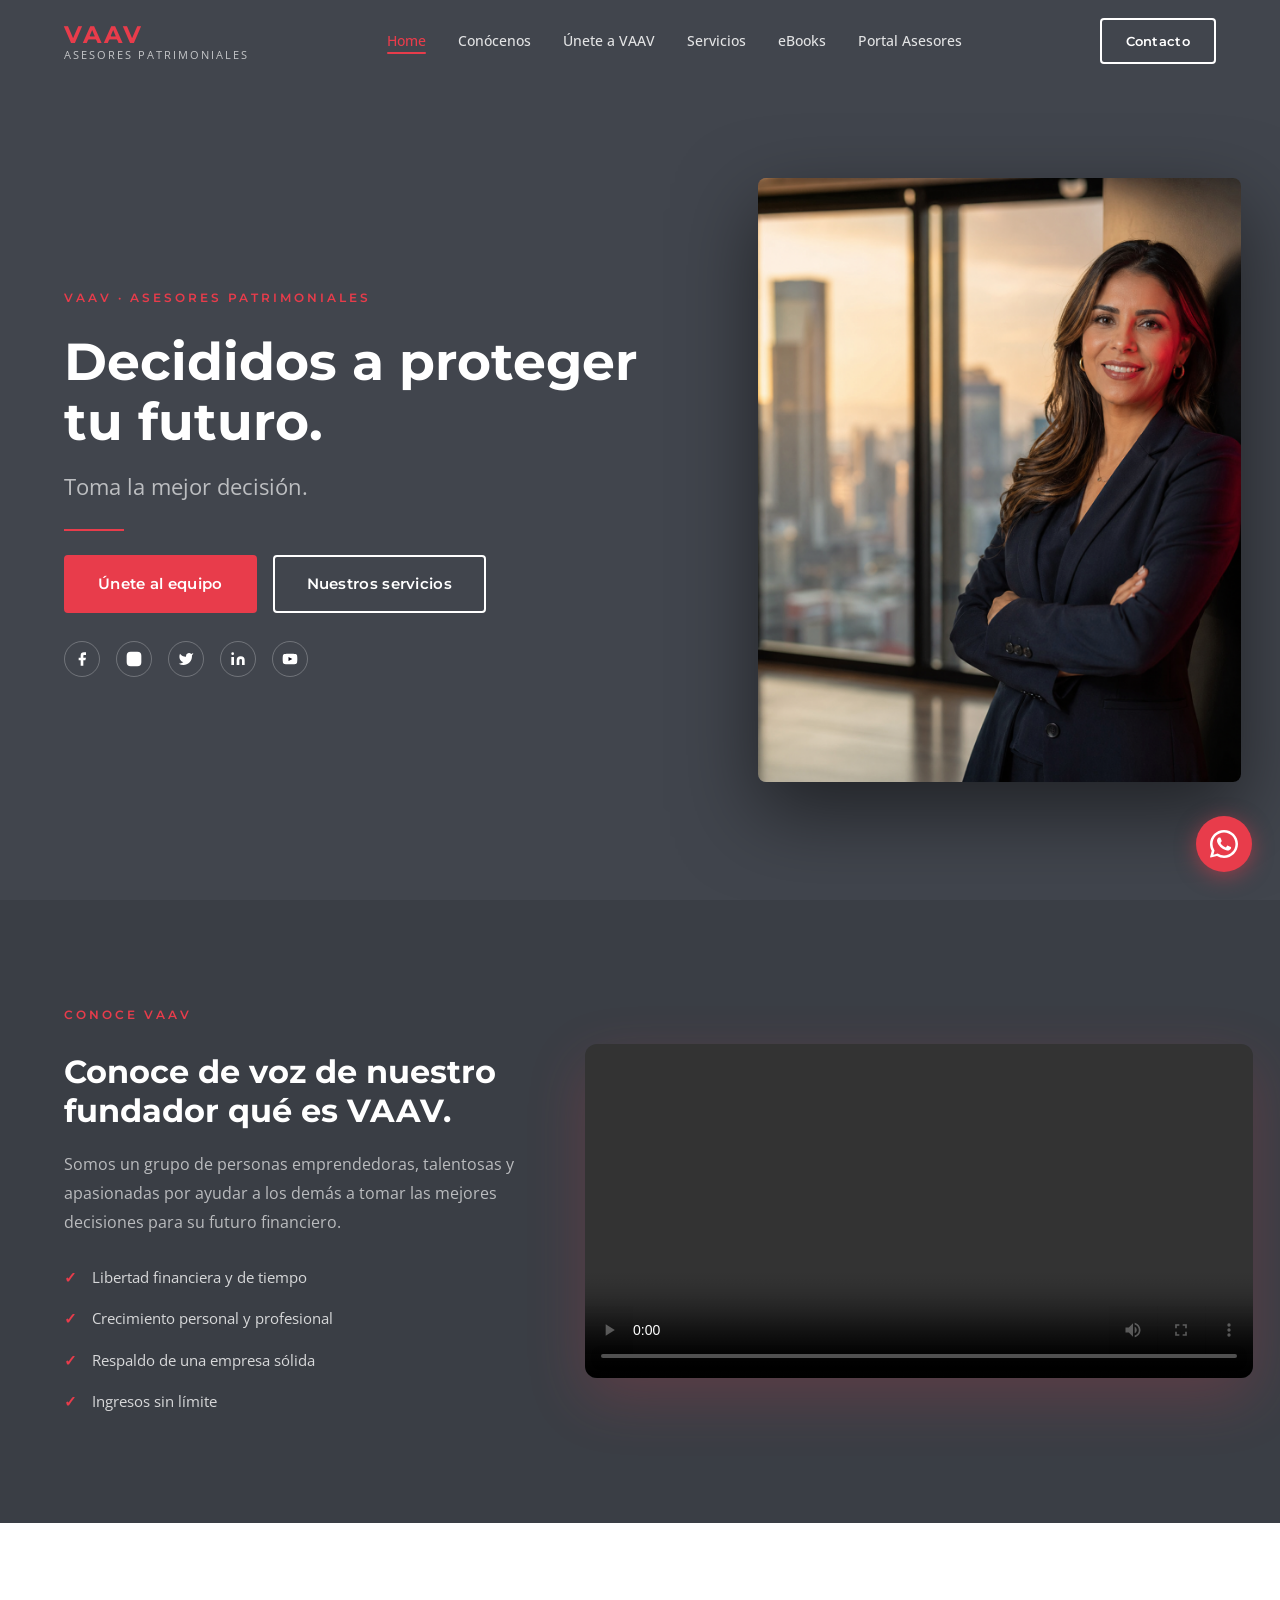
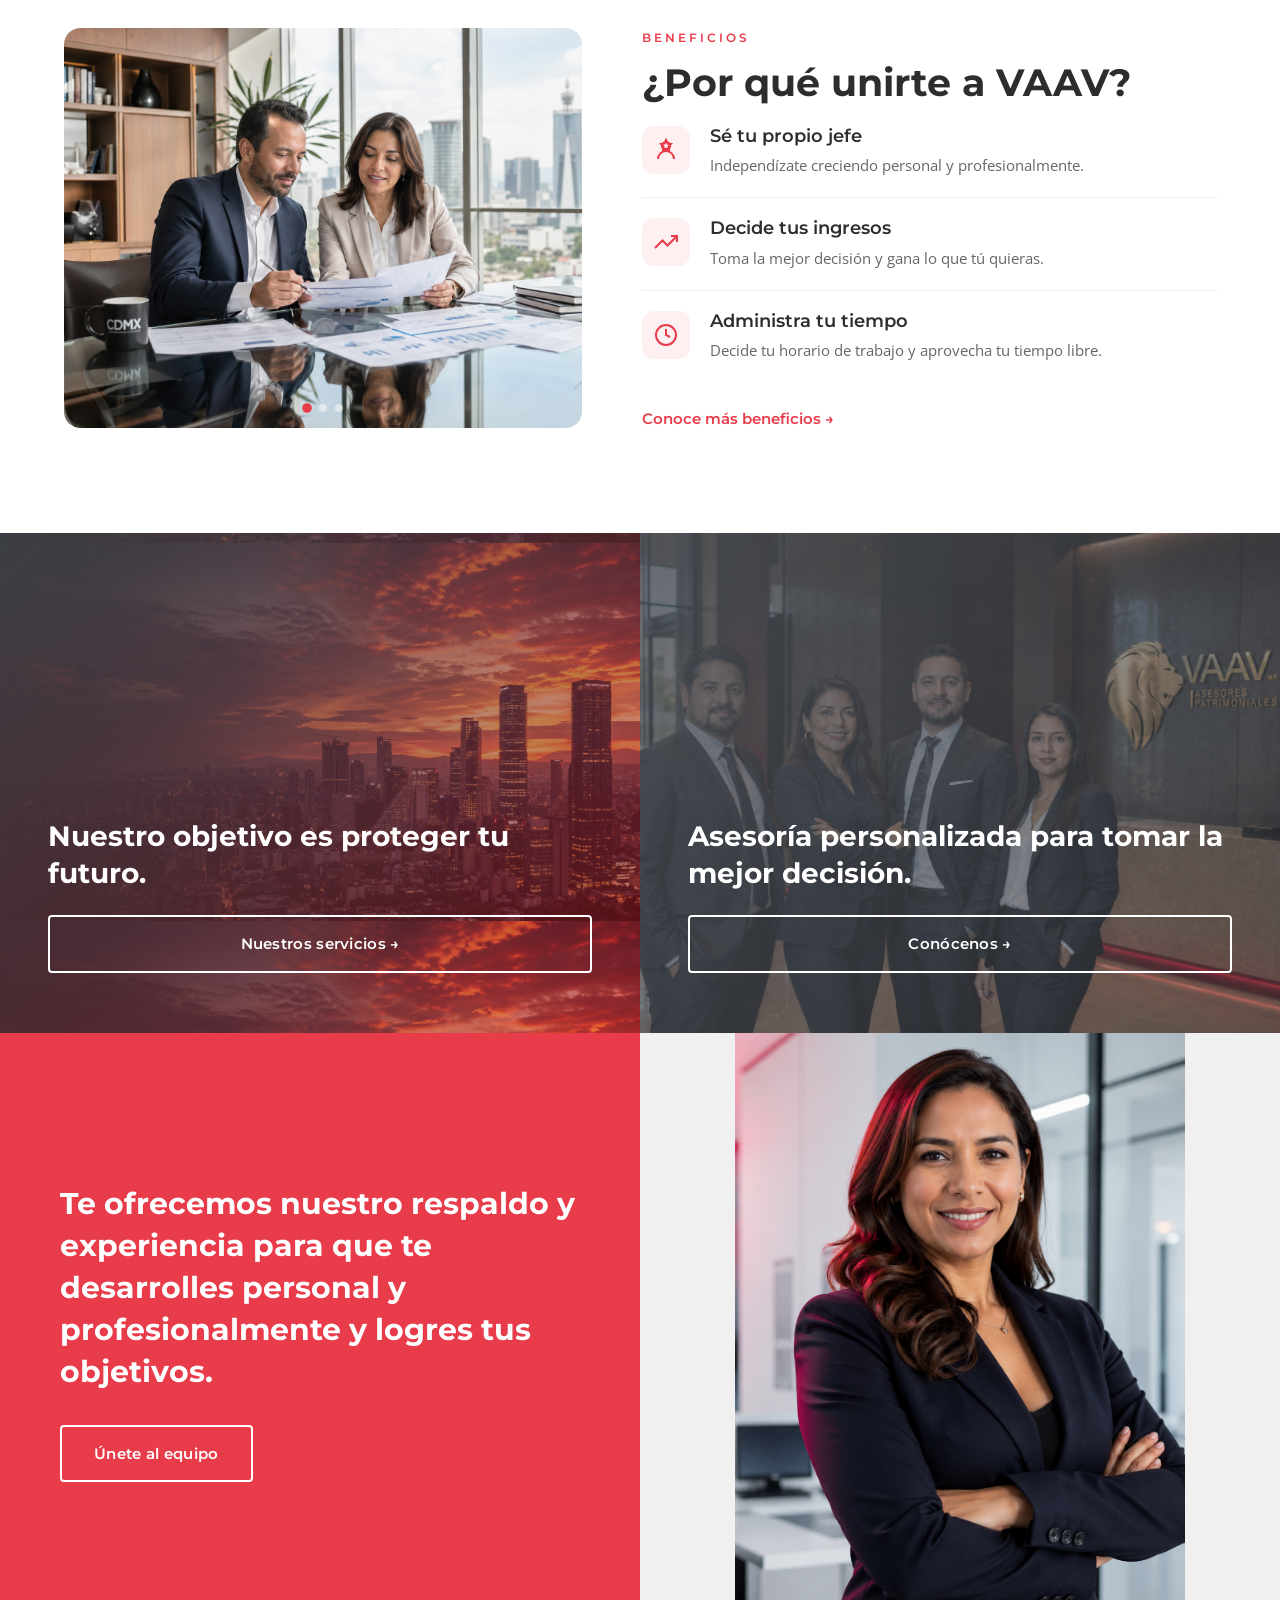
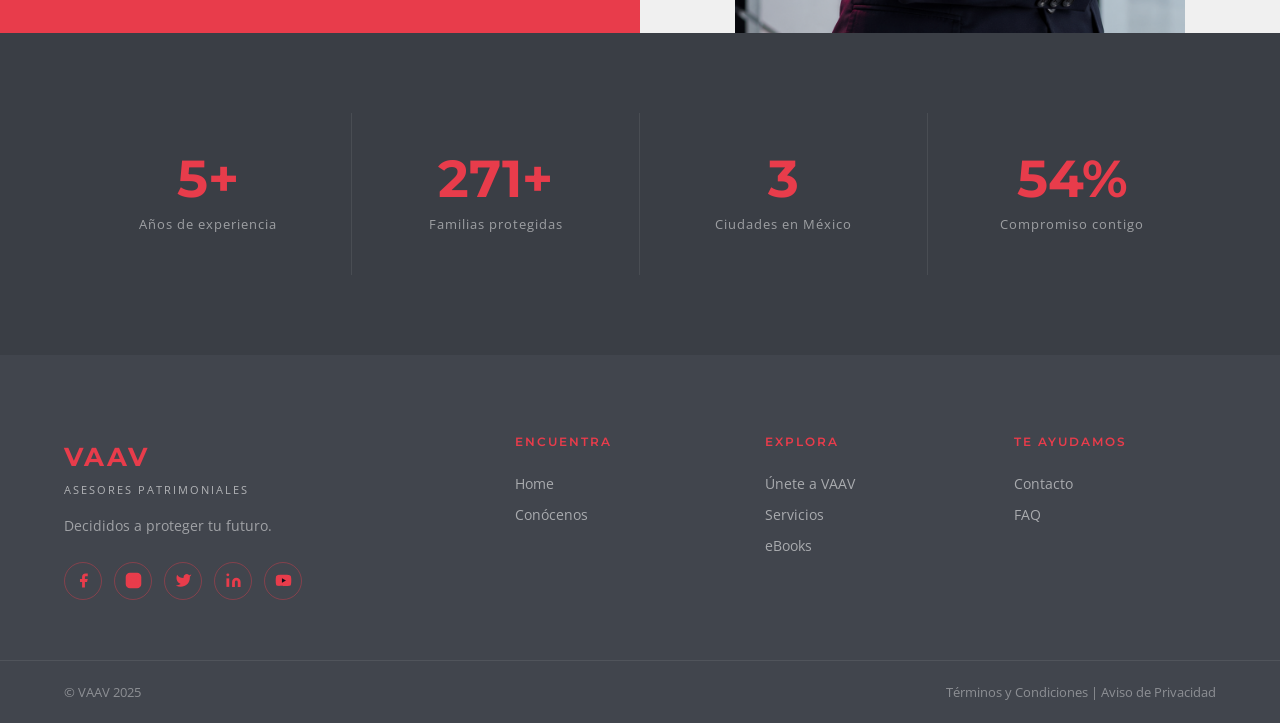
<file: index.html>
<!DOCTYPE html>
<html lang="es">
<head>
  <meta charset="UTF-8">
  <meta name="viewport" content="width=device-width, initial-scale=1.0">
  <title>VAAV Asesores Patrimoniales | Decididos a proteger tu futuro</title>
  <meta name="description" content="VAAV Asesores Patrimoniales te ofrece soluciones de seguros de vida, retiro e inversiones. Únete a nuestro equipo o protege el futuro de tu familia.">
  <meta name="keywords" content="asesores patrimoniales, seguros de vida, retiro, inversiones, VAAV, México">
  <meta property="og:title" content="VAAV Asesores Patrimoniales">
  <meta property="og:description" content="Decididos a proteger tu futuro.">
  <meta property="og:type" content="website">
  <link rel="preconnect" href="https://fonts.googleapis.com">
  <link rel="preconnect" href="https://fonts.gstatic.com" crossorigin>
  <link href="https://fonts.googleapis.com/css2?family=Montserrat:wght@400;500;600;700;800&family=Open+Sans:wght@400;500;600&display=swap" rel="stylesheet">
  <link rel="stylesheet" href="assets/css/global.css">
  <link rel="stylesheet" href="assets/css/nav.css">
  <link rel="stylesheet" href="assets/css/footer.css">
  <link rel="stylesheet" href="assets/css/components.css">
<style>
/* ============================================
   MOBILE FIXES - VAAV
   ============================================ */
@media (max-width: 768px) {
  /* HERO */
  .hero-section { min-height: auto !important; height: auto !important; padding-top: 90px !important; padding-bottom: 40px !important; }
  .hero-content { display: flex !important; flex-direction: column !important; grid-template-columns: unset !important; gap: 24px !important; text-align: center !important; }
  .hero-text { order: 1 !important; }
  .hero-image { order: 2 !important; max-height: 280px !important; overflow: hidden !important; border-radius: 12px !important; }
  .hero-image img { width: 100% !important; height: 280px !important; object-fit: cover !important; object-position: top center !important; }
  .hero-buttons { justify-content: center !important; flex-wrap: wrap !important; gap: 12px !important; }
  .hero-socials { justify-content: center !important; }
  .hero-divider { margin: 16px auto !important; }

  /* VIDEO */
  .video-section { padding: 40px 20px !important; }
  .video-grid { display: flex !important; flex-direction: column !important; grid-template-columns: unset !important; gap: 24px !important; }
  .video-player { order: 1 !important; }
  .video-text { order: 2 !important; }
  .video-wrapper video { width: 100% !important; height: auto !important; aspect-ratio: 16 / 9 !important; border-radius: 12px !important; display: block !important; }
  .video-text h2 { font-size: 22px !important; line-height: 1.3 !important; }
  .check-list li { font-size: 14px !important; }

  /* BENEFICIOS */
  .beneficios-section { padding: 50px 20px !important; }
  .beneficios-grid { display: flex !important; flex-direction: column !important; grid-template-columns: unset !important; gap: 32px !important; }
  .beneficios-slider { display: block !important; order: 2 !important; }
  .beneficios-content { order: 1 !important; }
  .slide img { height: 220px !important; object-fit: cover !important; border-radius: 12px !important; }

  /* CARDS */
  .cards-grid { display: flex !important; flex-direction: column !important; grid-template-columns: unset !important; }
  .card-item { min-height: 500px !important; background-size: 105% !important; background-position: center 8% !important; }
  .card-content { padding: 30px 24px !important; }
  .card-content h2 { font-size: 22px !important; }

  /* BLOQUE EQUIPO */
  .bloque-grid { display: flex !important; flex-direction: column !important; grid-template-columns: unset !important; }
  .bloque-text { order: 2 !important; padding: 48px 24px !important; min-height: auto !important; }
  .bloque-text h2 { font-size: 22px !important; }
  .bloque-image { order: 1 !important; min-height: 420px !important; background-size: contain !important; background-position: top center !important; background-repeat: no-repeat !important; background-color: #f0f0f0 !important; width: 100% !important; }

  /* STATS */
  .stats-section { padding: 50px 20px !important; }
  .stats-grid { grid-template-columns: 1fr 1fr !important; gap: 0 !important; }
  .stat-item { border-right: none !important; border-bottom: 1px solid rgba(255,255,255,0.08) !important; padding: 28px 16px !important; }
  .stat-item:nth-child(odd) { border-right: 1px solid rgba(255,255,255,0.08) !important; }
  .stat-number { font-size: 36px !important; }
  .stat-label { font-size: 12px !important; }

  /* FOOTER */
  #main-footer { padding-top: 48px !important; }
  .footer-grid { display: grid !important; grid-template-columns: 1fr 1fr !important; gap: 24px 16px !important; }
  .footer-brand { grid-column: 1 / -1 !important; }
  .footer-socials { justify-content: flex-start !important; }
  .footer-bottom .container { flex-direction: column !important; gap: 6px !important; text-align: center !important; font-size: 12px !important; }

  /* WHATSAPP */
  .whatsapp-float { bottom: calc(20px + env(safe-area-inset-bottom)) !important; right: 20px !important; width: 48px !important; height: 48px !important; }

  /* OVERFLOW */
  html, body { overflow-x: hidden !important; width: 100% !important; }
  section { overflow: hidden !important; }
}

@media (max-width: 480px) {
  .hero-image { display: none !important; }
  .hero-section { padding-top: 90px !important; padding-bottom: 30px !important; }
  h1 { font-size: clamp(30px, 9vw, 44px) !important; line-height: 1.1 !important; }
}
</style>
</head>
<body>

<!-- NAV -->
<nav id="main-nav">
  <div class="container">
    <a href="index.html" class="nav-logo">
      <span class="logo-vaav">VAAV</span>
      <span class="logo-sub">Asesores Patrimoniales</span>
    </a>
    <ul class="nav-links">
      <li><a href="index.html" class="active">Home</a></li>
      <li><a href="pages/conocenos.html">Conócenos</a></li>
      <li><a href="pages/unete.html">Únete a VAAV</a></li>
      <li><a href="pages/servicios.html">Servicios</a></li>
      <li><a href="pages/ebooks.html">eBooks</a></li>
      <li><a href="pages/asesores.html">Portal Asesores</a></li>
    </ul>
    <a href="pages/contacto.html" class="btn-outline-white nav-cta">Contacto</a>
    <button class="hamburger" aria-label="Abrir menú" aria-expanded="false">
      <span></span><span></span><span></span>
    </button>
  </div>
</nav>

<div class="mobile-menu-overlay"></div>
<div class="mobile-menu">
  <ul>
    <li><a href="index.html">Home</a></li>
    <li><a href="pages/conocenos.html">Conócenos</a></li>
    <li><a href="pages/unete.html">Únete a VAAV</a></li>
    <li><a href="pages/servicios.html">Servicios</a></li>
    <li><a href="pages/ebooks.html">eBooks</a></li>
    <li><a href="pages/asesores.html">Portal Asesores</a></li>
  </ul>
  <a href="pages/contacto.html" class="btn-primary">Contacto</a>
</div>

<!-- HERO -->
<section class="hero-section">
  <canvas id="hero-particles"></canvas>
  <div class="hero-content container">
    <div class="hero-text">
      <span class="section-label animate-on-scroll stagger-1">VAAV · ASESORES PATRIMONIALES</span>
      <h1 class="animate-on-scroll stagger-2">Decididos a proteger <br>tu futuro.</h1>
      <p class="hero-subtitle animate-on-scroll stagger-3">Toma la mejor decisión.</p>
      <div class="hero-divider animate-on-scroll stagger-3"></div>
      <div class="hero-buttons animate-on-scroll stagger-4">
        <a href="pages/unete.html" class="btn-primary">Únete al equipo</a>
        <a href="pages/servicios.html" class="btn-outline-white">Nuestros servicios</a>
      </div>
      <div class="hero-socials animate-on-scroll stagger-5">
        <a href="https://www.facebook.com/VAAVAsesores/" target="_blank" rel="noopener" aria-label="Facebook">
          <svg viewBox="0 0 24 24"><path d="M18 2h-3a5 5 0 00-5 5v3H7v4h3v8h4v-8h3l1-4h-4V7a1 1 0 011-1h3z"/></svg>
        </a>
        <a href="https://www.instagram.com/vaavasesores/" target="_blank" rel="noopener" aria-label="Instagram">
          <svg viewBox="0 0 24 24" fill="none" stroke="#fff" stroke-width="2"><rect x="2" y="2" width="20" height="20" rx="5"/><circle cx="12" cy="12" r="4"/><circle cx="17.5" cy="6.5" r="1" fill="#fff" stroke="none"/></svg>
        </a>
        <a href="https://twitter.com/VAAV_Asesores" target="_blank" rel="noopener" aria-label="Twitter">
          <svg viewBox="0 0 24 24"><path d="M23 3a10.9 10.9 0 01-3.14 1.53 4.48 4.48 0 00-7.86 3v1A10.66 10.66 0 013 4s-4 9 5 13a11.64 11.64 0 01-7 2c9 5 20 0 20-11.5a4.5 4.5 0 00-.08-.83A7.72 7.72 0 0023 3z"/></svg>
        </a>
        <a href="https://www.linkedin.com/company/vaav-asesores/" target="_blank" rel="noopener" aria-label="LinkedIn">
          <svg viewBox="0 0 24 24"><path d="M16 8a6 6 0 016 6v7h-4v-7a2 2 0 00-2-2 2 2 0 00-2 2v7h-4v-7a6 6 0 016-6z"/><rect x="2" y="9" width="4" height="12"/><circle cx="4" cy="4" r="2"/></svg>
        </a>
        <a href="https://www.youtube.com/channel/UCKsOuSeGglWw4KHkIbZyBcA" target="_blank" rel="noopener" aria-label="YouTube">
          <svg viewBox="0 0 24 24"><path d="M22.54 6.42a2.78 2.78 0 00-1.95-1.96C18.88 4 12 4 12 4s-6.88 0-8.59.46A2.78 2.78 0 001.46 6.42 29 29 0 001 12a29 29 0 00.46 5.58 2.78 2.78 0 001.95 1.96C5.12 20 12 20 12 20s6.88 0 8.59-.46a2.78 2.78 0 001.95-1.96A29 29 0 0023 12a29 29 0 00-.46-5.58z"/><polygon points="9.75 15.02 15.5 12 9.75 8.98 9.75 15.02" fill="#0d0d1a"/></svg>
        </a>
      </div>
    </div>
    <div class="hero-image animate-on-scroll stagger-2">
      <img src="assets/Images/hero-banner.png"
           alt="Éxito profesional VAAV Asesores"
           loading="eager"
           style="width:100%; height:100%; object-fit:cover; border-radius:8px;">
    </div>
  </div>
</section>

<!-- VIDEO -->
<section class="video-section">
  <div class="container">
    <div class="video-grid">
      <div class="video-text animate-on-scroll fadeInLeft">
        <span class="section-label">CONOCE VAAV</span>
        <h2>Conoce de voz de nuestro fundador qué es VAAV.</h2>
        <p>Somos un grupo de personas emprendedoras, talentosas y apasionadas por ayudar a los demás a tomar las mejores decisiones para su futuro financiero.</p>
        <ul class="check-list">
          <li>Libertad financiera y de tiempo</li>
          <li>Crecimiento personal y profesional</li>
          <li>Respaldo de una empresa sólida</li>
          <li>Ingresos sin límite</li>
        </ul>
      </div>
      <div class="video-player animate-on-scroll fadeInRight">
        <div class="video-wrapper">
          <video
            controls
            preload="metadata"
            playsinline
            webkit-playsinline
            x5-playsinline
            style="width:100%; border-radius:12px; display:block;">
            <source src="https://assets.cdn.filesafe.space/8Ff7QFVcGLog6t5ykip4/media/69e427ab38381eafa86f0def.mp4" type="video/mp4">
          </video>
        </div>
      </div>
    </div>
  </div>
</section>

<!-- BENEFICIOS -->
<section class="beneficios-section">
  <div class="container">
    <div class="beneficios-grid">
      <div class="beneficios-slider animate-on-scroll fadeInLeft">
        <div class="slider-container">
          <div class="slide active">
            <img src="assets/Images/slider-1.png" alt="Beneficios VAAV 1" loading="lazy">
          </div>
          <div class="slide">
            <img src="assets/Images/slider-2.png" alt="Beneficios VAAV 2" loading="lazy">
          </div>
          <div class="slide">
            <img src="assets/Images/slider-3.png" alt="Beneficios VAAV 3" loading="lazy">
          </div>
          <div class="slider-dots">
            <span class="dot active"></span>
            <span class="dot"></span>
            <span class="dot"></span>
          </div>
        </div>
      </div>
      <div class="beneficios-content animate-on-scroll fadeInRight">
        <span class="section-label">BENEFICIOS</span>
        <h2 style="color:#2d2d2d;">¿Por qué unirte a VAAV?</h2>
        <div class="beneficio-item stagger-1">
          <div class="beneficio-icon">
            <svg viewBox="0 0 24 24"><circle cx="12" cy="8" r="4"/><path d="M12 2l1.5 3.5L17 6l-2.5 2.5L15 12l-3-1.5L9 12l.5-3.5L7 6l3.5-.5L12 2z"/><path d="M20 21a8 8 0 10-16 0"/></svg>
          </div>
          <div>
            <h3>Sé tu propio jefe</h3>
            <p>Independízate creciendo personal y profesionalmente.</p>
          </div>
        </div>
        <div class="beneficio-item stagger-2">
          <div class="beneficio-icon">
            <svg viewBox="0 0 24 24"><polyline points="23 6 13.5 15.5 8.5 10.5 1 18"/><polyline points="17 6 23 6 23 12"/></svg>
          </div>
          <div>
            <h3>Decide tus ingresos</h3>
            <p>Toma la mejor decisión y gana lo que tú quieras.</p>
          </div>
        </div>
        <div class="beneficio-item stagger-3">
          <div class="beneficio-icon">
            <svg viewBox="0 0 24 24"><circle cx="12" cy="12" r="10"/><polyline points="12 6 12 12 16 14"/></svg>
          </div>
          <div>
            <h3>Administra tu tiempo</h3>
            <p>Decide tu horario de trabajo y aprovecha tu tiempo libre.</p>
          </div>
        </div>
        <a href="pages/unete.html" class="link-cta">Conoce más beneficios →</a>
      </div>
    </div>
  </div>
</section>

<!-- DOS CARDS -->
<section class="cards-section">
  <div class="cards-grid">
    <div class="card-item" style="background-image: url('assets/Images/card-servicios.png'); background-size: cover; background-position: center;">
      <div class="card-overlay"></div>
      <div class="card-content animate-on-scroll fadeInLeft">
        <h2>Nuestro objetivo es proteger tu futuro.</h2>
        <a href="pages/servicios.html" class="btn-outline-white">Nuestros servicios →</a>
      </div>
    </div>
    <div class="card-item" style="background-image: url('assets/Images/card-conocenos.png'); background-size: 105%; background-position: center 8%; min-height: 500px;">
      <div class="card-overlay card-overlay-dark"></div>
      <div class="card-content animate-on-scroll fadeInRight">
        <h2>Asesoría personalizada para tomar la mejor decisión.</h2>
        <a href="pages/conocenos.html" class="btn-outline-white">Conócenos →</a>
      </div>
    </div>
  </div>
</section>

<!-- BLOQUE -->
<section class="bloque-section">
  <div class="bloque-grid">
    <div class="bloque-text animate-on-scroll fadeInLeft">
      <div class="bloque-text-inner">
        <h2>Te ofrecemos nuestro respaldo y experiencia para que te desarrolles personal y profesionalmente y logres tus objetivos.</h2>
        <a href="pages/unete.html" class="btn-outline-white">Únete al equipo</a>
      </div>
    </div>
    <div class="bloque-image animate-on-scroll fadeInRight" style="background-image: url('assets/Images/bloque-equipo.png'); background-size: contain; background-repeat: no-repeat; background-position: top center; background-color: #f0f0f0; min-height: 500px;"></div>
  </div>
</section>

<!-- ESTADÍSTICAS -->
<section class="stats-section">
  <div class="container">
    <div class="stats-grid">
      <div class="stat-item">
        <span class="stat-number" data-target="9" data-suffix="+">0+</span>
        <span class="stat-label">Años de experiencia</span>
      </div>
      <div class="stat-item">
        <span class="stat-number" data-target="500" data-suffix="+">0+</span>
        <span class="stat-label">Familias protegidas</span>
      </div>
      <div class="stat-item">
        <span class="stat-number" data-target="5" data-suffix="">0</span>
        <span class="stat-label">Ciudades en México</span>
      </div>
      <div class="stat-item">
        <span class="stat-number" data-target="100" data-suffix="%">0%</span>
        <span class="stat-label">Compromiso contigo</span>
      </div>
    </div>
  </div>
</section>

<!-- FOOTER -->
<footer id="main-footer">
  <canvas id="footer-particles"></canvas>
  <div class="footer-content">
    <div class="container">
      <div class="footer-grid">
        <div class="footer-brand">
          <div class="footer-logo">
            <span class="logo-vaav">VAAV</span>
            <span class="logo-sub">Asesores Patrimoniales</span>
          </div>
          <p class="footer-tagline">Decididos a proteger tu futuro.</p>
          <div class="footer-socials">
            <a href="https://www.facebook.com/VAAVAsesores/" target="_blank" rel="noopener" aria-label="Facebook">
              <svg viewBox="0 0 24 24"><path d="M18 2h-3a5 5 0 00-5 5v3H7v4h3v8h4v-8h3l1-4h-4V7a1 1 0 011-1h3z"/></svg>
            </a>
            <a href="https://www.instagram.com/vaavasesores/" target="_blank" rel="noopener" aria-label="Instagram">
              <svg viewBox="0 0 24 24" fill="none" stroke="#e83c4b" stroke-width="2"><rect x="2" y="2" width="20" height="20" rx="5"/><circle cx="12" cy="12" r="4"/><circle cx="17.5" cy="6.5" r="1" fill="#e83c4b" stroke="none"/></svg>
            </a>
            <a href="https://twitter.com/VAAV_Asesores" target="_blank" rel="noopener" aria-label="Twitter">
              <svg viewBox="0 0 24 24"><path d="M23 3a10.9 10.9 0 01-3.14 1.53 4.48 4.48 0 00-7.86 3v1A10.66 10.66 0 013 4s-4 9 5 13a11.64 11.64 0 01-7 2c9 5 20 0 20-11.5a4.5 4.5 0 00-.08-.83A7.72 7.72 0 0023 3z"/></svg>
            </a>
            <a href="https://www.linkedin.com/company/vaav-asesores/" target="_blank" rel="noopener" aria-label="LinkedIn">
              <svg viewBox="0 0 24 24"><path d="M16 8a6 6 0 016 6v7h-4v-7a2 2 0 00-2-2 2 2 0 00-2 2v7h-4v-7a6 6 0 016-6z"/><rect x="2" y="9" width="4" height="12"/><circle cx="4" cy="4" r="2"/></svg>
            </a>
            <a href="https://www.youtube.com/channel/UCKsOuSeGglWw4KHkIbZyBcA" target="_blank" rel="noopener" aria-label="YouTube">
              <svg viewBox="0 0 24 24"><path d="M22.54 6.42a2.78 2.78 0 00-1.95-1.96C18.88 4 12 4 12 4s-6.88 0-8.59.46A2.78 2.78 0 001.46 6.42 29 29 0 001 12a29 29 0 00.46 5.58 2.78 2.78 0 001.95 1.96C5.12 20 12 20 12 20s6.88 0 8.59-.46a2.78 2.78 0 001.95-1.96A29 29 0 0023 12a29 29 0 00-.46-5.58z"/><polygon points="9.75 15.02 15.5 12 9.75 8.98 9.75 15.02" fill="#0d0d1a"/></svg>
            </a>
          </div>
        </div>
        <div class="footer-col">
          <h4>Encuentra</h4>
          <ul>
            <li><a href="index.html">Home</a></li>
            <li><a href="pages/conocenos.html">Conócenos</a></li>
          </ul>
        </div>
        <div class="footer-col">
          <h4>Explora</h4>
          <ul>
            <li><a href="pages/unete.html">Únete a VAAV</a></li>
            <li><a href="pages/servicios.html">Servicios</a></li>
            <li><a href="pages/ebooks.html">eBooks</a></li>
          </ul>
        </div>
        <div class="footer-col">
          <h4>Te ayudamos</h4>
          <ul>
            <li><a href="pages/contacto.html">Contacto</a></li>
            <li><a href="pages/faq.html">FAQ</a></li>
          </ul>
        </div>
      </div>
    </div>
    <div class="footer-bottom">
      <div class="container">
        <span>© VAAV 2025</span>
        <span>
          <a href="pages/terminos.html">Términos y Condiciones</a> |
          <a href="pages/aviso.html">Aviso de Privacidad</a>
        </span>
      </div>
    </div>
  </div>
</footer>

<script src="assets/js/particles.js"></script>
<script src="assets/js/nav.js"></script>
<script src="assets/js/animations.js"></script>
<script src="assets/js/whatsapp.js"></script>
<script>
  document.addEventListener('DOMContentLoaded', function () {
    var isMobile = window.innerWidth <= 768;
    new VAAVParticles('hero-particles', {
      count: isMobile ? 40 : 120,
      speedMult: isMobile ? 0.6 : 1
    }).init();
    new VAAVParticles('footer-particles', {
      count: isMobile ? 20 : 60,
      speedMult: isMobile ? 0.3 : 0.5
    }).init();
  });
</script>
</body>
</html>
</file>
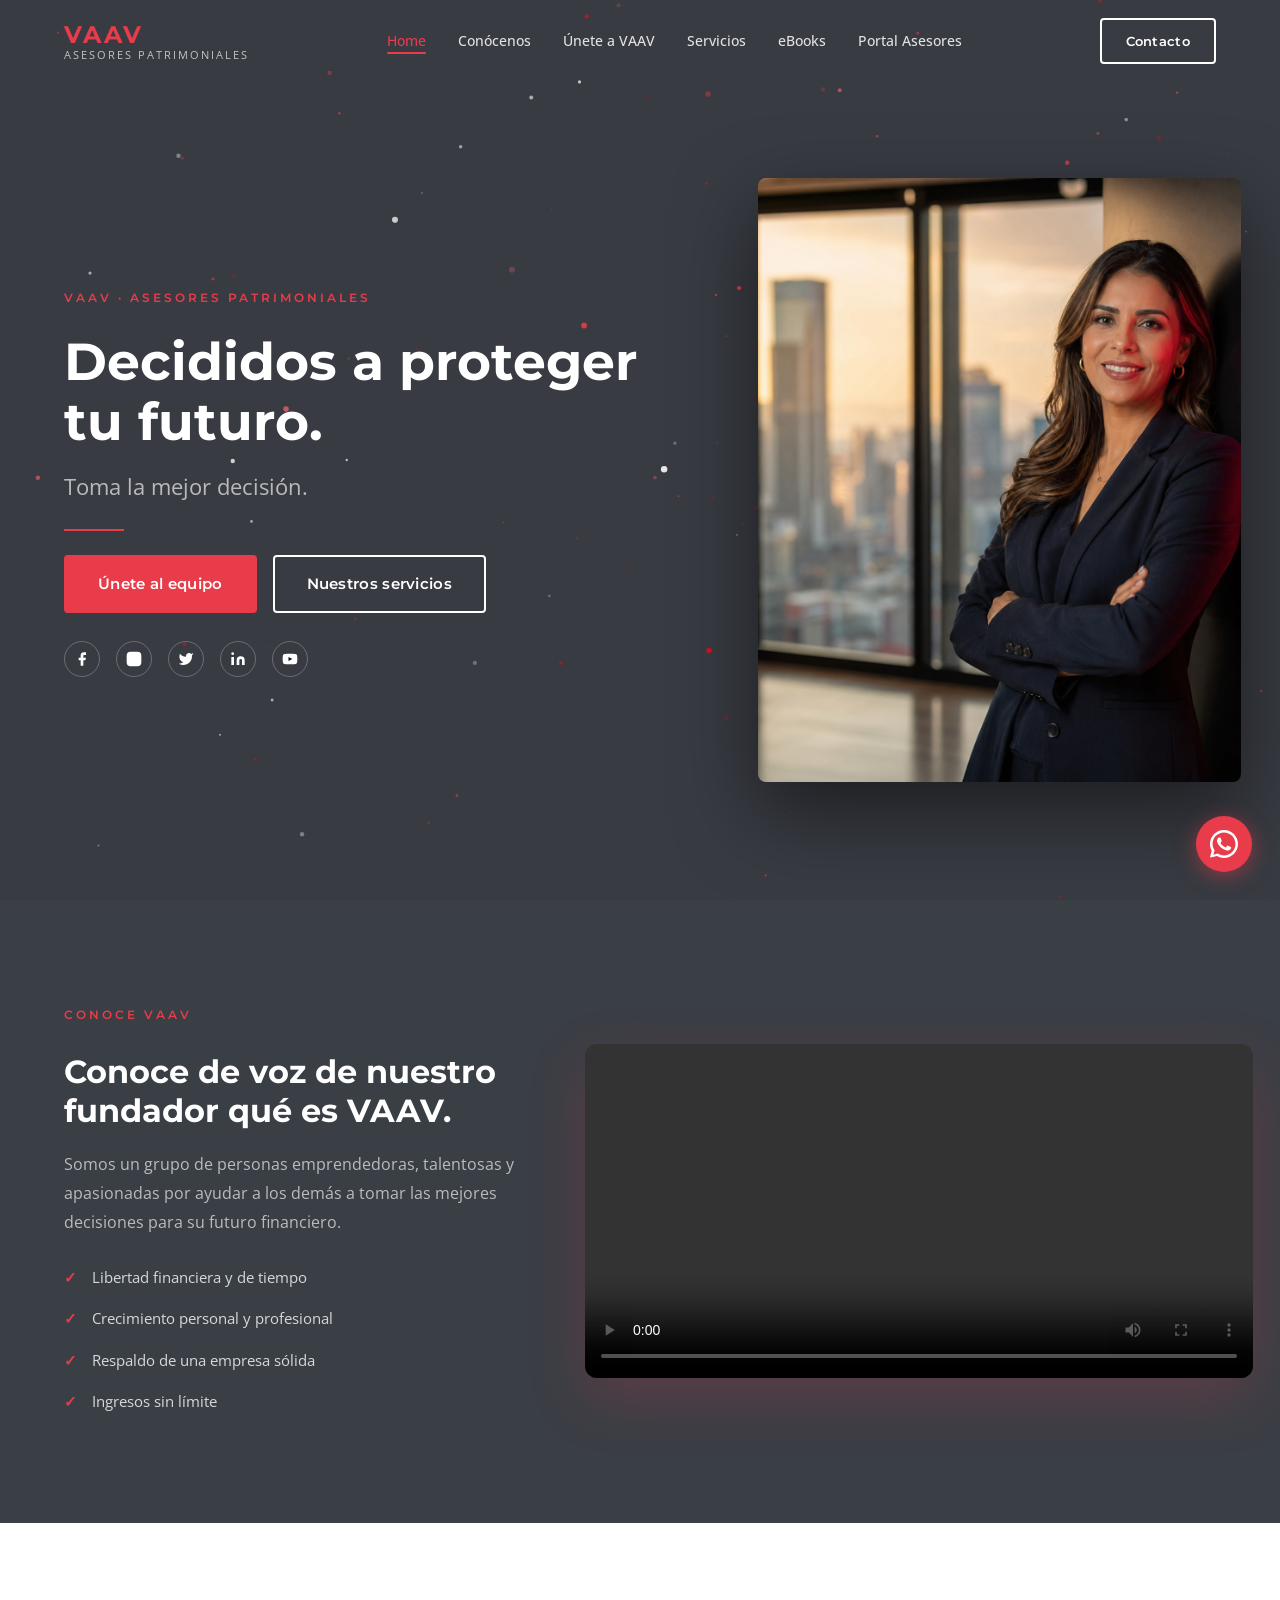
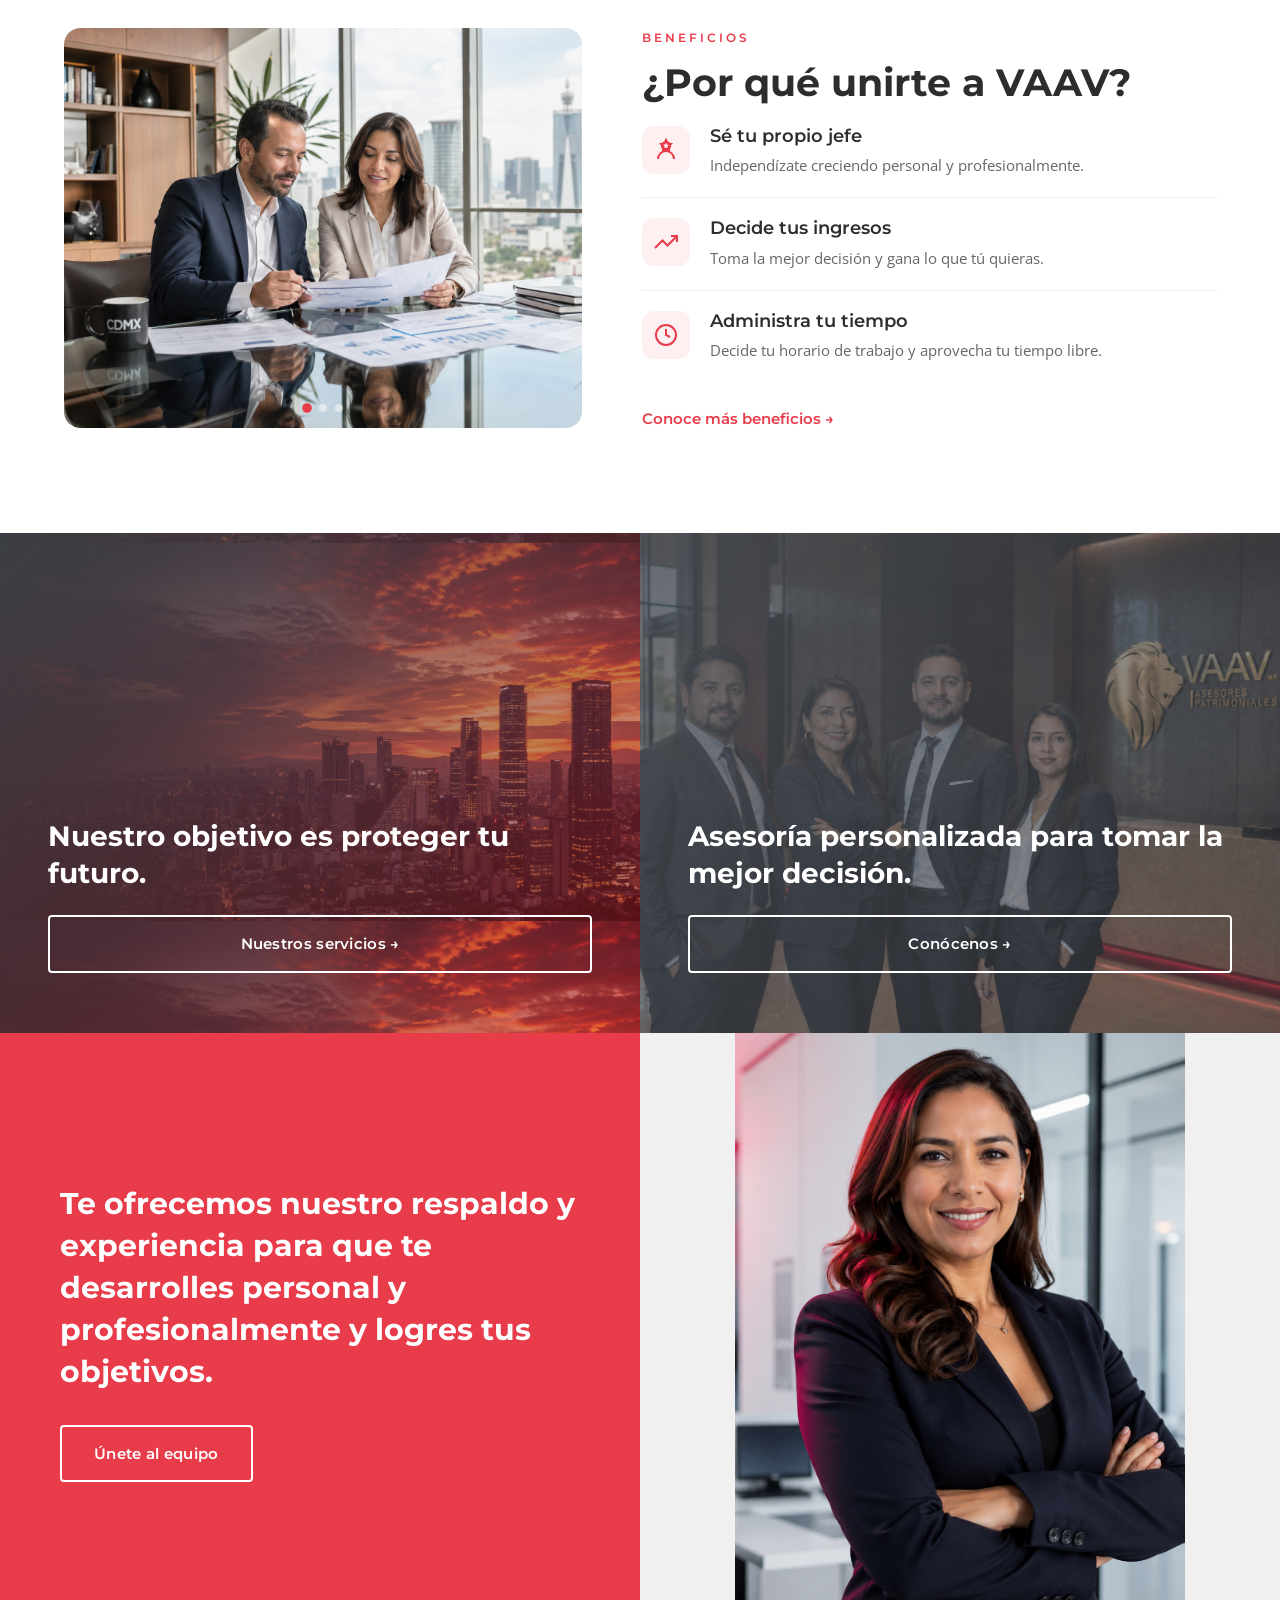
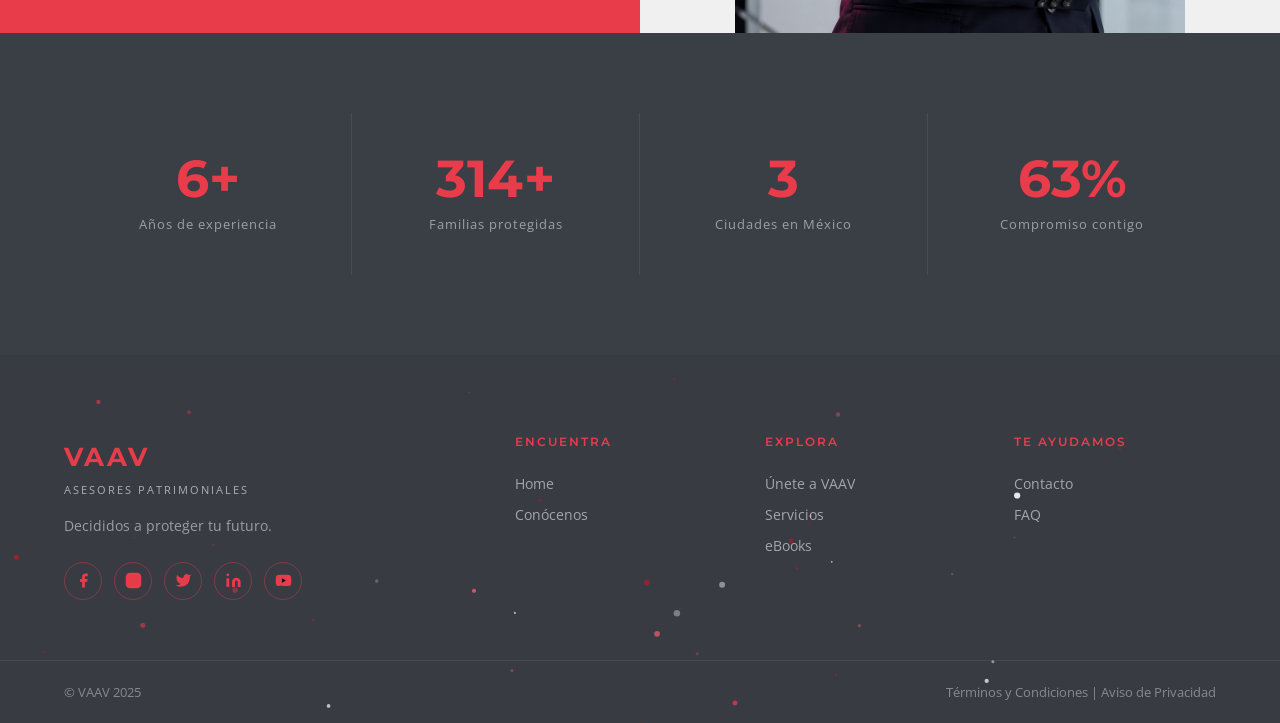
<file: pages/index.html>
<!DOCTYPE html>
<html lang="es">
<head>
  <meta charset="UTF-8">
  <meta name="viewport" content="width=device-width, initial-scale=1.0">
  <title>VAAV Asesores Patrimoniales | Decididos a proteger tu futuro</title>
  <meta name="description" content="VAAV Asesores Patrimoniales te ofrece soluciones de seguros de vida, retiro e inversiones. Únete a nuestro equipo o protege el futuro de tu familia.">
  <meta name="keywords" content="asesores patrimoniales, seguros de vida, retiro, inversiones, VAAV, México">
  <meta property="og:title" content="VAAV Asesores Patrimoniales">
  <meta property="og:description" content="Decididos a proteger tu futuro.">
  <meta property="og:type" content="website">
  <link rel="preconnect" href="https://fonts.googleapis.com">
  <link rel="preconnect" href="https://fonts.gstatic.com" crossorigin>
  <link href="https://fonts.googleapis.com/css2?family=Montserrat:wght@400;500;600;700;800&family=Open+Sans:wght@400;500;600&display=swap" rel="stylesheet">
  <link rel="stylesheet" href="../assets/css/global.css">
  <link rel="stylesheet" href="../assets/css/nav.css">
  <link rel="stylesheet" href="../assets/css/footer.css">
  <link rel="stylesheet" href="../assets/css/components.css">
<style>
/* ============================================
   MOBILE FIXES - VAAV
   ============================================ */
@media (max-width: 768px) {
  /* HERO */
  .hero-section { min-height: auto !important; height: auto !important; padding-top: 90px !important; padding-bottom: 40px !important; }
  .hero-content { display: flex !important; flex-direction: column !important; grid-template-columns: unset !important; gap: 24px !important; text-align: center !important; }
  .hero-text { order: 1 !important; }
  .hero-image { order: 2 !important; max-height: 280px !important; overflow: hidden !important; border-radius: 12px !important; }
  .hero-image img { width: 100% !important; height: 280px !important; object-fit: cover !important; object-position: top center !important; }
  .hero-buttons { justify-content: center !important; flex-wrap: wrap !important; gap: 12px !important; }
  .hero-socials { justify-content: center !important; }
  .hero-divider { margin: 16px auto !important; }

  /* VIDEO */
  .video-section { padding: 40px 20px !important; }
  .video-grid { display: flex !important; flex-direction: column !important; grid-template-columns: unset !important; gap: 24px !important; }
  .video-player { order: 1 !important; }
  .video-text { order: 2 !important; }
  .video-wrapper video { width: 100% !important; height: auto !important; aspect-ratio: 16 / 9 !important; border-radius: 12px !important; display: block !important; }
  .video-text h2 { font-size: 22px !important; line-height: 1.3 !important; }
  .check-list li { font-size: 14px !important; }

  /* BENEFICIOS */
  .beneficios-section { padding: 50px 20px !important; }
  .beneficios-grid { display: flex !important; flex-direction: column !important; grid-template-columns: unset !important; gap: 32px !important; }
  .beneficios-slider { display: block !important; order: 2 !important; }
  .beneficios-content { order: 1 !important; }
  .slide img { height: 220px !important; object-fit: cover !important; border-radius: 12px !important; }

  /* CARDS */
  .cards-grid { display: flex !important; flex-direction: column !important; grid-template-columns: unset !important; }
  .card-item { min-height: 500px !important; background-size: 105% !important; background-position: center 8% !important; }
  .card-content { padding: 30px 24px !important; }
  .card-content h2 { font-size: 22px !important; }

  /* BLOQUE EQUIPO */
  .bloque-grid { display: flex !important; flex-direction: column !important; grid-template-columns: unset !important; }
  .bloque-text { order: 2 !important; padding: 48px 24px !important; min-height: auto !important; }
  .bloque-text h2 { font-size: 22px !important; }
  .bloque-image { order: 1 !important; min-height: 420px !important; background-size: contain !important; background-position: top center !important; background-repeat: no-repeat !important; background-color: #f0f0f0 !important; width: 100% !important; }

  /* STATS */
  .stats-section { padding: 50px 20px !important; }
  .stats-grid { grid-template-columns: 1fr 1fr !important; gap: 0 !important; }
  .stat-item { border-right: none !important; border-bottom: 1px solid rgba(255,255,255,0.08) !important; padding: 28px 16px !important; }
  .stat-item:nth-child(odd) { border-right: 1px solid rgba(255,255,255,0.08) !important; }
  .stat-number { font-size: 36px !important; }
  .stat-label { font-size: 12px !important; }

  /* FOOTER */
  #main-footer { padding-top: 48px !important; }
  .footer-grid { display: grid !important; grid-template-columns: 1fr 1fr !important; gap: 24px 16px !important; }
  .footer-brand { grid-column: 1 / -1 !important; }
  .footer-socials { justify-content: flex-start !important; }
  .footer-bottom .container { flex-direction: column !important; gap: 6px !important; text-align: center !important; font-size: 12px !important; }

  /* WHATSAPP */
  .whatsapp-float { bottom: calc(20px + env(safe-area-inset-bottom)) !important; right: 20px !important; width: 48px !important; height: 48px !important; }

  /* OVERFLOW */
  html, body { overflow-x: hidden !important; width: 100% !important; }
  section { overflow: hidden !important; }
}

@media (max-width: 480px) {
  .hero-image { display: none !important; }
  .hero-section { padding-top: 90px !important; padding-bottom: 30px !important; }
  h1 { font-size: clamp(30px, 9vw, 44px) !important; line-height: 1.1 !important; }
}
</style>
</head>
<body>

<!-- ═══════════════════════════════════════════════════════════
     NAVIGATION
═══════════════════════════════════════════════════════════ -->
<nav id="main-nav">
  <div class="container">
    <a href="index.html" class="nav-logo">
      <span class="logo-vaav">VAAV</span>
      <span class="logo-sub">Asesores Patrimoniales</span>
    </a>
    <ul class="nav-links">
      <li><a href="index.html" class="active">Home</a></li>
      <li><a href="conocenos.html">Conócenos</a></li>
      <li><a href="unete.html">Únete a VAAV</a></li>
      <li><a href="servicios.html">Servicios</a></li>
      <li><a href="ebooks.html">eBooks</a></li>
      <li><a href="asesores.html">Portal Asesores</a></li>
    </ul>
    <a href="contacto.html" class="btn-outline-white nav-cta">Contacto</a>
    <button class="hamburger" aria-label="Abrir menú" aria-expanded="false">
      <span></span><span></span><span></span>
    </button>
  </div>
</nav>

<!-- Mobile Menu -->
<div class="mobile-menu-overlay"></div>
<div class="mobile-menu">
  <ul>
    <li><a href="index.html">Home</a></li>
    <li><a href="conocenos.html">Conócenos</a></li>
    <li><a href="unete.html">Únete a VAAV</a></li>
    <li><a href="servicios.html">Servicios</a></li>
    <li><a href="ebooks.html">eBooks</a></li>
    <li><a href="asesores.html">Portal Asesores</a></li>
  </ul>
  <a href="contacto.html" class="btn-primary">Contacto</a>
</div>

<!-- ═══════════════════════════════════════════════════════════
     HERO
═══════════════════════════════════════════════════════════ -->
<section class="hero-section">
  <canvas id="hero-particles"></canvas>
  <div class="hero-content container">
    <div class="hero-text">
      <span class="section-label animate-on-scroll stagger-1">VAAV · ASESORES PATRIMONIALES</span>
      <h1 class="animate-on-scroll stagger-2">Decididos a proteger <br>tu futuro.</h1>
      <p class="hero-subtitle animate-on-scroll stagger-3">Toma la mejor decisión.</p>
      <div class="hero-divider animate-on-scroll stagger-3"></div>
      <div class="hero-buttons animate-on-scroll stagger-4">
        <a href="unete.html" class="btn-primary">Únete al equipo</a>
        <a href="servicios.html" class="btn-outline-white">Nuestros servicios</a>
      </div>
      <div class="hero-socials animate-on-scroll stagger-5">
        <a href="https://www.facebook.com/VAAVAsesores/" target="_blank" rel="noopener" aria-label="Facebook">
          <svg viewBox="0 0 24 24"><path d="M18 2h-3a5 5 0 00-5 5v3H7v4h3v8h4v-8h3l1-4h-4V7a1 1 0 011-1h3z"/></svg>
        </a>
        <a href="https://www.instagram.com/vaavasesores/" target="_blank" rel="noopener" aria-label="Instagram">
          <svg viewBox="0 0 24 24" fill="none" stroke="#fff" stroke-width="2"><rect x="2" y="2" width="20" height="20" rx="5"/><circle cx="12" cy="12" r="4"/><circle cx="17.5" cy="6.5" r="1" fill="#fff" stroke="none"/></svg>
        </a>
        <a href="https://twitter.com/VAAV_Asesores" target="_blank" rel="noopener" aria-label="Twitter">
          <svg viewBox="0 0 24 24"><path d="M23 3a10.9 10.9 0 01-3.14 1.53 4.48 4.48 0 00-7.86 3v1A10.66 10.66 0 013 4s-4 9 5 13a11.64 11.64 0 01-7 2c9 5 20 0 20-11.5a4.5 4.5 0 00-.08-.83A7.72 7.72 0 0023 3z"/></svg>
        </a>
        <a href="https://www.linkedin.com/company/vaav-asesores/" target="_blank" rel="noopener" aria-label="LinkedIn">
          <svg viewBox="0 0 24 24"><path d="M16 8a6 6 0 016 6v7h-4v-7a2 2 0 00-2-2 2 2 0 00-2 2v7h-4v-7a6 6 0 016-6z"/><rect x="2" y="9" width="4" height="12"/><circle cx="4" cy="4" r="2"/></svg>
        </a>
        <a href="https://www.youtube.com/channel/UCKsOuSeGglWw4KHkIbZyBcA" target="_blank" rel="noopener" aria-label="YouTube">
          <svg viewBox="0 0 24 24"><path d="M22.54 6.42a2.78 2.78 0 00-1.95-1.96C18.88 4 12 4 12 4s-6.88 0-8.59.46A2.78 2.78 0 001.46 6.42 29 29 0 001 12a29 29 0 00.46 5.58 2.78 2.78 0 001.95 1.96C5.12 20 12 20 12 20s6.88 0 8.59-.46a2.78 2.78 0 001.95-1.96A29 29 0 0023 12a29 29 0 00-.46-5.58z"/><polygon points="9.75 15.02 15.5 12 9.75 8.98 9.75 15.02" fill="#0d0d1a"/></svg>
        </a>
      </div>
    </div>
    <div class="hero-image animate-on-scroll stagger-2">
      <img src="../assets/Images/hero-banner.png"
           alt="Éxito profesional VAAV Asesores"
           loading="eager"
           style="width:100%; height:100%; object-fit:cover; border-radius:8px;">
    </div>
  </div>
</section>

<!-- ═══════════════════════════════════════════════════════════
     VIDEO
═══════════════════════════════════════════════════════════ -->
<section class="video-section">
  <div class="container">
    <div class="video-grid">
      <div class="video-text animate-on-scroll fadeInLeft">
        <span class="section-label">CONOCE VAAV</span>
        <h2>Conoce de voz de nuestro fundador qué es VAAV.</h2>
        <p>Somos un grupo de personas emprendedoras, talentosas y apasionadas por ayudar a los demás a tomar las mejores decisiones para su futuro financiero.</p>
        <ul class="check-list">
          <li>Libertad financiera y de tiempo</li>
          <li>Crecimiento personal y profesional</li>
          <li>Respaldo de una empresa sólida</li>
          <li>Ingresos sin límite</li>
        </ul>
      </div>
      <div class="video-player animate-on-scroll fadeInRight">
        <div class="video-wrapper">
          <video
            controls
            preload="metadata"
            playsinline
            webkit-playsinline
            x5-playsinline
            style="width:100%; border-radius:12px; display:block;">
            <source src="https://assets.cdn.filesafe.space/8Ff7QFVcGLog6t5ykip4/media/69e427ab38381eafa86f0def.mp4" type="video/mp4">
          </video>
        </div>
      </div>
    </div>
  </div>
</section>

<!-- ═══════════════════════════════════════════════════════════
     BENEFICIOS
═══════════════════════════════════════════════════════════ -->
<section class="beneficios-section">
  <div class="container">
    <div class="beneficios-grid">
      <div class="beneficios-slider animate-on-scroll fadeInLeft">
        <div class="slider-container">
          <div class="slide active">
            <img src="../assets/Images/slider-1.png" alt="Beneficios VAAV 1" loading="lazy">
          </div>
          <div class="slide">
            <img src="../assets/Images/slider-2.png" alt="Beneficios VAAV 2" loading="lazy">
          </div>
          <div class="slide">
            <img src="../assets/Images/slider-3.png" alt="Beneficios VAAV 3" loading="lazy">
          </div>
          <div class="slider-dots">
            <span class="dot active"></span>
            <span class="dot"></span>
            <span class="dot"></span>
          </div>
        </div>
      </div>
      <div class="beneficios-content animate-on-scroll fadeInRight">
        <span class="section-label">BENEFICIOS</span>
        <h2 style="color:#2d2d2d;">¿Por qué unirte a VAAV?</h2>

        <div class="beneficio-item stagger-1">
          <div class="beneficio-icon">
            <svg viewBox="0 0 24 24"><circle cx="12" cy="8" r="4"/><path d="M12 2l1.5 3.5L17 6l-2.5 2.5L15 12l-3-1.5L9 12l.5-3.5L7 6l3.5-.5L12 2z"/><path d="M20 21a8 8 0 10-16 0"/></svg>
          </div>
          <div>
            <h3>Sé tu propio jefe</h3>
            <p>Independízate creciendo personal y profesionalmente.</p>
          </div>
        </div>

        <div class="beneficio-item stagger-2">
          <div class="beneficio-icon">
            <svg viewBox="0 0 24 24"><polyline points="23 6 13.5 15.5 8.5 10.5 1 18"/><polyline points="17 6 23 6 23 12"/></svg>
          </div>
          <div>
            <h3>Decide tus ingresos</h3>
            <p>Toma la mejor decisión y gana lo que tú quieras.</p>
          </div>
        </div>

        <div class="beneficio-item stagger-3">
          <div class="beneficio-icon">
            <svg viewBox="0 0 24 24"><circle cx="12" cy="12" r="10"/><polyline points="12 6 12 12 16 14"/></svg>
          </div>
          <div>
            <h3>Administra tu tiempo</h3>
            <p>Decide tu horario de trabajo y aprovecha tu tiempo libre.</p>
          </div>
        </div>

        <a href="unete.html" class="link-cta">Conoce más beneficios →</a>
      </div>
    </div>
  </div>
</section>

<!-- ═══════════════════════════════════════════════════════════
     DOS CARDS
═══════════════════════════════════════════════════════════ -->
<section class="cards-section">
  <div class="cards-grid">
    <div class="card-item" style="background-image: url('../assets/Images/card-servicios.png'); background-size: cover; background-position: center;">
      <div class="card-overlay"></div>
      <div class="card-content animate-on-scroll fadeInLeft">
        <h2>Nuestro objetivo es proteger tu futuro.</h2>
        <a href="servicios.html" class="btn-outline-white">Nuestros servicios →</a>
      </div>
    </div>
    <div class="card-item" style="background-image: url('../assets/Images/card-conocenos.png'); background-size: 105%; background-position: center 8%; min-height: 500px;">
      <div class="card-overlay card-overlay-dark"></div>
      <div class="card-content animate-on-scroll fadeInRight">
        <h2>Asesoría personalizada para tomar la mejor decisión.</h2>
        <a href="conocenos.html" class="btn-outline-white">Conócenos →</a>
      </div>
    </div>
  </div>
</section>

<!-- ═══════════════════════════════════════════════════════════
     BLOQUE TEXTO + IMAGEN
═══════════════════════════════════════════════════════════ -->
<section class="bloque-section">
  <div class="bloque-grid">
    <div class="bloque-text animate-on-scroll fadeInLeft">
      <div class="bloque-text-inner">
        <h2>Te ofrecemos nuestro respaldo y experiencia para que te desarrolles personal y profesionalmente y logres tus objetivos.</h2>
        <a href="unete.html" class="btn-outline-white">Únete al equipo</a>
      </div>
    </div>
    <div class="bloque-image animate-on-scroll fadeInRight" style="background-image: url('../assets/Images/bloque-equipo.png'); background-size: contain; background-repeat: no-repeat; background-position: top center; background-color: #f0f0f0; min-height: 500px;"></div>
  </div>
</section>

<!-- ═══════════════════════════════════════════════════════════
     ESTADÍSTICAS
═══════════════════════════════════════════════════════════ -->
<section class="stats-section">
  <div class="container">
    <div class="stats-grid">
      <div class="stat-item">
        <span class="stat-number" data-target="9" data-suffix="+">0+</span>
        <span class="stat-label">Años de experiencia</span>
      </div>
      <div class="stat-item">
        <span class="stat-number" data-target="500" data-suffix="+">0+</span>
        <span class="stat-label">Familias protegidas</span>
      </div>
      <div class="stat-item">
        <span class="stat-number" data-target="5" data-suffix="">0</span>
        <span class="stat-label">Ciudades en México</span>
      </div>
      <div class="stat-item">
        <span class="stat-number" data-target="100" data-suffix="%">0%</span>
        <span class="stat-label">Compromiso contigo</span>
      </div>
    </div>
  </div>
</section>

<!-- ═══════════════════════════════════════════════════════════
     FOOTER
═══════════════════════════════════════════════════════════ -->
<footer id="main-footer">
  <canvas id="footer-particles"></canvas>
  <div class="footer-content">
    <div class="container">
      <div class="footer-grid">
        <div class="footer-brand">
          <div class="footer-logo">
            <span class="logo-vaav">VAAV</span>
            <span class="logo-sub">Asesores Patrimoniales</span>
          </div>
          <p class="footer-tagline">Decididos a proteger tu futuro.</p>
          <div class="footer-socials">
            <a href="https://www.facebook.com/VAAVAsesores/" target="_blank" rel="noopener" aria-label="Facebook">
              <svg viewBox="0 0 24 24"><path d="M18 2h-3a5 5 0 00-5 5v3H7v4h3v8h4v-8h3l1-4h-4V7a1 1 0 011-1h3z"/></svg>
            </a>
            <a href="https://www.instagram.com/vaavasesores/" target="_blank" rel="noopener" aria-label="Instagram">
              <svg viewBox="0 0 24 24" fill="none" stroke="#e83c4b" stroke-width="2"><rect x="2" y="2" width="20" height="20" rx="5"/><circle cx="12" cy="12" r="4"/><circle cx="17.5" cy="6.5" r="1" fill="#e83c4b" stroke="none"/></svg>
            </a>
            <a href="https://twitter.com/VAAV_Asesores" target="_blank" rel="noopener" aria-label="Twitter">
              <svg viewBox="0 0 24 24"><path d="M23 3a10.9 10.9 0 01-3.14 1.53 4.48 4.48 0 00-7.86 3v1A10.66 10.66 0 013 4s-4 9 5 13a11.64 11.64 0 01-7 2c9 5 20 0 20-11.5a4.5 4.5 0 00-.08-.83A7.72 7.72 0 0023 3z"/></svg>
            </a>
            <a href="https://www.linkedin.com/company/vaav-asesores/" target="_blank" rel="noopener" aria-label="LinkedIn">
              <svg viewBox="0 0 24 24"><path d="M16 8a6 6 0 016 6v7h-4v-7a2 2 0 00-2-2 2 2 0 00-2 2v7h-4v-7a6 6 0 016-6z"/><rect x="2" y="9" width="4" height="12"/><circle cx="4" cy="4" r="2"/></svg>
            </a>
            <a href="https://www.youtube.com/channel/UCKsOuSeGglWw4KHkIbZyBcA" target="_blank" rel="noopener" aria-label="YouTube">
              <svg viewBox="0 0 24 24"><path d="M22.54 6.42a2.78 2.78 0 00-1.95-1.96C18.88 4 12 4 12 4s-6.88 0-8.59.46A2.78 2.78 0 001.46 6.42 29 29 0 001 12a29 29 0 00.46 5.58 2.78 2.78 0 001.95 1.96C5.12 20 12 20 12 20s6.88 0 8.59-.46a2.78 2.78 0 001.95-1.96A29 29 0 0023 12a29 29 0 00-.46-5.58z"/><polygon points="9.75 15.02 15.5 12 9.75 8.98 9.75 15.02" fill="#0d0d1a"/></svg>
            </a>
          </div>
        </div>
        <div class="footer-col">
          <h4>Encuentra</h4>
          <ul>
            <li><a href="index.html">Home</a></li>
            <li><a href="conocenos.html">Conócenos</a></li>
          </ul>
        </div>
        <div class="footer-col">
          <h4>Explora</h4>
          <ul>
            <li><a href="unete.html">Únete a VAAV</a></li>
            <li><a href="servicios.html">Servicios</a></li>
            <li><a href="ebooks.html">eBooks</a></li>
          </ul>
        </div>
        <div class="footer-col">
          <h4>Te ayudamos</h4>
          <ul>
            <li><a href="contacto.html">Contacto</a></li>
            <li><a href="faq.html">FAQ</a></li>
          </ul>
        </div>
      </div>
    </div>
    <div class="footer-bottom">
      <div class="container">
        <span>© VAAV 2025</span>
        <span>
          <a href="terminos.html">Términos y Condiciones</a> |
          <a href="aviso.html">Aviso de Privacidad</a>
        </span>
      </div>
    </div>
  </div>
</footer>

<script src="../assets/js/particles.js"></script>
<script src="../assets/js/nav.js"></script>
<script src="../assets/js/animations.js"></script>
<script src="../assets/js/whatsapp.js"></script>
<script>
  document.addEventListener('DOMContentLoaded', function () {
    var isMobile = window.innerWidth <= 768;
    new VAAVParticles('hero-particles', {
      count: isMobile ? 40 : 120,
      speedMult: isMobile ? 0.6 : 1
    }).init();
    new VAAVParticles('footer-particles', {
      count: isMobile ? 20 : 60,
      speedMult: isMobile ? 0.3 : 0.5
    }).init();
  });
</script>
</body>
</html>
</file>
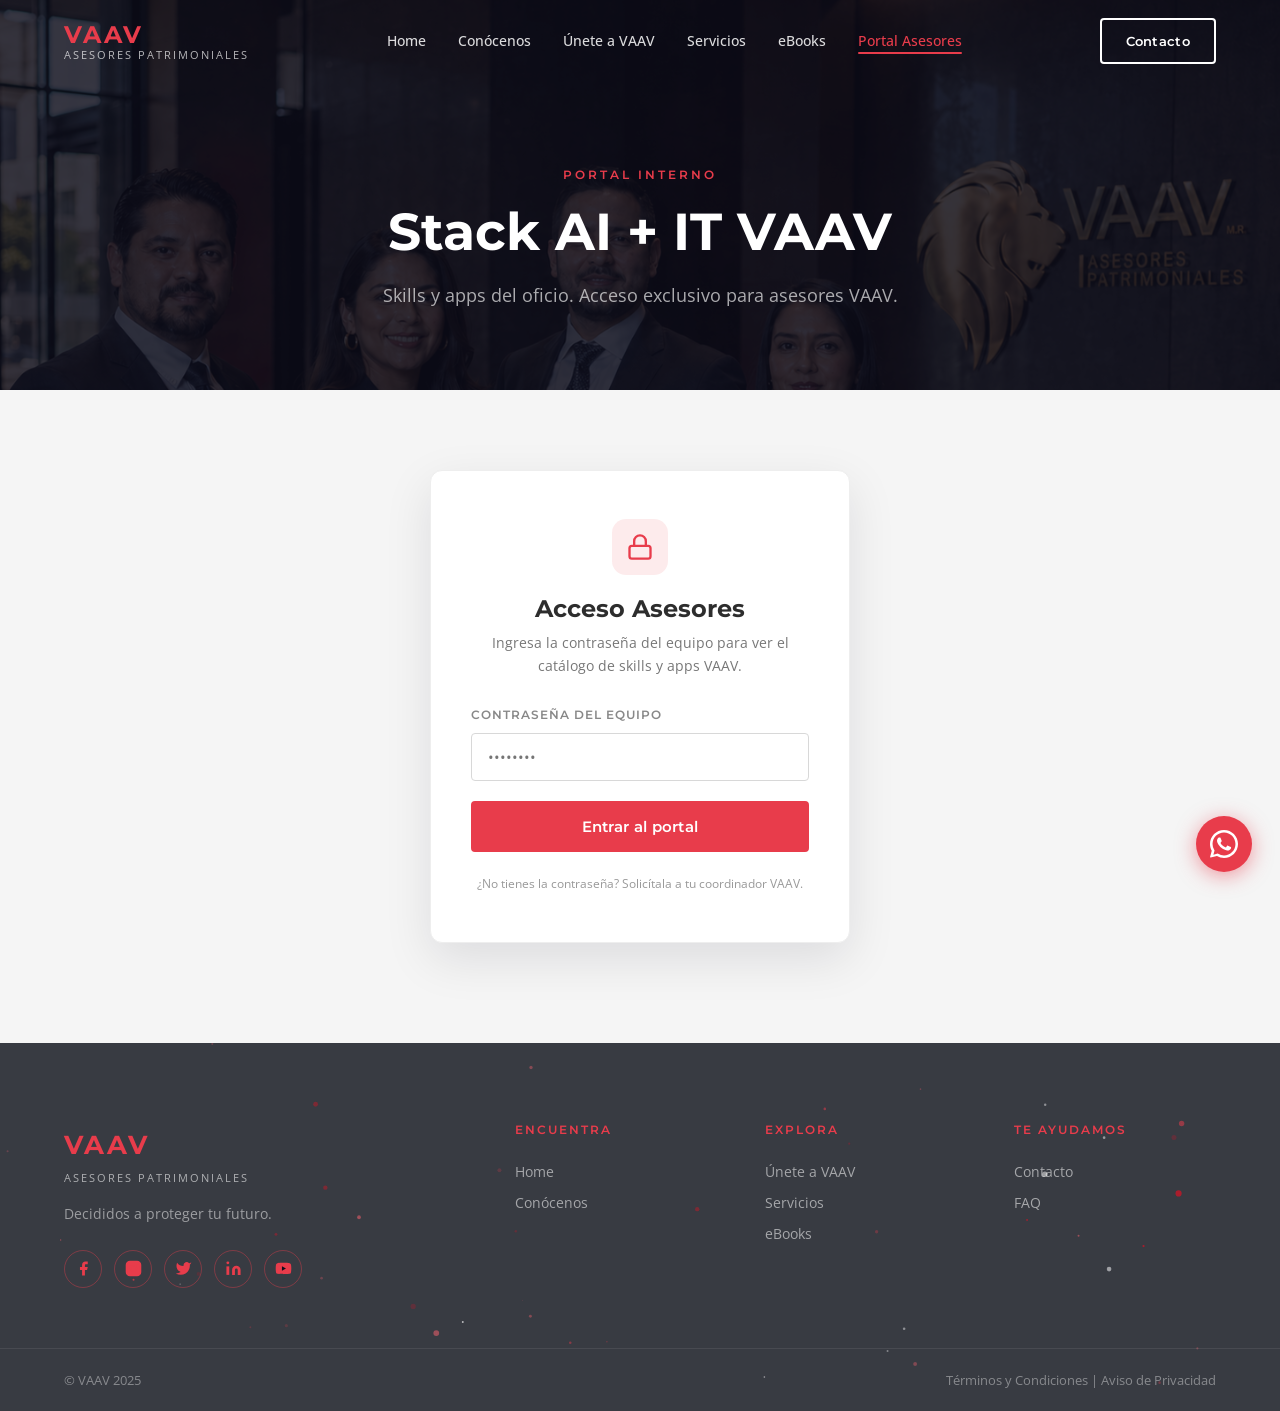
<file: pages/asesores.html>
<!DOCTYPE html>
<html lang="es">

<head>
  <meta charset="UTF-8">
  <meta name="viewport" content="width=device-width, initial-scale=1.0">
  <title>Portal Asesores | VAAV Asesores Patrimoniales</title>
  <meta name="description"
    content="Portal interno para asesores VAAV. Accede al catálogo de skills y apps del stack AI + IT de VAAV Asesores Patrimoniales.">
  <meta name="robots" content="noindex, nofollow">
  <meta property="og:title" content="Portal Asesores | VAAV Asesores Patrimoniales">
  <link rel="preconnect" href="https://fonts.googleapis.com">
  <link rel="preconnect" href="https://fonts.gstatic.com" crossorigin>
  <link
    href="https://fonts.googleapis.com/css2?family=Montserrat:wght@400;500;600;700;800&family=Open+Sans:wght@400;500;600&display=swap"
    rel="stylesheet">
  <link rel="stylesheet" href="../assets/css/global.css">
  <link rel="stylesheet" href="../assets/css/nav.css">
  <link rel="stylesheet" href="../assets/css/footer.css">
  <link rel="stylesheet" href="../assets/css/components.css">
  <style>
    /* ============================================================
       PORTAL ASESORES — estilos propios de esta página
       Reutiliza el sistema de diseño VAAV (global.css)
       ============================================================ */

    /* ── Hero pequeño (igual patrón que conocenos.html) ── */
    .page-hero {
      position: relative;
      background-image: url('../assets/Images/card-conocenos.png');
      background-size: cover;
      background-position: center 8%;
      padding: 160px 0 80px;
      text-align: center;
      overflow: hidden;
    }

    .page-hero::before {
      content: '';
      position: absolute;
      inset: 0;
      background: rgba(13, 13, 26, 0.82);
    }

    .page-hero .container {
      position: relative;
      z-index: 1;
    }

    .page-hero .section-label {
      margin-bottom: 16px;
    }

    .page-hero h1 {
      color: #fff;
      margin-bottom: 16px;
    }

    .page-hero p {
      color: rgba(255, 255, 255, 0.65);
      font-size: 18px;
      max-width: 520px;
      margin: 0 auto;
    }

    /* ── Sección portal (contiene login O dashboard) ── */
    .portal-section {
      padding: 80px 0 100px;
      background: var(--color-bg-light);
      min-height: 60vh;
    }

    /* ===== ESTADO 1: LOGIN ===== */
    .login-wrap {
      max-width: 420px;
      margin: 0 auto;
    }

    .login-card {
      background: #fff;
      border: 1px solid #eee;
      border-radius: var(--radius-lg);
      padding: 48px 40px;
      box-shadow: 0 16px 48px rgba(13, 13, 26, 0.10);
      text-align: center;
    }

    .login-card .login-icon {
      width: 56px;
      height: 56px;
      background: rgba(232, 60, 75, 0.1);
      border-radius: 14px;
      display: flex;
      align-items: center;
      justify-content: center;
      margin: 0 auto 20px;
    }

    .login-card .login-icon svg {
      width: 28px;
      height: 28px;
      stroke: var(--color-red);
      fill: none;
      stroke-width: 2;
      stroke-linecap: round;
      stroke-linejoin: round;
    }

    .login-card h2 {
      font-size: 24px;
      color: var(--color-text);
      margin-bottom: 8px;
    }

    .login-card .login-sub {
      font-size: 14px;
      color: #777;
      margin-bottom: 28px;
      line-height: 1.6;
    }

    .login-field {
      text-align: left;
      margin-bottom: 16px;
    }

    .login-field label {
      display: block;
      font-family: var(--font-heading);
      font-size: 12px;
      font-weight: 600;
      letter-spacing: 1px;
      text-transform: uppercase;
      color: #888;
      margin-bottom: 8px;
    }

    .login-field input {
      width: 100%;
      padding: 13px 16px;
      border: 1.5px solid #d8d8d8;
      border-radius: var(--radius-sm);
      font-family: var(--font-body);
      font-size: 15px;
      color: var(--color-text);
      transition: border-color var(--transition), box-shadow var(--transition);
    }

    .login-field input:focus {
      outline: none;
      border-color: var(--color-red);
      box-shadow: 0 0 0 3px rgba(232, 60, 75, 0.12);
    }

    .login-card .btn-primary {
      width: 100%;
      margin-top: 4px;
    }

    .login-error {
      display: none;
      background: rgba(232, 60, 75, 0.08);
      border: 1px solid rgba(232, 60, 75, 0.25);
      color: var(--color-red-dark);
      font-size: 13px;
      border-radius: var(--radius-sm);
      padding: 10px 14px;
      margin-bottom: 16px;
    }

    .login-error.show {
      display: block;
    }

    .login-foot {
      margin-top: 22px;
      font-size: 12px;
      color: #999;
      line-height: 1.6;
    }

    /* ===== ESTADO 2: DASHBOARD ===== */
    .dashboard-wrap {
      display: none;
    }

    .dashboard-wrap.active {
      display: block;
    }

    /* Barra superior del dashboard */
    .dash-topbar {
      display: flex;
      align-items: center;
      justify-content: space-between;
      flex-wrap: wrap;
      gap: 16px;
      margin-bottom: 28px;
    }

    .dash-topbar .dash-welcome {
      font-family: var(--font-heading);
      font-size: 15px;
      color: var(--color-text);
    }

    .dash-topbar .dash-welcome strong {
      color: var(--color-red);
    }

    .dash-logout {
      font-family: var(--font-heading);
      font-size: 13px;
      font-weight: 600;
      color: #888;
      background: #fff;
      border: 1.5px solid #ddd;
      border-radius: var(--radius-sm);
      padding: 9px 18px;
      transition: all var(--transition);
    }

    .dash-logout:hover {
      border-color: var(--color-red);
      color: var(--color-red);
    }

    /* Toggle Skills / Apps */
    .view-toggle {
      display: inline-flex;
      background: #fff;
      border: 1.5px solid #e0e0e0;
      border-radius: var(--radius-md);
      padding: 4px;
      gap: 4px;
    }

    .view-btn {
      font-family: var(--font-heading);
      font-size: 13px;
      font-weight: 600;
      color: #888;
      padding: 8px 20px;
      border-radius: var(--radius-sm);
      transition: all var(--transition);
    }

    .view-btn:hover {
      color: var(--color-text);
    }

    .view-btn.active {
      background: var(--color-red);
      color: #fff;
    }

    /* Controles: búsqueda + chips */
    .dash-controls {
      margin-bottom: 20px;
    }

    .dash-search {
      width: 100%;
      padding: 13px 18px;
      border: 1.5px solid #e0e0e0;
      border-radius: var(--radius-md);
      font-family: var(--font-body);
      font-size: 15px;
      color: var(--color-text);
      background: #fff;
      margin-bottom: 14px;
      transition: border-color var(--transition), box-shadow var(--transition);
    }

    .dash-search:focus {
      outline: none;
      border-color: var(--color-red);
      box-shadow: 0 0 0 3px rgba(232, 60, 75, 0.12);
    }

    .dash-search::placeholder {
      color: #aaa;
    }

    .chip-row {
      display: flex;
      gap: 8px;
      flex-wrap: wrap;
    }

    .chip {
      font-family: var(--font-heading);
      font-size: 12.5px;
      font-weight: 600;
      color: #777;
      background: #fff;
      border: 1.5px solid #e0e0e0;
      border-radius: 999px;
      padding: 7px 16px;
      transition: all var(--transition);
      user-select: none;
    }

    .chip:hover {
      border-color: var(--color-gray-blue);
      color: var(--color-text);
    }

    .chip.active {
      background: var(--color-red);
      border-color: var(--color-red);
      color: #fff;
    }

    .dash-stats {
      font-size: 13px;
      color: #999;
      margin: 16px 0 18px;
    }

    /* Grid de cards */
    .dash-grid {
      display: grid;
      grid-template-columns: repeat(auto-fill, minmax(300px, 1fr));
      gap: 16px;
      align-items: start;
    }

    /* Card de skill */
    .skill-card {
      background: #fff;
      border: 1px solid #ececec;
      border-radius: var(--radius-lg);
      padding: 20px;
      transition: box-shadow var(--transition), transform var(--transition), border-color var(--transition);
    }

    .skill-card:hover {
      box-shadow: 0 8px 28px rgba(232, 60, 75, 0.10);
      transform: translateY(-3px);
      border-color: rgba(232, 60, 75, 0.3);
    }

    .skill-tag {
      display: inline-block;
      font-family: var(--font-heading);
      font-size: 10px;
      font-weight: 700;
      letter-spacing: 0.5px;
      text-transform: uppercase;
      padding: 3px 9px;
      border-radius: 999px;
      margin-bottom: 10px;
      background: rgba(78, 82, 89, 0.08);
      color: var(--color-dark);
    }

    .skill-tag.vaav {
      background: rgba(232, 60, 75, 0.1);
      color: var(--color-red);
    }

    .skill-tag.plugin {
      background: rgba(135, 138, 164, 0.15);
      color: var(--color-gray-blue);
    }

    .skill-name {
      font-family: var(--font-heading);
      font-size: 15px;
      font-weight: 700;
      color: var(--color-text);
      margin-bottom: 6px;
      word-break: break-word;
    }

    .skill-desc {
      font-size: 13px;
      color: #666;
      line-height: 1.65;
      margin-bottom: 14px;
    }

    .skill-actions {
      display: flex;
      gap: 8px;
    }

    .btn-mini {
      font-family: var(--font-heading);
      font-size: 12px;
      font-weight: 600;
      padding: 8px 14px;
      border-radius: var(--radius-sm);
      transition: all var(--transition);
    }

    .btn-mini-primary {
      background: var(--color-red);
      color: #fff;
      border: 1.5px solid var(--color-red);
    }

    .btn-mini-primary:hover {
      background: var(--color-red-dark);
      border-color: var(--color-red-dark);
    }

    .btn-mini-ghost {
      background: #fff;
      color: var(--color-dark);
      border: 1.5px solid #ddd;
    }

    .btn-mini-ghost:hover {
      border-color: var(--color-gray-blue);
    }

    /* Card de app (más detallada) */
    .app-card {
      background: #fff;
      border: 1px solid #ececec;
      border-radius: var(--radius-lg);
      padding: 22px;
      transition: box-shadow var(--transition), transform var(--transition), border-color var(--transition);
    }

    .app-card:hover {
      box-shadow: 0 8px 28px rgba(232, 60, 75, 0.10);
      transform: translateY(-3px);
      border-color: rgba(232, 60, 75, 0.3);
    }

    .app-type-badge {
      display: inline-block;
      font-family: var(--font-heading);
      font-size: 10px;
      font-weight: 700;
      letter-spacing: 0.5px;
      text-transform: uppercase;
      padding: 3px 10px;
      border-radius: 999px;
      margin-bottom: 10px;
      background: rgba(78, 82, 89, 0.08);
      color: var(--color-dark);
    }

    .app-name {
      font-family: var(--font-heading);
      font-size: 17px;
      font-weight: 700;
      color: var(--color-text);
      margin-bottom: 2px;
    }

    .app-subtitle {
      font-size: 12px;
      color: var(--color-gray-blue);
      margin-bottom: 10px;
    }

    .app-desc {
      font-size: 13px;
      color: #666;
      line-height: 1.65;
      margin-bottom: 14px;
    }

    .app-notes {
      background: rgba(232, 60, 75, 0.05);
      border-left: 3px solid var(--color-red);
      padding: 9px 13px;
      border-radius: 0 var(--radius-sm) var(--radius-sm) 0;
      font-size: 12px;
      color: #777;
      line-height: 1.6;
      margin-bottom: 14px;
    }

    .app-actions {
      display: flex;
      gap: 8px;
      flex-wrap: wrap;
    }

    .dash-empty {
      grid-column: 1 / -1;
      text-align: center;
      padding: 60px 20px;
      color: #999;
      font-size: 14px;
    }

    /* ── Responsive ── */
    @media (max-width: 768px) {
      .page-hero {
        padding: 130px 0 60px;
      }

      .portal-section {
        padding: 50px 0 70px;
      }

      .login-card {
        padding: 36px 26px;
      }

      .dash-grid {
        grid-template-columns: 1fr;
      }

      .dash-topbar {
        justify-content: center;
        text-align: center;
      }

      html,
      body {
        overflow-x: hidden !important;
        width: 100% !important;
      }
    }
  </style>
</head>

<body>

  <!-- ============================================================
       NAV  — copiado de conocenos.html, sin marcar ningún link activo
       (el portal no está en el menú principal; es acceso interno)
       ============================================================ -->
  <nav id="main-nav">
    <div class="container">
      <a href="index.html" class="nav-logo">
        <span class="logo-vaav">VAAV</span>
        <span class="logo-sub">Asesores Patrimoniales</span>
      </a>
      <ul class="nav-links">
        <li><a href="index.html">Home</a></li>
        <li><a href="conocenos.html">Conócenos</a></li>
        <li><a href="unete.html">Únete a VAAV</a></li>
        <li><a href="servicios.html">Servicios</a></li>
        <li><a href="ebooks.html">eBooks</a></li>
        <li><a href="asesores.html" class="active">Portal Asesores</a></li>
      </ul>
      <a href="contacto.html" class="btn-outline-white nav-cta">Contacto</a>
      <button class="hamburger" aria-label="Abrir menú" aria-expanded="false">
        <span></span><span></span><span></span>
      </button>
    </div>
  </nav>

  <div class="mobile-menu-overlay"></div>
  <div class="mobile-menu">
    <ul>
      <li><a href="index.html">Home</a></li>
      <li><a href="conocenos.html">Conócenos</a></li>
      <li><a href="unete.html">Únete a VAAV</a></li>
      <li><a href="servicios.html">Servicios</a></li>
      <li><a href="ebooks.html">eBooks</a></li>
      <li><a href="asesores.html" class="active">Portal Asesores</a></li>
    </ul>
    <a href="contacto.html" class="btn-primary">Contacto</a>
  </div>

  <!-- ============================================================
       HERO PEQUEÑO
       ============================================================ -->
  <section class="page-hero">
    <div class="container">
      <span class="section-label animate-on-scroll stagger-1">PORTAL INTERNO</span>
      <h1 class="animate-on-scroll stagger-2">Stack AI + IT VAAV</h1>
      <p class="animate-on-scroll stagger-3">Skills y apps del oficio. Acceso exclusivo para asesores VAAV.</p>
    </div>
  </section>

  <!-- ============================================================
       PORTAL  — contiene los dos estados: login y dashboard
       ============================================================ -->
  <section class="portal-section">
    <div class="container">

      <!-- ===== ESTADO 1: LOGIN ===== -->
      <div class="login-wrap" id="loginWrap">
        <div class="login-card animate-on-scroll scaleIn">
          <div class="login-icon">
            <svg viewBox="0 0 24 24">
              <rect x="3" y="11" width="18" height="11" rx="2" />
              <path d="M7 11V7a5 5 0 0 1 10 0v4" />
            </svg>
          </div>
          <h2>Acceso Asesores</h2>
          <p class="login-sub">Ingresa la contraseña del equipo para ver el catálogo de skills y apps VAAV.</p>

          <div class="login-error" id="loginError">Contraseña incorrecta. Inténtalo de nuevo.</div>

          <div class="login-field">
            <label for="loginPass">Contraseña del equipo</label>
            <input type="password" id="loginPass" placeholder="••••••••" autocomplete="current-password">
          </div>

          <button class="btn-primary" id="loginBtn">Entrar al portal</button>

          <p class="login-foot">
            ¿No tienes la contraseña? Solicítala a tu coordinador VAAV.
          </p>
        </div>
      </div>

      <!-- ===== ESTADO 2: DASHBOARD ===== -->
      <div class="dashboard-wrap" id="dashboardWrap">

        <div class="dash-topbar">
          <span class="dash-welcome">Bienvenido al portal <strong>VAAV</strong></span>
          <div class="view-toggle">
            <button class="view-btn active" data-view="skills" id="viewSkills">Skills</button>
            <button class="view-btn" data-view="apps" id="viewApps">Apps VAAV</button>
          </div>
          <button class="dash-logout" id="logoutBtn">Cerrar sesión</button>
        </div>

        <!-- Controles (solo visibles en vista skills) -->
        <div class="dash-controls" id="dashControls">
          <input type="text" class="dash-search" id="dashSearch" placeholder="Buscar skill por nombre o descripción…">
          <div class="chip-row" id="chipRow">
            <button class="chip active" data-cat="all">Todos</button>
            <button class="chip" data-cat="vaav">VAAV</button>
            <button class="chip" data-cat="user">Personal</button>
            <button class="chip" data-cat="plugin">Plugins</button>
            <button class="chip" data-cat="system">Sistema</button>
            <button class="chip" data-cat="builtin">Integrados</button>
            <button class="chip" data-cat="cmd">Comandos</button>
          </div>
        </div>

        <div class="dash-stats" id="dashStats"></div>

        <div class="dash-grid" id="dashGrid"></div>

      </div>

    </div>
  </section>

  <!-- ============================================================
       FOOTER  — copiado de conocenos.html
       ============================================================ -->
  <footer id="main-footer">
    <canvas id="footer-particles"></canvas>
    <div class="footer-content">
      <div class="container">
        <div class="footer-grid">
          <div class="footer-brand">
            <div class="footer-logo">
              <span class="logo-vaav">VAAV</span>
              <span class="logo-sub">Asesores Patrimoniales</span>
            </div>
            <p class="footer-tagline">Decididos a proteger tu futuro.</p>
            <div class="footer-socials">
              <a href="https://www.facebook.com/VAAVAsesores/" target="_blank" rel="noopener" aria-label="Facebook">
                <svg viewBox="0 0 24 24">
                  <path d="M18 2h-3a5 5 0 00-5 5v3H7v4h3v8h4v-8h3l1-4h-4V7a1 1 0 011-1h3z" />
                </svg>
              </a>
              <a href="https://www.instagram.com/vaavasesores/" target="_blank" rel="noopener" aria-label="Instagram">
                <svg viewBox="0 0 24 24" fill="none" stroke="#e83c4b" stroke-width="2">
                  <rect x="2" y="2" width="20" height="20" rx="5" />
                  <circle cx="12" cy="12" r="4" />
                  <circle cx="17.5" cy="6.5" r="1" fill="#e83c4b" stroke="none" />
                </svg>
              </a>
              <a href="https://twitter.com/VAAV_Asesores" target="_blank" rel="noopener" aria-label="Twitter">
                <svg viewBox="0 0 24 24">
                  <path
                    d="M23 3a10.9 10.9 0 01-3.14 1.53 4.48 4.48 0 00-7.86 3v1A10.66 10.66 0 013 4s-4 9 5 13a11.64 11.64 0 01-7 2c9 5 20 0 20-11.5a4.5 4.5 0 00-.08-.83A7.72 7.72 0 0023 3z" />
                </svg>
              </a>
              <a href="https://www.linkedin.com/company/vaav-asesores/" target="_blank" rel="noopener"
                aria-label="LinkedIn">
                <svg viewBox="0 0 24 24">
                  <path d="M16 8a6 6 0 016 6v7h-4v-7a2 2 0 00-2-2 2 2 0 00-2 2v7h-4v-7a6 6 0 016-6z" />
                  <rect x="2" y="9" width="4" height="12" />
                  <circle cx="4" cy="4" r="2" />
                </svg>
              </a>
              <a href="https://www.youtube.com/channel/UCKsOuSeGglWw4KHkIbZyBcA" target="_blank" rel="noopener"
                aria-label="YouTube">
                <svg viewBox="0 0 24 24">
                  <path
                    d="M22.54 6.42a2.78 2.78 0 00-1.95-1.96C18.88 4 12 4 12 4s-6.88 0-8.59.46A2.78 2.78 0 001.46 6.42 29 29 0 001 12a29 29 0 00.46 5.58 2.78 2.78 0 001.95 1.96C5.12 20 12 20 12 20s6.88 0 8.59-.46a2.78 2.78 0 001.95-1.96A29 29 0 0023 12a29 29 0 00-.46-5.58z" />
                  <polygon points="9.75 15.02 15.5 12 9.75 8.98 9.75 15.02" fill="#0d0d1a" />
                </svg>
              </a>
            </div>
          </div>
          <div class="footer-col">
            <h4>Encuentra</h4>
            <ul>
              <li><a href="index.html">Home</a></li>
              <li><a href="conocenos.html">Conócenos</a></li>
            </ul>
          </div>
          <div class="footer-col">
            <h4>Explora</h4>
            <ul>
              <li><a href="unete.html">Únete a VAAV</a></li>
              <li><a href="servicios.html">Servicios</a></li>
              <li><a href="ebooks.html">eBooks</a></li>
            </ul>
          </div>
          <div class="footer-col">
            <h4>Te ayudamos</h4>
            <ul>
              <li><a href="contacto.html">Contacto</a></li>
              <li><a href="faq.html">FAQ</a></li>
            </ul>
          </div>
        </div>
      </div>
      <div class="footer-bottom">
        <div class="container">
          <span>© VAAV 2025</span>
          <span>
            <a href="terminos.html">Términos y Condiciones</a> |
            <a href="aviso.html">Aviso de Privacidad</a>
          </span>
        </div>
      </div>
    </div>
  </footer>

  <script src="../assets/js/particles.js"></script>
  <script src="../assets/js/nav.js"></script>
  <script src="../assets/js/animations.js"></script>
  <script src="../assets/js/whatsapp.js"></script>
  <script>
    document.addEventListener('DOMContentLoaded', function () {
      var isMobile = window.innerWidth <= 768;
      new VAAVParticles('footer-particles', {
        count: isMobile ? 20 : 60,
        speedMult: isMobile ? 0.3 : 0.5
      }).init();
    });
  </script>

  <!-- ============================================================
       LÓGICA DEL PORTAL — login + dashboard + analytics
       ============================================================ -->
  <script>
  (function () {
    'use strict';

    /* ─────────────────────────────────────────────────────────
       ⚙️  CONFIGURACIÓN — ajusta estos 3 valores
       ───────────────────────────────────────────────────────── */

    // 1) Contraseña del equipo. Cámbiala cuando quieras rotar acceso.
    //    ⚠️ Nota: esto es una "cortina", no una cerradura. Cualquiera que
    //    abra el código fuente puede verla. Sirve para contenido interno
    //    no sensible. Para seguridad real haría falta un backend.
    var TEAM_PASSWORD = 'equipo2024';

    // 2) Webhook de analytics. Pega aquí la URL de tu escenario Make.com
    //    (o workflow n8n) que recibe los eventos y los manda a Google Sheets.
    //    Si lo dejas vacío, el tracking simplemente no se dispara (no rompe nada).
    var ANALYTICS_WEBHOOK = '';  // 🔧 ej: 'https://hook.us1.make.com/xxxxxxxx'

    // 3) Clave de sesión (sessionStorage = se borra al cerrar pestaña)
    var SESSION_KEY = 'vaav-portal-session';

    /* ─────────────────────────────────────────────────────────
       DATOS — Skills y Apps (extraídos del dashboard de Vic)
       ───────────────────────────────────────────────────────── */

    var SEED = [
      {name:"asesor-acuerdos-reunion-inicial",description:"Follow-up del mismo día post-reunión inicial. Genera mensaje WhatsApp + Email peer-level + briefing interno HTML brandeado con semáforo, pre-acuerdos, suma asegurada VAAV, ángulos Insignia y 3+ preguntas para esbozar oportunidades.",isUserCreated:true},
      {name:"asesor-meeting-followup",description:"Resumen HTML tipo slide-deck tras reuniones (recruitment, advisory, sales, estrategia). Procesa transcripts o notas y entrega action items con próximos pasos.",isUserCreated:true},
      {name:"asesor-pre-reunion-inicial",description:"Briefing PRE-cita transversal que se conecta con asesor-acuerdos-reunion-inicial (post). Opener listo, 5 metodologías VAAV, dolores patrimoniales, marco Insignia/Investors.",isUserCreated:true},
      {name:"asesor-reunion-inicial",description:"Briefing estratégico para la reunión inicial de un asesor VAAV con un prospecto. Opener, 5 metodologías, dolores patrimoniales, marco Insignia/Investors.",isUserCreated:true},
      {name:"promotor-investors-trust-review",description:"Análisis patrimonial profesional de pólizas e inversiones Investors Trust unit-linked (Evolution, S&P 500, Platinum, etc.). Diagnóstico técnico y mensaje al cliente.",isUserCreated:true},
      {name:"promotor-linkedin-intel",description:"Análisis estratégico de conversaciones LinkedIn para VAAV. Devuelve Análisis + Recomendación + Próximo Mensaje listos.",isUserCreated:true},
      {name:"promotor-linkedin-invite",description:"Prospección diaria de 25 leads ITESM en LinkedIn. Clasifica perfiles ALTA/MEDIA/BAJA, intenta invitar ALTA y registra en Sheets vía Make.com.",isUserCreated:true},
      {name:"promotor-newsletter-vaav",description:"Newsletter semanal VAAV para LinkedIn listo para copiar. Cubre todo el flujo: preguntas previas → entregable con texto, hashtags, prompt de imagen.",isUserCreated:true},
      {name:"promotor-ln-publications-vaav",description:"Posts automáticos página empresa VAAV: Miércoles institucional, Viernes cultura/reclutamiento, Domingo Oficio del Asesor (vía Make.com).",isUserCreated:true},
      {name:"promotor-ln-publications-vic",description:"Posts perfil personal Vic Meza: Lunes corto, Martes Patrimoniales (fiscal), Jueves caso real (vía Make.com).",isUserCreated:true},
      {name:"promotor-presentations-vaav",description:"Presentaciones premium VAAV (Dark Sabri o Light) HTML/PDF: podcast, lead magnets, propuestas, reclutamiento, capacitación. 9 slides 16:9.",isUserCreated:true},
      {name:"promotor-status-reuniones-ghl",description:"Dashboard interactivo de reuniones GoHighLevel con pipeline, movimiento de etapas y acuerdos recientes.",isUserCreated:true},
      {name:"promotor-cierre-recluta-vaav",description:"Cierre de reclutamiento VAAV para la 2da reunión (versión nueva). Deck institucional + memo Hormozi. Soporta 3 perfiles (Referidor, Aspirante, Asesor con cédula).",isUserCreated:true},
      {name:"trilogia-hormozi",description:"Aplica la trilogía Alex Hormozi ($100M Offers/Leads/Money Models) como sistema integrado para diagnosticar VAAV. Distingue captación HNWI vs captación de asesores. Respeta jerarquía Insignia/Investors/BUPA.",isUserCreated:true},
      {name:"dbs-framework",description:"Framework DBS (Direction, Blueprints, Solutions) para estructurar skills nuevos correctamente. Úsalo junto al skill-creator para mejores resultados.",isUserCreated:true},
      {name:"humanizer",description:"Quita signos de escritura tipo-IA del texto. Detecta y corrige: simbolismo inflado, lenguaje promocional, análisis -ing superficiales, atribuciones vagas, abuso de em-dash, regla de tres, vocabulario IA, voz pasiva, paralelismos negativos.",isUserCreated:true},
      {name:"xtrending",description:"Escanea X (Twitter), web y GitHub para señales trending del nicho. Matriz 4 factores + drafts X.",isUserCreated:true},
      {name:"cold-email",description:"Cold emails B2B y secuencias de follow-up que generan respuestas. Subject lines, opening, body, CTAs, multi-touch.",isUserCreated:true},
      {name:"copywriting",description:"Escribe o mejora copy de marketing: homepage, landings, pricing, headlines, CTAs, value props.",isUserCreated:true},
      {name:"ad-creative",description:"Genera, itera y escala ad creative para Facebook, Google, LinkedIn — headlines, descriptions, primary text.",isUserCreated:true},
      {name:"file-organizer",description:"Organiza archivos y carpetas: detecta duplicados, sugiere estructuras, automatiza cleanup.",isUserCreated:true},
      {name:"competitive-ads-extractor",description:"Extrae y analiza ads de competidores (Facebook Ad Library, LinkedIn Ads) para inspirar campañas.",isUserCreated:true},
      {name:"lead-research-assistant",description:"Identifica leads de alta calidad analizando tu negocio, busca empresas objetivo y entrega estrategias.",isUserCreated:true},
      {name:"brand-guidelines",description:"Aplica colores y tipografía oficial de Anthropic a cualquier artifact.",isUserCreated:false},
      {name:"canvas-design",description:"Crea arte visual original (.png, .pdf) con filosofía de diseño. Posters, piezas estáticas.",isUserCreated:false},
      {name:"skill-creator",description:"Crear, editar y medir performance de skills. Evals con análisis de varianza.",isUserCreated:false},
      {name:"theme-factory",description:"Aplica uno de 10 themes preestablecidos a artifacts, slides, docs, landings.",isUserCreated:false},
      {name:"web-artifacts-builder",description:"Suite para artifacts HTML elaborados con React, Tailwind, shadcn/ui.",isUserCreated:false},
      {name:"schedule",description:"Crear tareas programadas que corren on-demand o con intervalo automático."},
      {name:"setup-cowork",description:"Setup guiado de Cowork: instala plugins según rol, conecta tools, prueba un skill."},
      {name:"context",description:"Muestra qué está usando tu context window."},
      {name:"consolidate-memory",description:"Pasada reflexiva sobre memory files: merge duplicados, fix hechos stale, prune index."},
      {name:"docx",description:"Crear, leer y editar documentos Word (.docx) con formato, headings, TOC, page numbers.",isUserCreated:false},
      {name:"xlsx",description:"Crear, leer y editar spreadsheets Excel (.xlsx) con fórmulas, charts, limpieza.",isUserCreated:false},
      {name:"pptx",description:"Crear, leer y editar presentaciones PowerPoint (.pptx) — slides, templates, layouts.",isUserCreated:false},
      {name:"pdf",description:"Manipular PDFs: extraer texto/tablas, merge, split, watermark, formularios, OCR.",isUserCreated:false},
      {name:"15-cowork-skills:customize",description:"Muestra cómo personalizar estos skills a tu caso de uso."},
      {name:"15-cowork-skills:visual-page-builder",description:"Páginas HTML autocontenidas que explican conceptos visualmente."},
      {name:"15-cowork-skills:budget-dashboard",description:"Dashboard financiero interactivo HTML con sliders, donut chart, proyección 12 meses."},
      {name:"15-cowork-skills:explainer-graphic",description:"Infografías visuales usando analogías del mundo real."},
      {name:"15-cowork-skills:contract-reviewer",description:"Revisa contratos y marca lo importante antes de firmar."},
      {name:"15-cowork-skills:learning-path-generator",description:"Plan estructurado para aprender cualquier skill o tema."},
      {name:"15-cowork-skills:morning-briefing",description:"Escaneo diario de industria con oportunidades de contenido."},
      {name:"15-cowork-skills:email-drafter",description:"Escribe emails profesionales: outreach, follow-ups, negociaciones."},
      {name:"15-cowork-skills:receipt-scanner",description:"Lee PDFs de recibos/facturas, extrae montos y arma reporte de gastos."},
      {name:"15-cowork-skills:quick-research",description:"Investigación rápida desde múltiples fuentes con reporte limpio."},
      {name:"15-cowork-skills:difficult-conversation-prep",description:"Prepara conversaciones difíciles con script, talking points, respuestas a objeciones."},
      {name:"15-cowork-skills:animated-website",description:"Convierte un video en sitio scroll-animation de lujo con parallax."},
      {name:"15-cowork-skills:invoice-generator",description:"Factura profesional en PDF a partir de pocos datos."},
      {name:"15-cowork-skills:workflow-visualizer",description:"Mapea cualquier sistema o workflow como diagrama HTML interactivo."},
      {name:"15-cowork-skills:slide-deck-builder",description:"Slide decks visuales con componentes ricos."},
      {name:"marketing:content-creation",description:"Draft marketing content: blog posts, social, email newsletters, landings, press releases."},
      {name:"marketing:email-sequence",description:"Multi-email sequences con copy completo, timing, branching, exit conditions, benchmarks."},
      {name:"marketing:campaign-plan",description:"Campaign brief: objetivos, audiencia, mensajes, canales, calendario, métricas."},
      {name:"marketing:competitive-brief",description:"Investiga competidores y compara posicionamiento, gaps, oportunidades."},
      {name:"marketing:brand-review",description:"Review contenido vs brand voice/style guide, flagea desviaciones por severidad."},
      {name:"marketing:performance-report",description:"Reporte de performance con métricas, tendencias, recomendaciones priorizadas."},
      {name:"marketing:seo-audit",description:"Auditoría SEO completa: keywords, on-page, content gaps, técnico, competidores."},
      {name:"marketing:draft-content",description:"Draft contenido marketing con SEO + opciones de headline + adaptación por canal."},
      {name:"sales:call-summary",description:"Procesa notas/transcript: action items, follow-up email, resumen interno."},
      {name:"sales:forecast",description:"Forecast ponderado con best/likely/worst, commit vs upside, gap analysis."},
      {name:"sales:account-research",description:"Research empresa o persona y entrega intel de ventas accionable."},
      {name:"sales:call-prep",description:"Prepara llamada con contexto de cuenta, research de asistentes, agenda."},
      {name:"sales:pipeline-review",description:"Analiza salud del pipeline, prioriza deals, flagea riesgos, plan semanal."},
      {name:"sales:daily-briefing",description:"Brief de ventas priorizado para arrancar el día."},
      {name:"sales:competitive-intelligence",description:"Research competidores y battlecard interactivo HTML."},
      {name:"sales:create-an-asset",description:"Assets de venta tailored (landing, decks, one-pagers) desde tu contexto."},
      {name:"sales:draft-outreach",description:"Research prospecto y draftea outreach personalizado."},
      {name:"brand-voice:discover-brand",description:"Busca materiales de marca en Notion, Drive, Confluence, Box, Slack y más."},
      {name:"brand-voice:guideline-generation",description:"Genera guidelines de marca desde documentos, transcripts o discovery reports."},
      {name:"brand-voice:brand-voice-enforcement",description:"Aplica brand guidelines a creación de contenido."},
      {name:"cowork-plugin-management:cowork-plugin-customizer",description:"Personalizar un plugin para tools/workflows específicos."},
      {name:"cowork-plugin-management:create-cowork-plugin",description:"Crear un plugin nuevo desde cero en sesión de Cowork."},
      {name:"init",description:"Inicializar un archivo CLAUDE.md nuevo con documentación del codebase.",cmd:true},
      {name:"review",description:"Revisar un pull request.",cmd:true},
      {name:"security-review",description:"Security review de los cambios pendientes en la branch actual.",cmd:true}
    ];

    var APPS = [
      {
        id:"crm-asesor-claude",
        name:"CRM Asesor Claude",
        subtitle:"Mina de Oro · Mini CRM Asesores",
        typeLabel:"Drive · Master",
        description:"App MASTER con generador para crear instancias licenciadas por asesor. Incluye SKILL MAESTRO (análisis estratégico de conversaciones) y MIGRATION_PLAN (roadmap fases 0→3).",
        url:"https://drive.google.com/drive/folders/1K-BqRhu2O6wpeQ3FAOEEVY6JD-TI4-T4",
        notes:"Master vive en Stack AI VAAV. Cada asesor con cédula recibe su instancia licenciada (HTML standalone) generada desde el master."
      },
      {
        id:"sumas-aseguradas-consolidadas",
        name:"Sumas Aseguradas Consolidadas",
        subtitle:"Life Manager · Google Apps Script",
        typeLabel:"Google Script",
        description:"Calculadora consolidada de sumas aseguradas Insignia para el equipo VAAV. Hosted en Google Apps Script (nombre real del proyecto: Life Manager - Pólizas Consolidadas).",
        url:"https://script.google.com/macros/s/AKfycbw3XUCEeh1YBsbhztdl_R0bqaOc7CNk7neOaItMPM_HPj5hckdbIaNh0y-DZvslEGrzRA/exec",
        notes:"URL principal = web app live. Contraseña del equipo: equipo2024 — compartir solo con asesores VAAV."
      },
      {
        id:"insurance-calculator",
        name:"Insurance Calculator",
        subtitle:"Suma Asegurada Recomendada · Codex",
        typeLabel:"Codex · Drive",
        description:"Calculadora de suma asegurada recomendada con fórmula VAAV. Construida con ChatGPT Codex. El HTML está en Drive y también corre local en puerto 8091.",
        url:"https://drive.google.com/file/d/1ap5UxecIpL3dBJAZdv4tFLitHAeS4aeW/view",
        notes:"Drive = ver/descargar. Local = ejecutar (requiere Codex corriendo en puerto 8091 en tu Mac)."
      },
      {
        id:"calculadora-imc",
        name:"Calculadora IMC VAAV",
        subtitle:"Codex · análisis subscripción",
        typeLabel:"Codex · Drive",
        description:"Calculadora de IMC para evaluación de subscripción Insignia. HTML standalone — está en Drive (folder Codex Make AI NO BORRAR) y también copia local en Desktop.",
        url:"https://drive.google.com/file/d/1v0XC6nJD4jEfgdx0lDK1xVDKefuBhsxt/view",
        notes:"Drive = ver/abrir desde cualquier compu. Carpeta marcada NO BORRAR — todos los HTMLs Codex viven ahí."
      }
    ];

    /* ─────────────────────────────────────────────────────────
       Clasificación de skills (categoría + tag legible)
       ───────────────────────────────────────────────────────── */

    function inferCategory(s) {
      if (s.cmd) return "cmd";
      if (s.name.indexOf(":") > -1) return "plugin";
      if (s.name.indexOf("promotor-") === 0 || s.name.indexOf("asesor-") === 0) return "vaav";
      if (s.isUserCreated === true) return "user";
      if (s.isUserCreated === false) return "system";
      return "builtin";
    }

    function inferTag(s) {
      if (s.cmd) return "Comando /";
      if (s.name.indexOf(":") > -1) return "Plugin · " + s.name.split(":")[0];
      if (s.name.indexOf("promotor-") === 0) return "VAAV · Promotor";
      if (s.name.indexOf("asesor-") === 0) return "VAAV · Asesor";
      if (s.isUserCreated === true) return "Personal";
      if (s.isUserCreated === false) return "Sistema";
      return "Integrado";
    }

    function tagClass(cat) {
      if (cat === "vaav") return "vaav";
      if (cat === "plugin") return "plugin";
      return "";
    }

    var SKILLS = SEED.map(function (s) {
      return {
        name: s.name,
        description: s.description || "",
        category: inferCategory(s),
        tag: inferTag(s)
      };
    });

    /* ─────────────────────────────────────────────────────────
       ANALYTICS — dispara un evento al webhook (si está configurado)
       ───────────────────────────────────────────────────────── */

    function trackEvent(type, itemName) {
      if (!ANALYTICS_WEBHOOK) return;  // sin webhook = no hace nada
      var payload = {
        event: type,                       // 'login' | 'skill_open' | 'app_open' | 'logout'
        item: itemName || '',
        timestamp: new Date().toISOString(),
        page: 'portal-asesores'
      };
      try {
        // keepalive permite que el request sobreviva aunque se navegue
        fetch(ANALYTICS_WEBHOOK, {
          method: 'POST',
          headers: { 'Content-Type': 'application/json' },
          body: JSON.stringify(payload),
          keepalive: true,
          mode: 'no-cors'
        }).catch(function () { /* silencioso: analytics no debe romper la UX */ });
      } catch (e) { /* noop */ }
    }

    /* ─────────────────────────────────────────────────────────
       Referencias al DOM
       ───────────────────────────────────────────────────────── */

    var loginWrap     = document.getElementById('loginWrap');
    var dashboardWrap = document.getElementById('dashboardWrap');
    var loginPass     = document.getElementById('loginPass');
    var loginBtn      = document.getElementById('loginBtn');
    var loginError    = document.getElementById('loginError');
    var logoutBtn     = document.getElementById('logoutBtn');
    var viewSkills    = document.getElementById('viewSkills');
    var viewApps      = document.getElementById('viewApps');
    var dashControls  = document.getElementById('dashControls');
    var dashSearch    = document.getElementById('dashSearch');
    var chipRow       = document.getElementById('chipRow');
    var dashStats     = document.getElementById('dashStats');
    var dashGrid      = document.getElementById('dashGrid');

    /* Estado de la vista */
    var state = {
      view: 'skills',     // 'skills' | 'apps'
      category: 'all',
      search: ''
    };

    /* ─────────────────────────────────────────────────────────
       LOGIN / LOGOUT
       ───────────────────────────────────────────────────────── */

    function showDashboard() {
      loginWrap.style.display = 'none';
      dashboardWrap.classList.add('active');
      render();
    }

    function showLogin() {
      dashboardWrap.classList.remove('active');
      loginWrap.style.display = 'block';
      loginPass.value = '';
      loginError.classList.remove('show');
    }

    function attemptLogin() {
      var val = loginPass.value.trim();
      if (val === TEAM_PASSWORD) {
        sessionStorage.setItem(SESSION_KEY, 'ok');
        loginError.classList.remove('show');
        trackEvent('login');
        showDashboard();
      } else {
        loginError.classList.add('show');
        loginPass.value = '';
        loginPass.focus();
      }
    }

    loginBtn.addEventListener('click', attemptLogin);
    loginPass.addEventListener('keydown', function (e) {
      if (e.key === 'Enter') attemptLogin();
    });

    logoutBtn.addEventListener('click', function () {
      trackEvent('logout');
      sessionStorage.removeItem(SESSION_KEY);
      showLogin();
    });

    /* Si ya hay sesión activa en esta pestaña, saltar el login */
    if (sessionStorage.getItem(SESSION_KEY) === 'ok') {
      showDashboard();
    }

    /* ─────────────────────────────────────────────────────────
       TOGGLE de vista (Skills / Apps)
       ───────────────────────────────────────────────────────── */

    function setView(view) {
      state.view = view;
      viewSkills.classList.toggle('active', view === 'skills');
      viewApps.classList.toggle('active', view === 'apps');
      // Los controles de búsqueda/filtro solo aplican a skills
      dashControls.style.display = (view === 'skills') ? 'block' : 'none';
      render();
    }

    viewSkills.addEventListener('click', function () { setView('skills'); });
    viewApps.addEventListener('click', function () { setView('apps'); });

    /* ─────────────────────────────────────────────────────────
       FILTROS — chips de categoría + búsqueda
       ───────────────────────────────────────────────────────── */

    chipRow.addEventListener('click', function (e) {
      var chip = e.target.closest('.chip');
      if (!chip) return;
      chipRow.querySelectorAll('.chip').forEach(function (c) { c.classList.remove('active'); });
      chip.classList.add('active');
      state.category = chip.getAttribute('data-cat');
      render();
    });

    dashSearch.addEventListener('input', function () {
      state.search = dashSearch.value.toLowerCase().trim();
      render();
    });

    /* ─────────────────────────────────────────────────────────
       RENDER
       ───────────────────────────────────────────────────────── */

    function escapeHtml(str) {
      return String(str)
        .replace(/&/g, '&amp;')
        .replace(/</g, '&lt;')
        .replace(/>/g, '&gt;')
        .replace(/"/g, '&quot;');
    }

    function renderSkills() {
      var list = SKILLS.filter(function (s) {
        var catOk = (state.category === 'all') || (s.category === state.category);
        var searchOk = !state.search ||
          s.name.toLowerCase().indexOf(state.search) > -1 ||
          s.description.toLowerCase().indexOf(state.search) > -1;
        return catOk && searchOk;
      });

      dashStats.textContent = list.length + ' de ' + SKILLS.length + ' skills';

      if (!list.length) {
        dashGrid.innerHTML = '<div class="dash-empty">No se encontraron skills con esos filtros.</div>';
        return;
      }

      dashGrid.innerHTML = list.map(function (s) {
        return '' +
          '<div class="skill-card">' +
            '<span class="skill-tag ' + tagClass(s.category) + '">' + escapeHtml(s.tag) + '</span>' +
            '<div class="skill-name">' + escapeHtml(s.name) + '</div>' +
            '<div class="skill-desc">' + escapeHtml(s.description) + '</div>' +
            '<div class="skill-actions">' +
              '<button class="btn-mini btn-mini-primary" data-action="copy-skill" data-name="' + escapeHtml(s.name) + '">Copiar nombre</button>' +
            '</div>' +
          '</div>';
      }).join('');
    }

    function renderApps() {
      dashStats.textContent = APPS.length + ' apps VAAV';

      dashGrid.innerHTML = APPS.map(function (a) {
        return '' +
          '<div class="app-card">' +
            '<span class="app-type-badge">' + escapeHtml(a.typeLabel) + '</span>' +
            '<div class="app-name">' + escapeHtml(a.name) + '</div>' +
            '<div class="app-subtitle">' + escapeHtml(a.subtitle) + '</div>' +
            '<div class="app-desc">' + escapeHtml(a.description) + '</div>' +
            (a.notes ? '<div class="app-notes">' + escapeHtml(a.notes) + '</div>' : '') +
            '<div class="app-actions">' +
              '<button class="btn-mini btn-mini-primary" data-action="open-app" data-id="' + escapeHtml(a.id) + '" data-url="' + escapeHtml(a.url) + '">Abrir app</button>' +
            '</div>' +
          '</div>';
      }).join('');
    }

    function render() {
      if (state.view === 'skills') renderSkills();
      else renderApps();
    }

    /* ─────────────────────────────────────────────────────────
       Acciones de las cards (delegación de eventos)
       ───────────────────────────────────────────────────────── */

    dashGrid.addEventListener('click', function (e) {
      var btn = e.target.closest('button[data-action]');
      if (!btn) return;
      var action = btn.getAttribute('data-action');

      if (action === 'copy-skill') {
        var skillName = btn.getAttribute('data-name');
        // Copiar al portapapeles el nombre del skill (para pegarlo en Claude/Cowork)
        if (navigator.clipboard && navigator.clipboard.writeText) {
          navigator.clipboard.writeText(skillName);
        }
        var original = btn.textContent;
        btn.textContent = '¡Copiado!';
        setTimeout(function () { btn.textContent = original; }, 1400);
        trackEvent('skill_open', skillName);
      }

      if (action === 'open-app') {
        var appId = btn.getAttribute('data-id');
        var appUrl = btn.getAttribute('data-url');
        trackEvent('app_open', appId);
        window.open(appUrl, '_blank', 'noopener');
      }
    });

  })();
  </script>

</body>

</html>
</file>
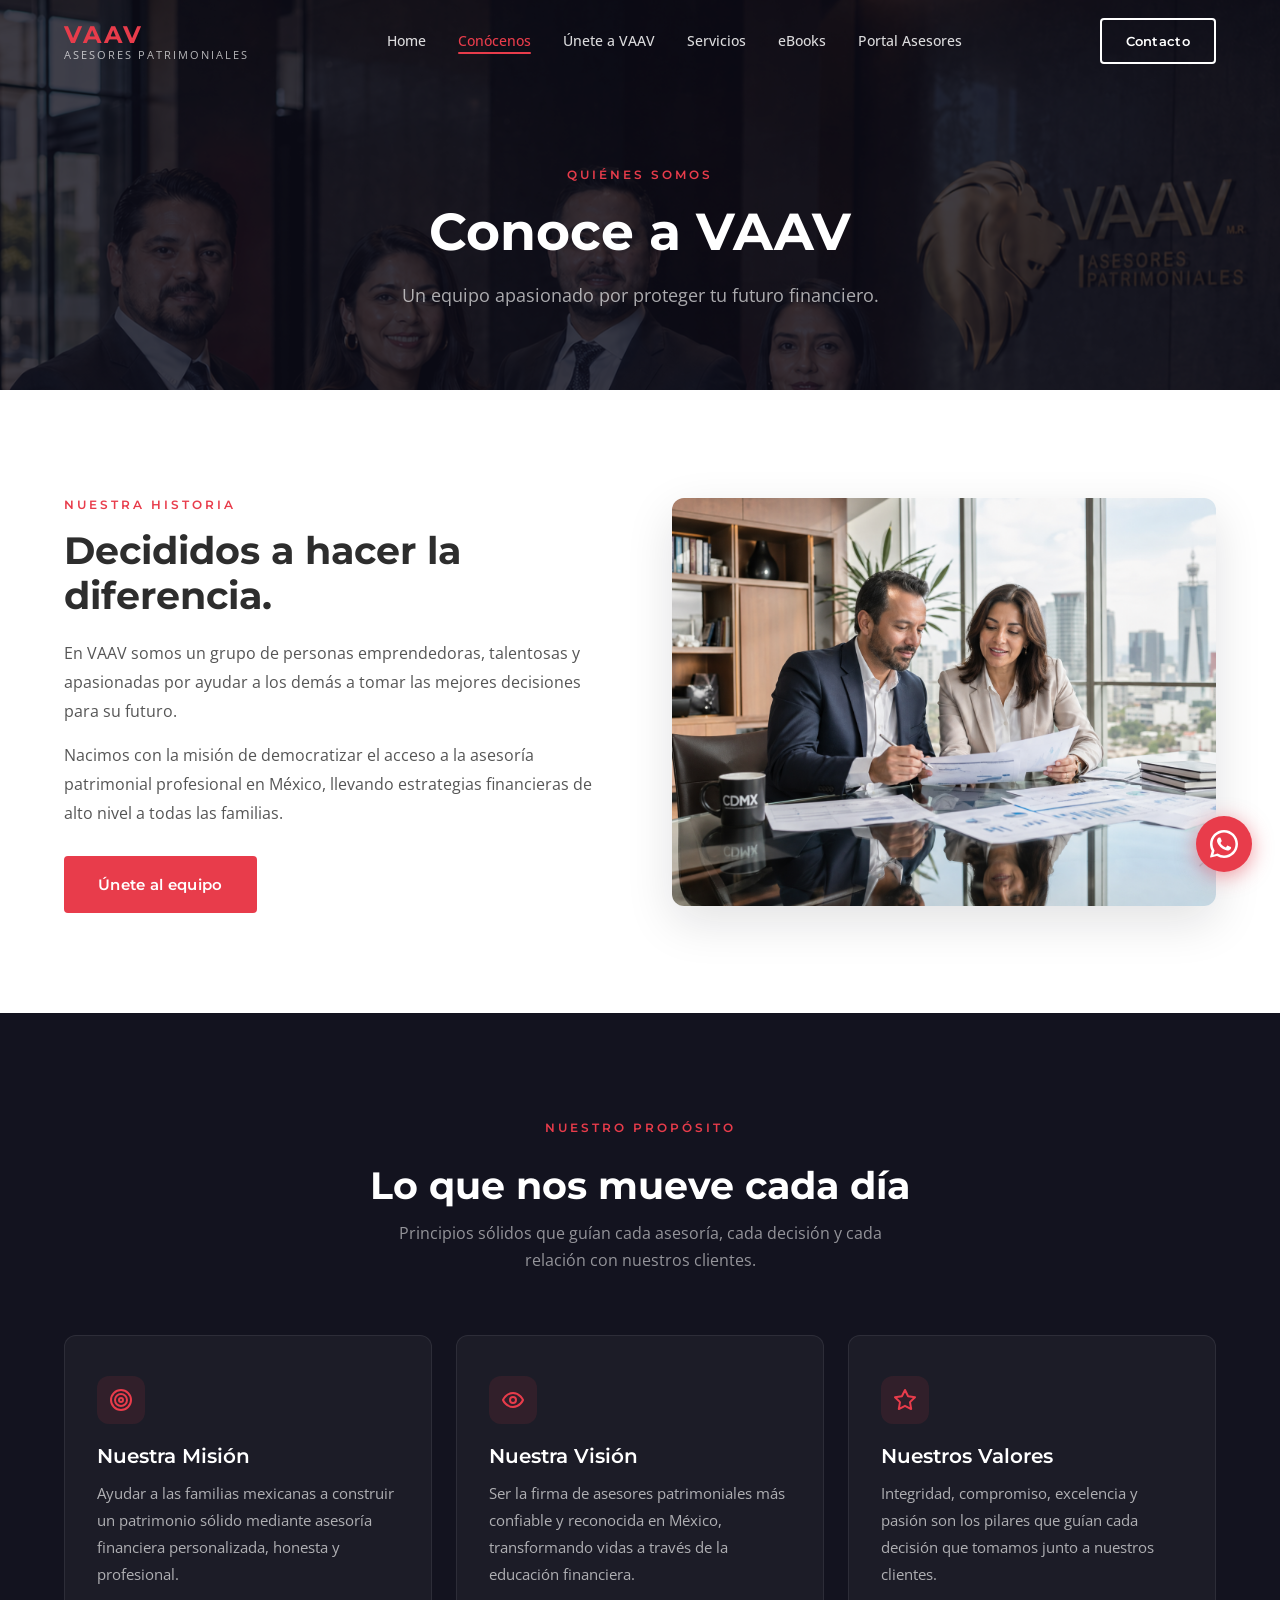
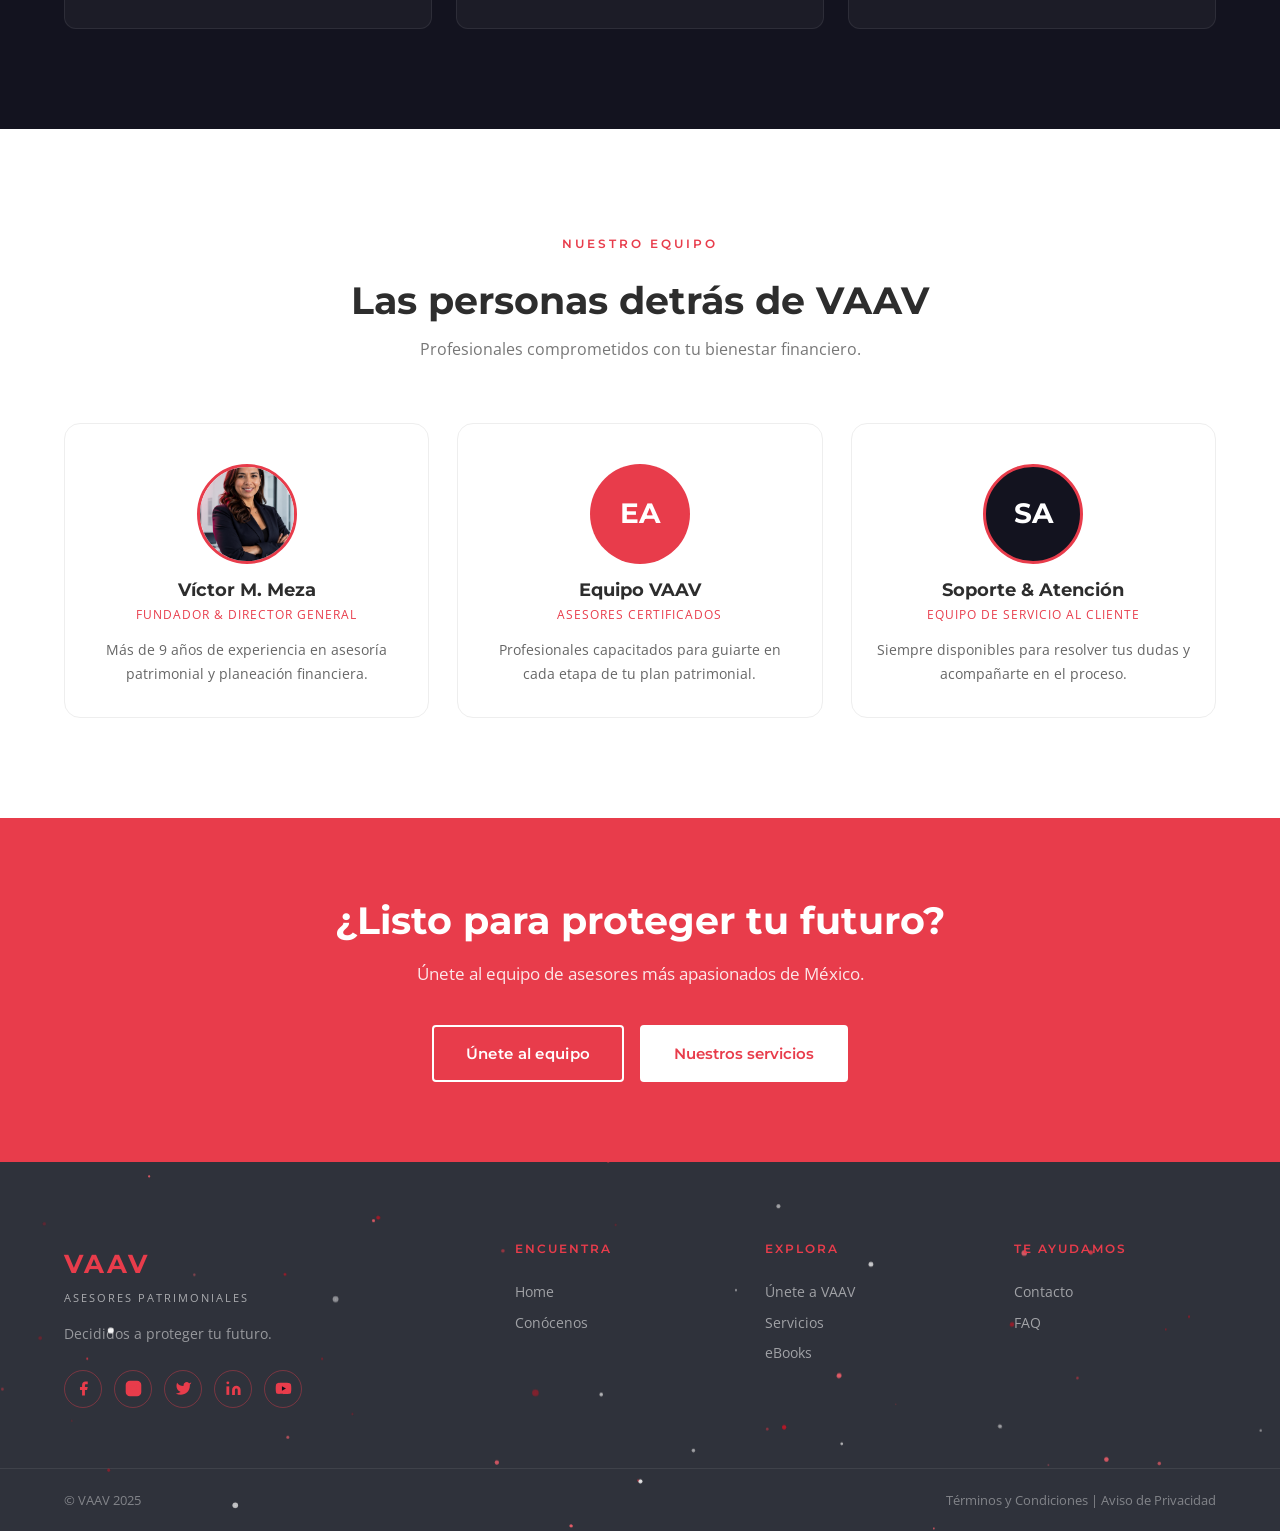
<file: pages/conocenos.html>
<!DOCTYPE html>
<html lang="es">

<head>
  <meta charset="UTF-8">
  <meta name="viewport" content="width=device-width, initial-scale=1.0">
  <title>Conócenos | VAAV Asesores Patrimoniales</title>
  <meta name="description"
    content="Conoce al equipo de VAAV Asesores Patrimoniales. Nuestra historia, misión, visión y los profesionales que trabajan para proteger tu futuro financiero.">
  <meta name="keywords" content="VAAV asesores, quiénes somos, equipo, misión, visión, asesores patrimoniales México">
  <meta property="og:title" content="Conócenos | VAAV Asesores Patrimoniales">
  <meta property="og:description" content="Un equipo apasionado por proteger tu futuro financiero.">
  <link rel="preconnect" href="https://fonts.googleapis.com">
  <link rel="preconnect" href="https://fonts.gstatic.com" crossorigin>
  <link
    href="https://fonts.googleapis.com/css2?family=Montserrat:wght@400;500;600;700;800&family=Open+Sans:wght@400;500;600&display=swap"
    rel="stylesheet">
  <link rel="stylesheet" href="../assets/css/global.css">
  <link rel="stylesheet" href="../assets/css/nav.css">
  <link rel="stylesheet" href="../assets/css/footer.css">
  <link rel="stylesheet" href="../assets/css/components.css">
  <style>
    /* ============================================
   MOBILE FIXES - VAAV
   ============================================ */
    @media (max-width: 768px) {

      /* HERO */
      .hero-section {
        min-height: auto !important;
        height: auto !important;
        padding-top: 90px !important;
        padding-bottom: 40px !important;
      }

      .hero-content {
        display: flex !important;
        flex-direction: column !important;
        grid-template-columns: unset !important;
        gap: 24px !important;
        text-align: center !important;
      }

      .hero-text {
        order: 1 !important;
      }

      .hero-image {
        order: 2 !important;
        max-height: 280px !important;
        overflow: hidden !important;
        border-radius: 12px !important;
      }

      .hero-image img {
        width: 100% !important;
        height: 280px !important;
        object-fit: cover !important;
        object-position: top center !important;
      }

      .hero-buttons {
        justify-content: center !important;
        flex-wrap: wrap !important;
        gap: 12px !important;
      }

      .hero-socials {
        justify-content: center !important;
      }

      .hero-divider {
        margin: 16px auto !important;
      }

      /* VIDEO */
      .video-section {
        padding: 40px 20px !important;
      }

      .video-grid {
        display: flex !important;
        flex-direction: column !important;
        grid-template-columns: unset !important;
        gap: 24px !important;
      }

      .video-player {
        order: 1 !important;
      }

      .video-text {
        order: 2 !important;
      }

      .video-wrapper video {
        width: 100% !important;
        height: auto !important;
        aspect-ratio: 16 / 9 !important;
        border-radius: 12px !important;
        display: block !important;
      }

      .video-text h2 {
        font-size: 22px !important;
        line-height: 1.3 !important;
      }

      .check-list li {
        font-size: 14px !important;
      }

      /* BENEFICIOS */
      .beneficios-section {
        padding: 50px 20px !important;
      }

      .beneficios-grid {
        display: flex !important;
        flex-direction: column !important;
        grid-template-columns: unset !important;
        gap: 32px !important;
      }

      .beneficios-slider {
        display: block !important;
        order: 2 !important;
      }

      .beneficios-content {
        order: 1 !important;
      }

      .slide img {
        height: 220px !important;
        object-fit: cover !important;
        border-radius: 12px !important;
      }

      /* CARDS */
      .cards-grid {
        display: flex !important;
        flex-direction: column !important;
        grid-template-columns: unset !important;
      }

      .card-item {
        min-height: 500px !important;
        background-size: 105% !important;
        background-position: center 8% !important;
      }

      .card-content {
        padding: 30px 24px !important;
      }

      .card-content h2 {
        font-size: 22px !important;
      }

      /* BLOQUE EQUIPO */
      .bloque-grid {
        display: flex !important;
        flex-direction: column !important;
        grid-template-columns: unset !important;
      }

      .bloque-text {
        order: 2 !important;
        padding: 48px 24px !important;
        min-height: auto !important;
      }

      .bloque-text h2 {
        font-size: 22px !important;
      }

      .bloque-image {
        order: 1 !important;
        min-height: 420px !important;
        background-size: contain !important;
        background-position: top center !important;
        background-repeat: no-repeat !important;
        background-color: #f0f0f0 !important;
        width: 100% !important;
      }

      /* STATS */
      .stats-section {
        padding: 50px 20px !important;
      }

      .stats-grid {
        grid-template-columns: 1fr 1fr !important;
        gap: 0 !important;
      }

      .stat-item {
        border-right: none !important;
        border-bottom: 1px solid rgba(255, 255, 255, 0.08) !important;
        padding: 28px 16px !important;
      }

      .stat-item:nth-child(odd) {
        border-right: 1px solid rgba(255, 255, 255, 0.08) !important;
      }

      .stat-number {
        font-size: 36px !important;
      }

      .stat-label {
        font-size: 12px !important;
      }

      /* CONOCENOS PAGE */
      .historia-grid {
        display: flex !important;
        flex-direction: column !important;
        gap: 32px !important;
      }

      .mvv-grid {
        grid-template-columns: 1fr !important;
      }

      .equipo-grid {
        grid-template-columns: 1fr 1fr !important;
        gap: 16px !important;
      }

      .historia-img img {
        width: 100% !important;
      }

      /* FOOTER */
      #main-footer {
        padding-top: 48px !important;
      }

      .footer-grid {
        display: grid !important;
        grid-template-columns: 1fr 1fr !important;
        gap: 24px 16px !important;
      }

      .footer-brand {
        grid-column: 1 / -1 !important;
      }

      .footer-socials {
        justify-content: flex-start !important;
      }

      .footer-bottom .container {
        flex-direction: column !important;
        gap: 6px !important;
        text-align: center !important;
        font-size: 12px !important;
      }

      /* WHATSAPP */
      .whatsapp-float {
        bottom: calc(20px + env(safe-area-inset-bottom)) !important;
        right: 20px !important;
        width: 48px !important;
        height: 48px !important;
      }

      /* OVERFLOW */
      html,
      body {
        overflow-x: hidden !important;
        width: 100% !important;
      }

      section {
        overflow: hidden !important;
      }
    }

    @media (max-width: 480px) {
      .hero-image {
        display: none !important;
      }

      .hero-section {
        padding-top: 90px !important;
        padding-bottom: 30px !important;
      }

      h1 {
        font-size: clamp(30px, 9vw, 44px) !important;
        line-height: 1.1 !important;
      }

      .equipo-grid {
        grid-template-columns: 1fr !important;
      }
    }

    /* ── Estilos propios de Conócenos ── */
    .page-hero {
      position: relative;
      background-image: url('../assets/Images/card-conocenos.png');
      background-size: cover;
      background-position: center 8%;
      padding: 160px 0 80px;
      text-align: center;
      overflow: hidden;
    }

    .page-hero::before {
      content: '';
      position: absolute;
      inset: 0;
      background: rgba(13, 13, 26, 0.78);
    }

    .page-hero .container {
      position: relative;
      z-index: 1;
    }

    .page-hero .section-label {
      margin-bottom: 16px;
    }

    .page-hero h1 {
      color: #fff;
      margin-bottom: 16px;
    }

    .page-hero p {
      color: rgba(255, 255, 255, 0.65);
      font-size: 18px;
      max-width: 520px;
      margin: 0 auto;
    }

    /* Historia */
    .historia-section {
      padding: 100px 0;
      background: #fff;
    }

    .historia-grid {
      display: grid;
      grid-template-columns: 1fr 1fr;
      gap: 64px;
      align-items: center;
    }

    .historia-text .section-label {
      margin-bottom: 12px;
    }

    .historia-text h2 {
      color: #2d2d2d;
      margin-bottom: 20px;
    }

    .historia-text p {
      color: #555;
      line-height: 1.8;
      margin-bottom: 16px;
    }

    .historia-text .btn-primary {
      margin-top: 12px;
    }

    .historia-img img {
      width: 100%;
      border-radius: 12px;
      box-shadow: 0 16px 48px rgba(13, 13, 26, 0.12);
      display: block;
    }

    /* Misión Visión Valores */
    .mvv-section {
      padding: 100px 0;
      background: #13131f;
    }

    .mvv-section .section-header {
      text-align: center;
      margin-bottom: 60px;
    }

    .mvv-section .section-header h2 {
      color: #fff;
      margin-top: 12px;
    }

    .mvv-section .section-header p {
      color: rgba(255, 255, 255, 0.55);
      max-width: 520px;
      margin: 12px auto 0;
    }

    .mvv-grid {
      display: grid;
      grid-template-columns: repeat(3, 1fr);
      gap: 24px;
    }

    .mvv-card {
      background: rgba(255, 255, 255, 0.04);
      border: 1px solid rgba(255, 255, 255, 0.08);
      border-radius: 12px;
      padding: 40px 32px;
      transition: border-color 0.3s ease, transform 0.3s ease;
    }

    .mvv-card:hover {
      border-color: rgba(232, 60, 75, 0.4);
      transform: translateY(-4px);
    }

    .mvv-icon {
      width: 48px;
      height: 48px;
      background: rgba(232, 60, 75, 0.1);
      border-radius: 12px;
      display: flex;
      align-items: center;
      justify-content: center;
      margin-bottom: 20px;
    }

    .mvv-icon svg {
      width: 24px;
      height: 24px;
      stroke: #e83c4b;
      fill: none;
      stroke-width: 2;
      stroke-linecap: round;
      stroke-linejoin: round;
    }

    .mvv-card h3 {
      color: #fff;
      font-size: 20px;
      font-weight: 600;
      margin-bottom: 12px;
    }

    .mvv-card p {
      color: rgba(255, 255, 255, 0.65);
      line-height: 1.8;
      font-size: 15px;
    }

    /* Equipo */
    .equipo-section {
      padding: 100px 0;
      background: #fff;
    }

    .equipo-section .section-header {
      text-align: center;
      margin-bottom: 60px;
    }

    .equipo-section .section-header h2 {
      color: #2d2d2d;
      margin-top: 12px;
    }

    .equipo-section .section-header p {
      color: #777;
      max-width: 480px;
      margin: 12px auto 0;
      font-size: 16px;
    }

    .equipo-grid {
      display: grid;
      grid-template-columns: repeat(3, 1fr);
      gap: 28px;
    }

    .equipo-card {
      background: #fff;
      border: 1px solid #eee;
      border-radius: 16px;
      padding: 40px 24px 32px;
      text-align: center;
      transition: box-shadow 0.3s ease, transform 0.3s ease;
    }

    .equipo-card:hover {
      box-shadow: 0 8px 32px rgba(232, 60, 75, 0.1);
      transform: translateY(-4px);
    }

    .equipo-foto {
      width: 100px;
      height: 100px;
      border-radius: 50%;
      object-fit: cover;
      border: 3px solid #e83c4b;
      margin: 0 auto 16px;
      display: block;
    }

    .equipo-initials {
      width: 100px;
      height: 100px;
      border-radius: 50%;
      display: flex;
      align-items: center;
      justify-content: center;
      font-family: 'Montserrat', sans-serif;
      font-size: 28px;
      font-weight: 700;
      margin: 0 auto 16px;
    }

    .equipo-card h3 {
      font-size: 18px;
      font-weight: 700;
      color: #2d2d2d;
      margin-bottom: 4px;
    }

    .equipo-card .cargo {
      font-size: 12px;
      color: #e83c4b;
      letter-spacing: 1px;
      text-transform: uppercase;
      margin-bottom: 12px;
      display: block;
    }

    .equipo-card p {
      font-size: 14px;
      color: #666;
      line-height: 1.7;
    }

    /* CTA final */
    .cta-section {
      padding: 80px 24px;
      background: #e83c4b;
      text-align: center;
    }

    .cta-section h2 {
      color: #fff;
      margin-bottom: 16px;
    }

    .cta-section p {
      color: rgba(255, 255, 255, 0.88);
      font-size: 17px;
      margin-bottom: 36px;
      max-width: 480px;
      margin-left: auto;
      margin-right: auto;
    }

    .cta-buttons {
      display: flex;
      gap: 16px;
      justify-content: center;
      flex-wrap: wrap;
    }

    .btn-white {
      display: inline-flex;
      align-items: center;
      justify-content: center;
      background: #fff;
      color: #e83c4b;
      border: 2px solid #fff;
      border-radius: 4px;
      padding: 14px 32px;
      font-family: 'Montserrat', sans-serif;
      font-size: 15px;
      font-weight: 600;
      transition: background 0.3s ease, transform 0.3s ease;
      cursor: pointer;
    }

    .btn-white:hover {
      background: rgba(255, 255, 255, 0.9);
      transform: translateY(-2px);
    }
  </style>
</head>

<body>

  <!-- NAV -->
  <nav id="main-nav">
    <div class="container">
      <a href="index.html" class="nav-logo">
        <span class="logo-vaav">VAAV</span>
        <span class="logo-sub">Asesores Patrimoniales</span>
      </a>
      <ul class="nav-links">
        <li><a href="index.html">Home</a></li>
        <li><a href="conocenos.html" class="active">Conócenos</a></li>
        <li><a href="unete.html">Únete a VAAV</a></li>
        <li><a href="servicios.html">Servicios</a></li>
        <li><a href="ebooks.html">eBooks</a></li>
        <li><a href="asesores.html">Portal Asesores</a></li>
      </ul>
      <a href="contacto.html" class="btn-outline-white nav-cta">Contacto</a>
      <button class="hamburger" aria-label="Abrir menú" aria-expanded="false">
        <span></span><span></span><span></span>
      </button>
    </div>
  </nav>

  <div class="mobile-menu-overlay"></div>
  <div class="mobile-menu">
    <ul>
      <li><a href="index.html">Home</a></li>
      <li><a href="conocenos.html" class="active">Conócenos</a></li>
      <li><a href="unete.html">Únete a VAAV</a></li>
      <li><a href="servicios.html">Servicios</a></li>
      <li><a href="ebooks.html">eBooks</a></li>
      <li><a href="asesores.html">Portal Asesores</a></li>
    </ul>
    <a href="contacto.html" class="btn-primary">Contacto</a>
  </div>

  <!-- SECCIÓN 1 — Hero pequeño -->
  <section class="page-hero">
    <div class="container">
      <span class="section-label animate-on-scroll stagger-1">QUIÉNES SOMOS</span>
      <h1 class="animate-on-scroll stagger-2">Conoce a VAAV</h1>
      <p class="animate-on-scroll stagger-3">Un equipo apasionado por proteger tu futuro financiero.</p>
    </div>
  </section>

  <!-- SECCIÓN 2 — Nuestra historia -->
  <section class="historia-section">
    <div class="container">
      <div class="historia-grid">
        <div class="historia-text animate-on-scroll fadeInLeft">
          <span class="section-label">NUESTRA HISTORIA</span>
          <h2>Decididos a hacer la diferencia.</h2>
          <p>En VAAV somos un grupo de personas emprendedoras, talentosas y apasionadas por ayudar a los demás a tomar
            las mejores decisiones para su futuro.</p>
          <p>Nacimos con la misión de democratizar el acceso a la asesoría patrimonial profesional en México, llevando
            estrategias financieras de alto nivel a todas las familias.</p>
          <a href="unete.html" class="btn-primary">Únete al equipo</a>
        </div>
        <div class="historia-img animate-on-scroll fadeInRight">
          <img src="../assets/Images/slider-1.png" alt="Historia VAAV Asesores Patrimoniales" loading="lazy">
        </div>
      </div>
    </div>
  </section>

  <!-- SECCIÓN 3 — Misión, Visión, Valores -->
  <section class="mvv-section">
    <div class="container">
      <div class="section-header animate-on-scroll">
        <span class="section-label">NUESTRO PROPÓSITO</span>
        <h2>Lo que nos mueve cada día</h2>
        <p>Principios sólidos que guían cada asesoría, cada decisión y cada relación con nuestros clientes.</p>
      </div>
      <div class="mvv-grid">
        <div class="mvv-card animate-on-scroll stagger-1">
          <div class="mvv-icon">
            <svg viewBox="0 0 24 24">
              <circle cx="12" cy="12" r="10" />
              <circle cx="12" cy="12" r="6" />
              <circle cx="12" cy="12" r="2" />
            </svg>
          </div>
          <h3>Nuestra Misión</h3>
          <p>Ayudar a las familias mexicanas a construir un patrimonio sólido mediante asesoría financiera
            personalizada, honesta y profesional.</p>
        </div>
        <div class="mvv-card animate-on-scroll stagger-2">
          <div class="mvv-icon">
            <svg viewBox="0 0 24 24">
              <path d="M2 12s3-7 10-7 10 7 10 7-3 7-10 7-10-7-10-7z" />
              <circle cx="12" cy="12" r="3" />
            </svg>
          </div>
          <h3>Nuestra Visión</h3>
          <p>Ser la firma de asesores patrimoniales más confiable y reconocida en México, transformando vidas a través
            de la educación financiera.</p>
        </div>
        <div class="mvv-card animate-on-scroll stagger-3">
          <div class="mvv-icon">
            <svg viewBox="0 0 24 24">
              <polygon
                points="12 2 15.09 8.26 22 9.27 17 14.14 18.18 21.02 12 17.77 5.82 21.02 7 14.14 2 9.27 8.91 8.26 12 2" />
            </svg>
          </div>
          <h3>Nuestros Valores</h3>
          <p>Integridad, compromiso, excelencia y pasión son los pilares que guían cada decisión que tomamos junto a
            nuestros clientes.</p>
        </div>
      </div>
    </div>
  </section>

  <!-- SECCIÓN 4 — Nuestro equipo -->
  <section class="equipo-section">
    <div class="container">
      <div class="section-header animate-on-scroll">
        <span class="section-label">NUESTRO EQUIPO</span>
        <h2>Las personas detrás de VAAV</h2>
        <p>Profesionales comprometidos con tu bienestar financiero.</p>
      </div>
      <div class="equipo-grid">

        <div class="equipo-card animate-on-scroll stagger-1">
          <img class="equipo-foto" src="../assets/Images/bloque-equipo.png" alt="Víctor M. Meza - Fundador VAAV"
            loading="lazy">
          <h3>Víctor M. Meza</h3>
          <span class="cargo">Fundador &amp; Director General</span>
          <p>Más de 9 años de experiencia en asesoría patrimonial y planeación financiera.</p>
        </div>

        <div class="equipo-card animate-on-scroll stagger-2">
          <div class="equipo-initials" style="background:#e83c4b; color:#fff;">EA</div>
          <h3>Equipo VAAV</h3>
          <span class="cargo">Asesores Certificados</span>
          <p>Profesionales capacitados para guiarte en cada etapa de tu plan patrimonial.</p>
        </div>

        <div class="equipo-card animate-on-scroll stagger-3">
          <div class="equipo-initials" style="background:#13131f; color:#fff; border: 3px solid #e83c4b;">SA</div>
          <h3>Soporte &amp; Atención</h3>
          <span class="cargo">Equipo de Servicio al Cliente</span>
          <p>Siempre disponibles para resolver tus dudas y acompañarte en el proceso.</p>
        </div>

      </div>
    </div>
  </section>

  <!-- SECCIÓN 5 — CTA final -->
  <section class="cta-section">
    <div class="container">
      <h2 class="animate-on-scroll stagger-1">¿Listo para proteger tu futuro?</h2>
      <p class="animate-on-scroll stagger-2">Únete al equipo de asesores más apasionados de México.</p>
      <div class="cta-buttons animate-on-scroll stagger-3">
        <a href="unete.html" class="btn-outline-white">Únete al equipo</a>
        <a href="servicios.html" class="btn-white">Nuestros servicios</a>
      </div>
    </div>
  </section>

  <!-- FOOTER -->
  <footer id="main-footer">
    <canvas id="footer-particles"></canvas>
    <div class="footer-content">
      <div class="container">
        <div class="footer-grid">
          <div class="footer-brand">
            <div class="footer-logo">
              <span class="logo-vaav">VAAV</span>
              <span class="logo-sub">Asesores Patrimoniales</span>
            </div>
            <p class="footer-tagline">Decididos a proteger tu futuro.</p>
            <div class="footer-socials">
              <a href="https://www.facebook.com/VAAVAsesores/" target="_blank" rel="noopener" aria-label="Facebook">
                <svg viewBox="0 0 24 24">
                  <path d="M18 2h-3a5 5 0 00-5 5v3H7v4h3v8h4v-8h3l1-4h-4V7a1 1 0 011-1h3z" />
                </svg>
              </a>
              <a href="https://www.instagram.com/vaavasesores/" target="_blank" rel="noopener" aria-label="Instagram">
                <svg viewBox="0 0 24 24" fill="none" stroke="#e83c4b" stroke-width="2">
                  <rect x="2" y="2" width="20" height="20" rx="5" />
                  <circle cx="12" cy="12" r="4" />
                  <circle cx="17.5" cy="6.5" r="1" fill="#e83c4b" stroke="none" />
                </svg>
              </a>
              <a href="https://twitter.com/VAAV_Asesores" target="_blank" rel="noopener" aria-label="Twitter">
                <svg viewBox="0 0 24 24">
                  <path
                    d="M23 3a10.9 10.9 0 01-3.14 1.53 4.48 4.48 0 00-7.86 3v1A10.66 10.66 0 013 4s-4 9 5 13a11.64 11.64 0 01-7 2c9 5 20 0 20-11.5a4.5 4.5 0 00-.08-.83A7.72 7.72 0 0023 3z" />
                </svg>
              </a>
              <a href="https://www.linkedin.com/company/vaav-asesores/" target="_blank" rel="noopener"
                aria-label="LinkedIn">
                <svg viewBox="0 0 24 24">
                  <path d="M16 8a6 6 0 016 6v7h-4v-7a2 2 0 00-2-2 2 2 0 00-2 2v7h-4v-7a6 6 0 016-6z" />
                  <rect x="2" y="9" width="4" height="12" />
                  <circle cx="4" cy="4" r="2" />
                </svg>
              </a>
              <a href="https://www.youtube.com/channel/UCKsOuSeGglWw4KHkIbZyBcA" target="_blank" rel="noopener"
                aria-label="YouTube">
                <svg viewBox="0 0 24 24">
                  <path
                    d="M22.54 6.42a2.78 2.78 0 00-1.95-1.96C18.88 4 12 4 12 4s-6.88 0-8.59.46A2.78 2.78 0 001.46 6.42 29 29 0 001 12a29 29 0 00.46 5.58 2.78 2.78 0 001.95 1.96C5.12 20 12 20 12 20s6.88 0 8.59-.46a2.78 2.78 0 001.95-1.96A29 29 0 0023 12a29 29 0 00-.46-5.58z" />
                  <polygon points="9.75 15.02 15.5 12 9.75 8.98 9.75 15.02" fill="#0d0d1a" />
                </svg>
              </a>
            </div>
          </div>
          <div class="footer-col">
            <h4>Encuentra</h4>
            <ul>
              <li><a href="index.html">Home</a></li>
              <li><a href="conocenos.html">Conócenos</a></li>
            </ul>
          </div>
          <div class="footer-col">
            <h4>Explora</h4>
            <ul>
              <li><a href="unete.html">Únete a VAAV</a></li>
              <li><a href="servicios.html">Servicios</a></li>
              <li><a href="ebooks.html">eBooks</a></li>
            </ul>
          </div>
          <div class="footer-col">
            <h4>Te ayudamos</h4>
            <ul>
              <li><a href="contacto.html">Contacto</a></li>
              <li><a href="faq.html">FAQ</a></li>
            </ul>
          </div>
        </div>
      </div>
      <div class="footer-bottom">
        <div class="container">
          <span>© VAAV 2025</span>
          <span>
            <a href="terminos.html">Términos y Condiciones</a> |
            <a href="aviso.html">Aviso de Privacidad</a>
          </span>
        </div>
      </div>
    </div>
  </footer>

  <script src="../assets/js/particles.js"></script>
  <script src="../assets/js/nav.js"></script>
  <script src="../assets/js/animations.js"></script>
  <script src="../assets/js/whatsapp.js"></script>
  <script>
    document.addEventListener('DOMContentLoaded', function () {
      var isMobile = window.innerWidth <= 768;
      new VAAVParticles('footer-particles', {
        count: isMobile ? 20 : 60,
        speedMult: isMobile ? 0.3 : 0.5
      }).init();
    });
  </script>
</body>

</html>
</file>
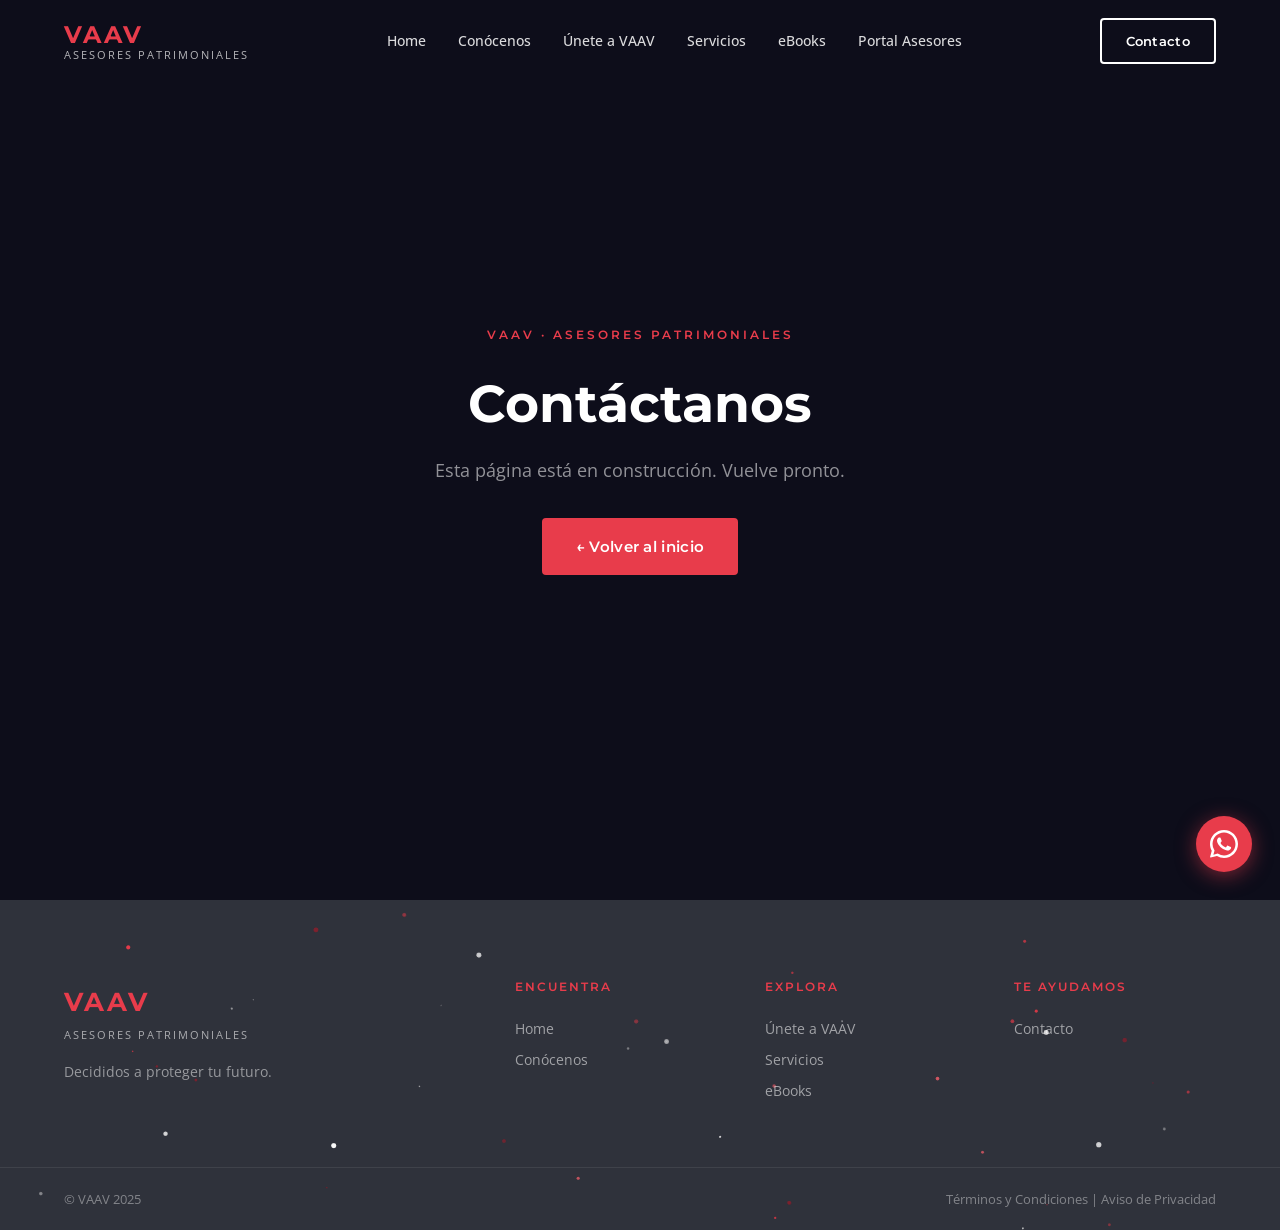
<file: pages/contacto.html>
<!DOCTYPE html>
<html lang="es">
<head>
  <meta charset="UTF-8">
  <meta name="viewport" content="width=device-width, initial-scale=1.0">
  <title>Contacto | VAAV Asesores Patrimoniales</title>
  <link rel="preconnect" href="https://fonts.googleapis.com">
  <link href="https://fonts.googleapis.com/css2?family=Montserrat:wght@400;600;700&family=Open+Sans:wght@400;500&display=swap" rel="stylesheet">
  <link rel="stylesheet" href="../assets/css/global.css">
  <link rel="stylesheet" href="../assets/css/nav.css">
  <link rel="stylesheet" href="../assets/css/footer.css">
  <link rel="stylesheet" href="../assets/css/components.css">
</head>
<body>
<nav id="main-nav">
  <div class="container">
    <a href="index.html" class="nav-logo"><span class="logo-vaav">VAAV</span><span class="logo-sub">Asesores Patrimoniales</span></a>
    <ul class="nav-links">
      <li><a href="index.html">Home</a></li>
      <li><a href="conocenos.html">Conócenos</a></li>
      <li><a href="unete.html">Únete a VAAV</a></li>
      <li><a href="servicios.html">Servicios</a></li>
      <li><a href="ebooks.html">eBooks</a></li>
      <li><a href="asesores.html">Portal Asesores</a></li>
    </ul>
    <a href="contacto.html" class="btn-outline-white nav-cta active">Contacto</a>
    <button class="hamburger" aria-label="Abrir menú" aria-expanded="false"><span></span><span></span><span></span></button>
  </div>
</nav>
<div class="mobile-menu-overlay"></div>
<div class="mobile-menu">
  <ul>
    <li><a href="index.html">Home</a></li>
    <li><a href="conocenos.html">Conócenos</a></li>
    <li><a href="unete.html">Únete a VAAV</a></li>
    <li><a href="servicios.html">Servicios</a></li>
    <li><a href="ebooks.html">eBooks</a></li>
    <li><a href="asesores.html">Portal Asesores</a></li>
  </ul>
  <a href="contacto.html" class="btn-primary">Contacto</a>
</div>

<section style="min-height:100vh; background:#0d0d1a; display:flex; align-items:center; justify-content:center; flex-direction:column; text-align:center; padding:100px 24px;">
  <span class="section-label">VAAV · ASESORES PATRIMONIALES</span>
  <h1 style="color:#fff; margin:16px 0 20px;">Contáctanos</h1>
  <p style="color:rgba(255,255,255,0.55); font-size:18px; max-width:480px;">Esta página está en construcción. Vuelve pronto.</p>
  <a href="index.html" class="btn-primary" style="margin-top:32px;">← Volver al inicio</a>
</section>

<footer id="main-footer">
  <canvas id="footer-particles"></canvas>
  <div class="footer-content">
    <div class="container">
      <div class="footer-grid">
        <div class="footer-brand">
          <div class="footer-logo"><span class="logo-vaav">VAAV</span><span class="logo-sub">Asesores Patrimoniales</span></div>
          <p class="footer-tagline">Decididos a proteger tu futuro.</p>
        </div>
        <div class="footer-col"><h4>Encuentra</h4><ul><li><a href="index.html">Home</a></li><li><a href="conocenos.html">Conócenos</a></li></ul></div>
        <div class="footer-col"><h4>Explora</h4><ul><li><a href="unete.html">Únete a VAAV</a></li><li><a href="servicios.html">Servicios</a></li><li><a href="ebooks.html">eBooks</a></li></ul></div>
        <div class="footer-col"><h4>Te ayudamos</h4><ul><li><a href="contacto.html">Contacto</a></li></ul></div>
      </div>
    </div>
    <div class="footer-bottom"><div class="container"><span>© VAAV 2025</span><span><a href="terminos.html">Términos y Condiciones</a> | <a href="aviso.html">Aviso de Privacidad</a></span></div></div>
  </div>
</footer>
<script src="../assets/js/particles.js"></script>
<script src="../assets/js/nav.js"></script>
<script src="../assets/js/animations.js"></script>
<script src="../assets/js/whatsapp.js"></script>
<script>document.addEventListener('DOMContentLoaded',function(){new VAAVParticles('footer-particles',{count:60,speedMult:0.5}).init();});</script>
</body>
</html>
</file>
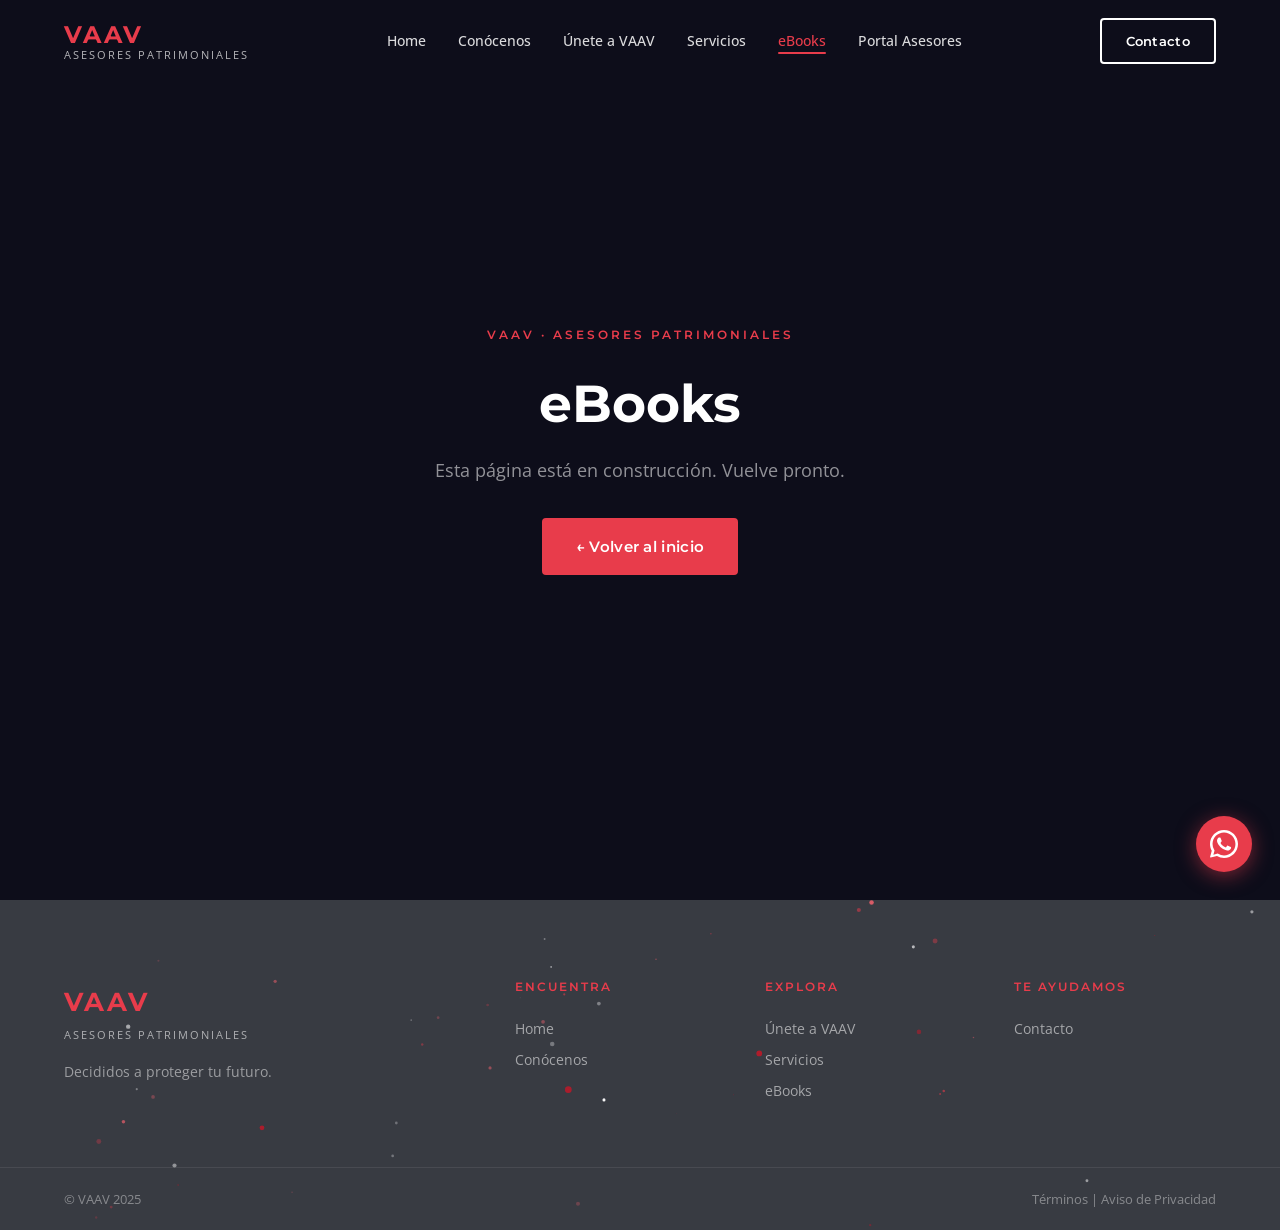
<file: pages/ebooks.html>
<!DOCTYPE html>
<html lang="es">
<head>
  <meta charset="UTF-8">
  <meta name="viewport" content="width=device-width, initial-scale=1.0">
  <title>eBooks | VAAV Asesores Patrimoniales</title>
  <link rel="preconnect" href="https://fonts.googleapis.com">
  <link href="https://fonts.googleapis.com/css2?family=Montserrat:wght@400;600;700&family=Open+Sans:wght@400;500&display=swap" rel="stylesheet">
  <link rel="stylesheet" href="../assets/css/global.css">
  <link rel="stylesheet" href="../assets/css/nav.css">
  <link rel="stylesheet" href="../assets/css/footer.css">
  <link rel="stylesheet" href="../assets/css/components.css">
</head>
<body>
<nav id="main-nav">
  <div class="container">
    <a href="index.html" class="nav-logo"><span class="logo-vaav">VAAV</span><span class="logo-sub">Asesores Patrimoniales</span></a>
    <ul class="nav-links">
      <li><a href="index.html">Home</a></li>
      <li><a href="conocenos.html">Conócenos</a></li>
      <li><a href="unete.html">Únete a VAAV</a></li>
      <li><a href="servicios.html">Servicios</a></li>
      <li><a href="ebooks.html" class="active">eBooks</a></li>
      <li><a href="asesores.html">Portal Asesores</a></li>
    </ul>
    <a href="contacto.html" class="btn-outline-white nav-cta">Contacto</a>
    <button class="hamburger" aria-label="Abrir menú" aria-expanded="false"><span></span><span></span><span></span></button>
  </div>
</nav>
<div class="mobile-menu-overlay"></div>
<div class="mobile-menu">
  <ul>
    <li><a href="index.html">Home</a></li>
    <li><a href="conocenos.html">Conócenos</a></li>
    <li><a href="unete.html">Únete a VAAV</a></li>
    <li><a href="servicios.html">Servicios</a></li>
    <li><a href="ebooks.html">eBooks</a></li>
    <li><a href="asesores.html">Portal Asesores</a></li>
  </ul>
  <a href="contacto.html" class="btn-primary">Contacto</a>
</div>
<section style="min-height:100vh; background:#0d0d1a; display:flex; align-items:center; justify-content:center; flex-direction:column; text-align:center; padding:100px 24px;">
  <span class="section-label">VAAV · ASESORES PATRIMONIALES</span>
  <h1 style="color:#fff; margin:16px 0 20px;">eBooks</h1>
  <p style="color:rgba(255,255,255,0.55); font-size:18px; max-width:480px;">Esta página está en construcción. Vuelve pronto.</p>
  <a href="index.html" class="btn-primary" style="margin-top:32px;">← Volver al inicio</a>
</section>
<footer id="main-footer">
  <canvas id="footer-particles"></canvas>
  <div class="footer-content">
    <div class="container">
      <div class="footer-grid">
        <div class="footer-brand"><div class="footer-logo"><span class="logo-vaav">VAAV</span><span class="logo-sub">Asesores Patrimoniales</span></div><p class="footer-tagline">Decididos a proteger tu futuro.</p></div>
        <div class="footer-col"><h4>Encuentra</h4><ul><li><a href="index.html">Home</a></li><li><a href="conocenos.html">Conócenos</a></li></ul></div>
        <div class="footer-col"><h4>Explora</h4><ul><li><a href="unete.html">Únete a VAAV</a></li><li><a href="servicios.html">Servicios</a></li><li><a href="ebooks.html">eBooks</a></li></ul></div>
        <div class="footer-col"><h4>Te ayudamos</h4><ul><li><a href="contacto.html">Contacto</a></li></ul></div>
      </div>
    </div>
    <div class="footer-bottom"><div class="container"><span>© VAAV 2025</span><span><a href="terminos.html">Términos</a> | <a href="aviso.html">Aviso de Privacidad</a></span></div></div>
  </div>
</footer>
<script src="../assets/js/particles.js"></script>
<script src="../assets/js/nav.js"></script>
<script src="../assets/js/animations.js"></script>
<script src="../assets/js/whatsapp.js"></script>
<script>document.addEventListener('DOMContentLoaded',function(){new VAAVParticles('footer-particles',{count:60,speedMult:0.5}).init();});</script>
</body>
</html>
</file>
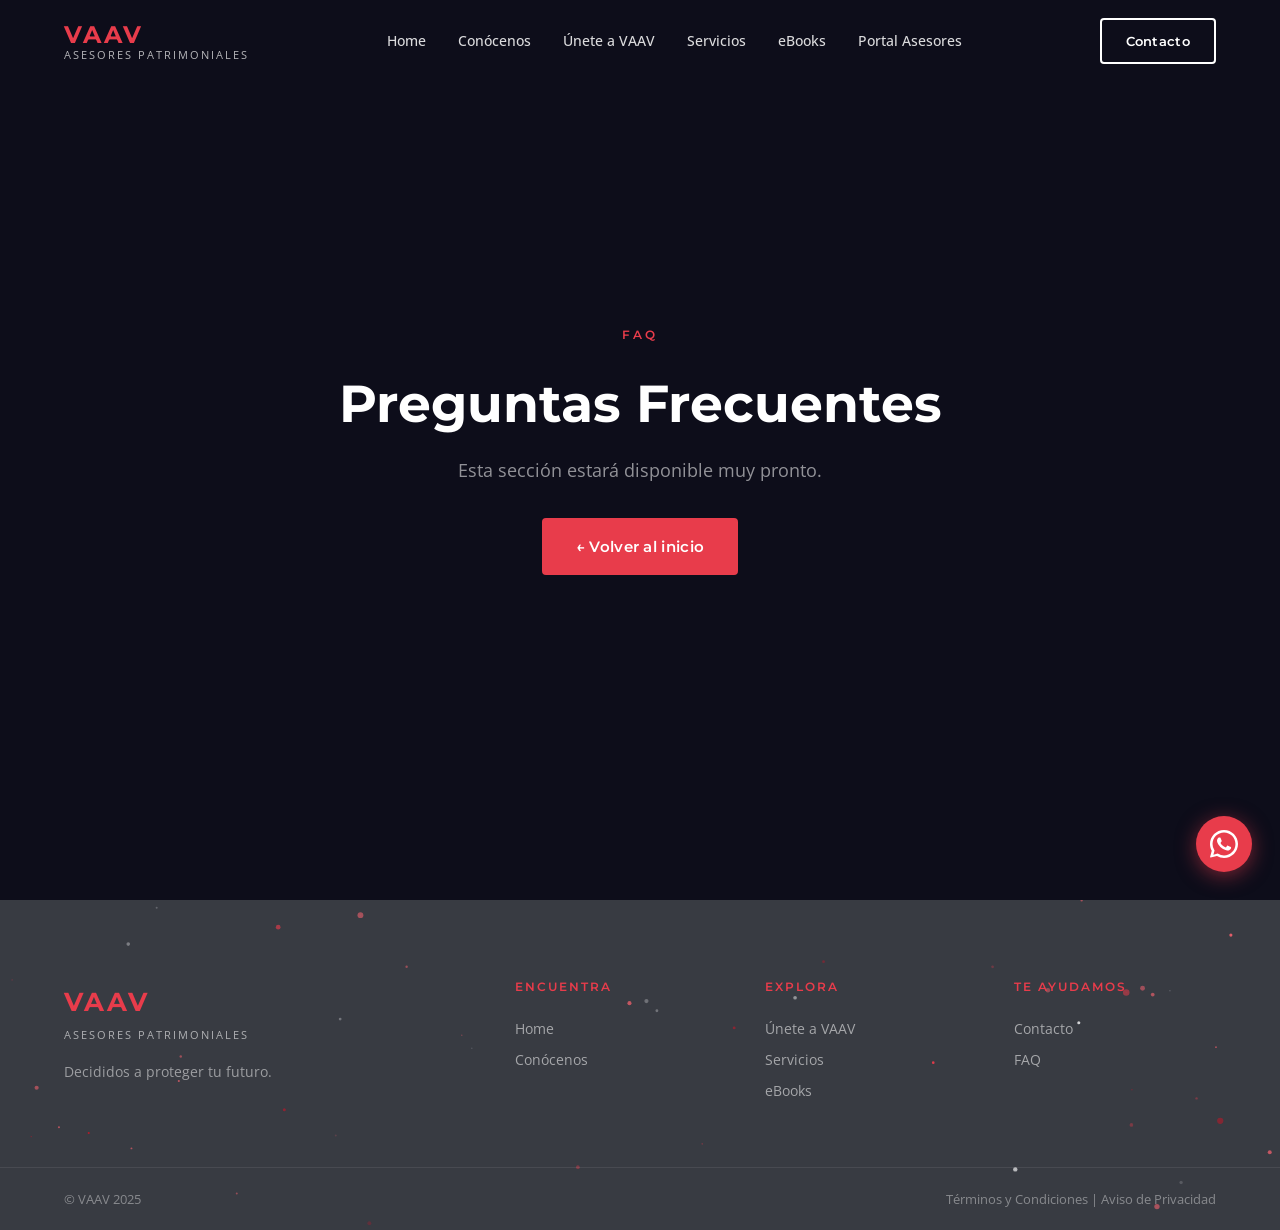
<file: pages/faq.html>
<!DOCTYPE html>
<html lang="es">
<head>
  <meta charset="UTF-8">
  <meta name="viewport" content="width=device-width, initial-scale=1.0">
  <title>FAQ | VAAV Asesores Patrimoniales</title>
  <link rel="preconnect" href="https://fonts.googleapis.com">
  <link href="https://fonts.googleapis.com/css2?family=Montserrat:wght@400;600;700&family=Open+Sans:wght@400;500&display=swap" rel="stylesheet">
  <link rel="stylesheet" href="../assets/css/global.css">
  <link rel="stylesheet" href="../assets/css/nav.css">
  <link rel="stylesheet" href="../assets/css/footer.css">
  <link rel="stylesheet" href="../assets/css/components.css">
</head>
<body>
<nav id="main-nav">
  <div class="container">
    <a href="index.html" class="nav-logo"><span class="logo-vaav">VAAV</span><span class="logo-sub">Asesores Patrimoniales</span></a>
    <ul class="nav-links">
      <li><a href="index.html">Home</a></li>
      <li><a href="conocenos.html">Conócenos</a></li>
      <li><a href="unete.html">Únete a VAAV</a></li>
      <li><a href="servicios.html">Servicios</a></li>
      <li><a href="ebooks.html">eBooks</a></li>
      <li><a href="asesores.html">Portal Asesores</a></li>
    </ul>
    <a href="contacto.html" class="btn-outline-white nav-cta">Contacto</a>
    <button class="hamburger" aria-label="Abrir menú" aria-expanded="false"><span></span><span></span><span></span></button>
  </div>
</nav>
<div class="mobile-menu-overlay"></div>
<div class="mobile-menu">
  <ul>
    <li><a href="index.html">Home</a></li>
    <li><a href="conocenos.html">Conócenos</a></li>
    <li><a href="unete.html">Únete a VAAV</a></li>
    <li><a href="servicios.html">Servicios</a></li>
    <li><a href="ebooks.html">eBooks</a></li>
    <li><a href="asesores.html">Portal Asesores</a></li>
  </ul>
  <a href="contacto.html" class="btn-primary">Contacto</a>
</div>

<section style="min-height:100vh; background:#0d0d1a; display:flex; align-items:center; justify-content:center; flex-direction:column; text-align:center; padding:100px 24px;">
  <span class="section-label">FAQ</span>
  <h1 style="color:#fff; margin:16px 0 20px;">Preguntas Frecuentes</h1>
  <p style="color:rgba(255,255,255,0.55); font-size:18px; max-width:480px; line-height:1.7;">Esta sección estará disponible muy pronto.</p>
  <a href="index.html" class="btn-primary" style="margin-top:32px;">← Volver al inicio</a>
</section>

<footer id="main-footer">
  <canvas id="footer-particles"></canvas>
  <div class="footer-content">
    <div class="container">
      <div class="footer-grid">
        <div class="footer-brand">
          <div class="footer-logo"><span class="logo-vaav">VAAV</span><span class="logo-sub">Asesores Patrimoniales</span></div>
          <p class="footer-tagline">Decididos a proteger tu futuro.</p>
        </div>
        <div class="footer-col"><h4>Encuentra</h4><ul><li><a href="index.html">Home</a></li><li><a href="conocenos.html">Conócenos</a></li></ul></div>
        <div class="footer-col"><h4>Explora</h4><ul><li><a href="unete.html">Únete a VAAV</a></li><li><a href="servicios.html">Servicios</a></li><li><a href="ebooks.html">eBooks</a></li></ul></div>
        <div class="footer-col"><h4>Te ayudamos</h4><ul><li><a href="contacto.html">Contacto</a></li><li><a href="faq.html">FAQ</a></li></ul></div>
      </div>
    </div>
    <div class="footer-bottom"><div class="container"><span>© VAAV 2025</span><span><a href="terminos.html">Términos y Condiciones</a> | <a href="aviso.html">Aviso de Privacidad</a></span></div></div>
  </div>
</footer>
<script src="../assets/js/particles.js"></script>
<script src="../assets/js/nav.js"></script>
<script src="../assets/js/animations.js"></script>
<script src="../assets/js/whatsapp.js"></script>
<script>document.addEventListener('DOMContentLoaded',function(){new VAAVParticles('footer-particles',{count:60,speedMult:0.5}).init();});</script>
</body>
</html>
</file>
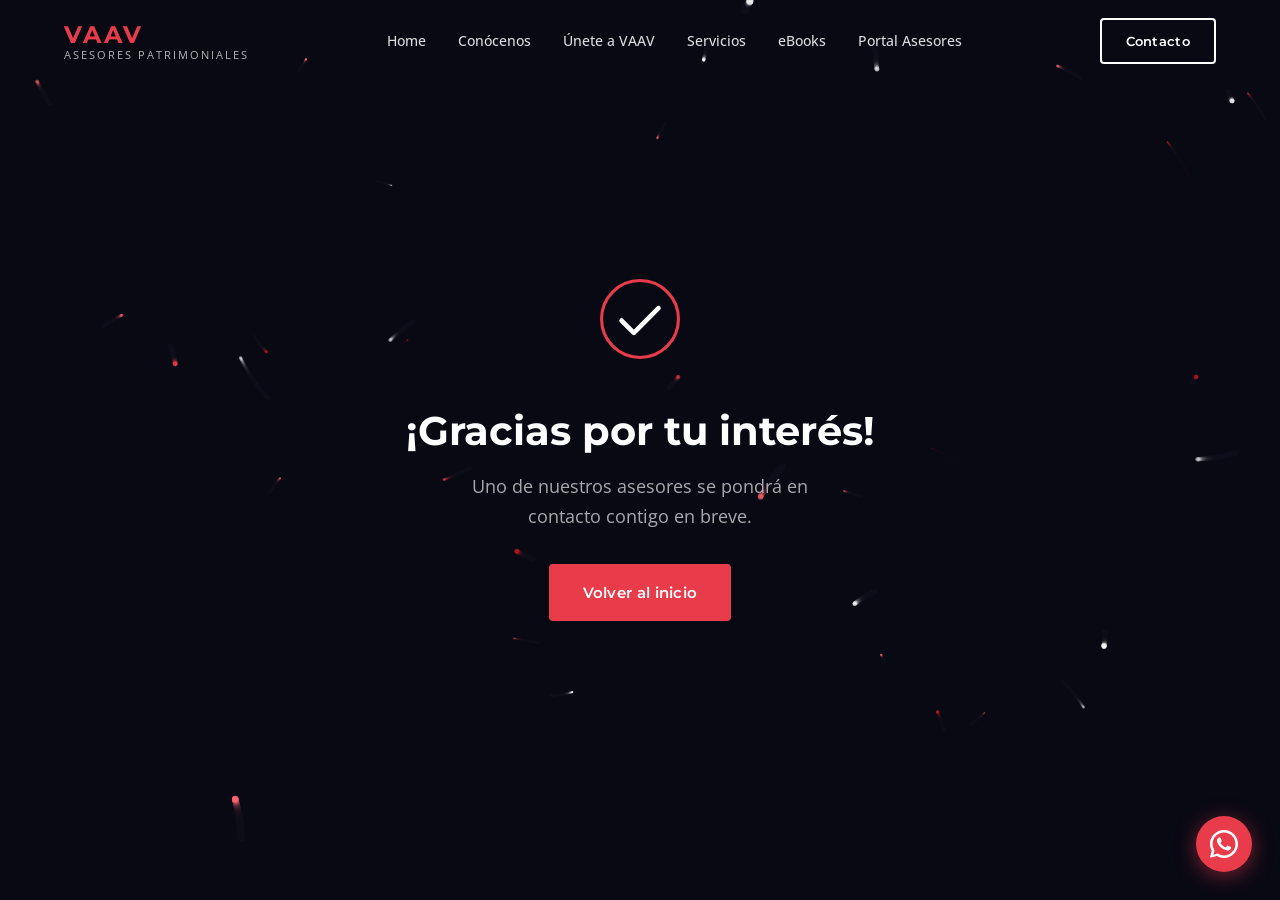
<file: pages/gracias.html>
<!DOCTYPE html>
<html lang="es">
<head>
  <meta charset="UTF-8">
  <meta name="viewport" content="width=device-width, initial-scale=1.0">
  <title>¡Gracias! | VAAV Asesores Patrimoniales</title>
  <link rel="preconnect" href="https://fonts.googleapis.com">
  <link href="https://fonts.googleapis.com/css2?family=Montserrat:wght@400;600;700&family=Open+Sans:wght@400;500&display=swap" rel="stylesheet">
  <link rel="stylesheet" href="../assets/css/global.css">
  <link rel="stylesheet" href="../assets/css/nav.css">
  <link rel="stylesheet" href="../assets/css/footer.css">
  <link rel="stylesheet" href="../assets/css/components.css">
</head>
<body>
<nav id="main-nav">
  <div class="container">
    <a href="index.html" class="nav-logo"><span class="logo-vaav">VAAV</span><span class="logo-sub">Asesores Patrimoniales</span></a>
    <ul class="nav-links">
      <li><a href="index.html">Home</a></li>
      <li><a href="conocenos.html">Conócenos</a></li>
      <li><a href="unete.html">Únete a VAAV</a></li>
      <li><a href="servicios.html">Servicios</a></li>
      <li><a href="ebooks.html">eBooks</a></li>
      <li><a href="asesores.html">Portal Asesores</a></li>
    </ul>
    <a href="contacto.html" class="btn-outline-white nav-cta">Contacto</a>
    <button class="hamburger" aria-label="Abrir menú" aria-expanded="false"><span></span><span></span><span></span></button>
  </div>
</nav>
<div class="mobile-menu-overlay"></div>
<div class="mobile-menu">
  <ul>
    <li><a href="index.html">Home</a></li>
    <li><a href="conocenos.html">Conócenos</a></li>
    <li><a href="unete.html">Únete a VAAV</a></li>
    <li><a href="servicios.html">Servicios</a></li>
    <li><a href="ebooks.html">eBooks</a></li>
    <li><a href="asesores.html">Portal Asesores</a></li>
  </ul>
  <a href="contacto.html" class="btn-primary">Contacto</a>
</div>
<div class="gracias-page">
  <canvas id="gracias-particles"></canvas>
  <div class="gracias-content">
    <div class="check-container">
      <svg class="check-svg" viewBox="0 0 52 52">
        <circle class="check-circle" cx="26" cy="26" r="25"/>
        <path class="check-tick" d="M14 27l8 8 16-16"/>
      </svg>
    </div>
    <h1>¡Gracias por tu interés!</h1>
    <p>Uno de nuestros asesores se pondrá en contacto contigo en breve.</p>
    <a href="index.html" class="btn-primary">Volver al inicio</a>
  </div>
</div>
<script src="../assets/js/particles.js"></script>
<script src="../assets/js/nav.js"></script>
<script src="../assets/js/whatsapp.js"></script>
<script>document.addEventListener('DOMContentLoaded',function(){new VAAVParticles('gracias-particles',{count:40,speedMult:0.5}).init();});</script>
</body>
</html>
</file>
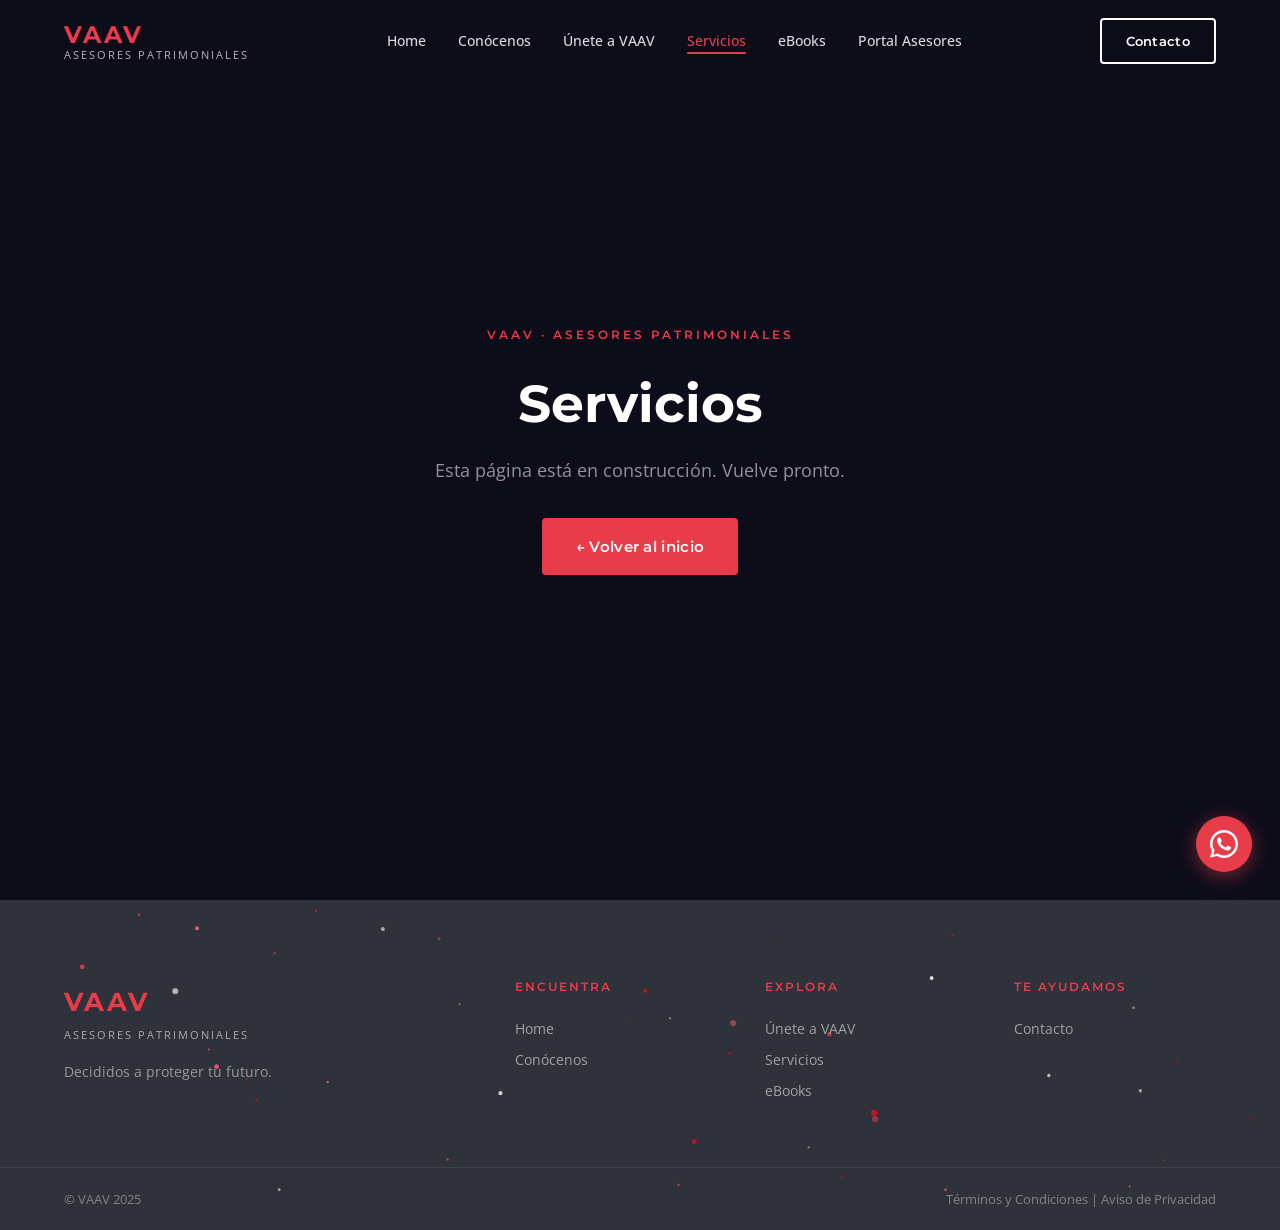
<file: pages/servicios.html>
<!DOCTYPE html>
<html lang="es">
<head>
  <meta charset="UTF-8">
  <meta name="viewport" content="width=device-width, initial-scale=1.0">
  <title>Servicios | VAAV Asesores Patrimoniales</title>
  <link rel="preconnect" href="https://fonts.googleapis.com">
  <link href="https://fonts.googleapis.com/css2?family=Montserrat:wght@400;600;700&family=Open+Sans:wght@400;500&display=swap" rel="stylesheet">
  <link rel="stylesheet" href="../assets/css/global.css">
  <link rel="stylesheet" href="../assets/css/nav.css">
  <link rel="stylesheet" href="../assets/css/footer.css">
  <link rel="stylesheet" href="../assets/css/components.css">
</head>
<body>
<nav id="main-nav">
  <div class="container">
    <a href="index.html" class="nav-logo"><span class="logo-vaav">VAAV</span><span class="logo-sub">Asesores Patrimoniales</span></a>
    <ul class="nav-links">
      <li><a href="index.html">Home</a></li>
      <li><a href="conocenos.html">Conócenos</a></li>
      <li><a href="unete.html">Únete a VAAV</a></li>
      <li><a href="servicios.html" class="active">Servicios</a></li>
      <li><a href="ebooks.html">eBooks</a></li>
      <li><a href="asesores.html">Portal Asesores</a></li>
    </ul>
    <a href="contacto.html" class="btn-outline-white nav-cta">Contacto</a>
    <button class="hamburger" aria-label="Abrir menú" aria-expanded="false"><span></span><span></span><span></span></button>
  </div>
</nav>
<div class="mobile-menu-overlay"></div>
<div class="mobile-menu">
  <ul>
    <li><a href="index.html">Home</a></li>
    <li><a href="conocenos.html">Conócenos</a></li>
    <li><a href="unete.html">Únete a VAAV</a></li>
    <li><a href="servicios.html">Servicios</a></li>
    <li><a href="ebooks.html">eBooks</a></li>
    <li><a href="asesores.html">Portal Asesores</a></li>
  </ul>
  <a href="contacto.html" class="btn-primary">Contacto</a>
</div>

<section style="min-height:100vh; background:#0d0d1a; display:flex; align-items:center; justify-content:center; flex-direction:column; text-align:center; padding:100px 24px;">
  <span class="section-label">VAAV · ASESORES PATRIMONIALES</span>
  <h1 style="color:#fff; margin:16px 0 20px;">Servicios</h1>
  <p style="color:rgba(255,255,255,0.55); font-size:18px; max-width:480px;">Esta página está en construcción. Vuelve pronto.</p>
  <a href="index.html" class="btn-primary" style="margin-top:32px;">← Volver al inicio</a>
</section>

<footer id="main-footer">
  <canvas id="footer-particles"></canvas>
  <div class="footer-content">
    <div class="container">
      <div class="footer-grid">
        <div class="footer-brand">
          <div class="footer-logo"><span class="logo-vaav">VAAV</span><span class="logo-sub">Asesores Patrimoniales</span></div>
          <p class="footer-tagline">Decididos a proteger tu futuro.</p>
        </div>
        <div class="footer-col"><h4>Encuentra</h4><ul><li><a href="index.html">Home</a></li><li><a href="conocenos.html">Conócenos</a></li></ul></div>
        <div class="footer-col"><h4>Explora</h4><ul><li><a href="unete.html">Únete a VAAV</a></li><li><a href="servicios.html">Servicios</a></li><li><a href="ebooks.html">eBooks</a></li></ul></div>
        <div class="footer-col"><h4>Te ayudamos</h4><ul><li><a href="contacto.html">Contacto</a></li></ul></div>
      </div>
    </div>
    <div class="footer-bottom"><div class="container"><span>© VAAV 2025</span><span><a href="terminos.html">Términos y Condiciones</a> | <a href="aviso.html">Aviso de Privacidad</a></span></div></div>
  </div>
</footer>
<script src="../assets/js/particles.js"></script>
<script src="../assets/js/nav.js"></script>
<script src="../assets/js/animations.js"></script>
<script src="../assets/js/whatsapp.js"></script>
<script>document.addEventListener('DOMContentLoaded',function(){new VAAVParticles('footer-particles',{count:60,speedMult:0.5}).init();});</script>
</body>
</html>
</file>
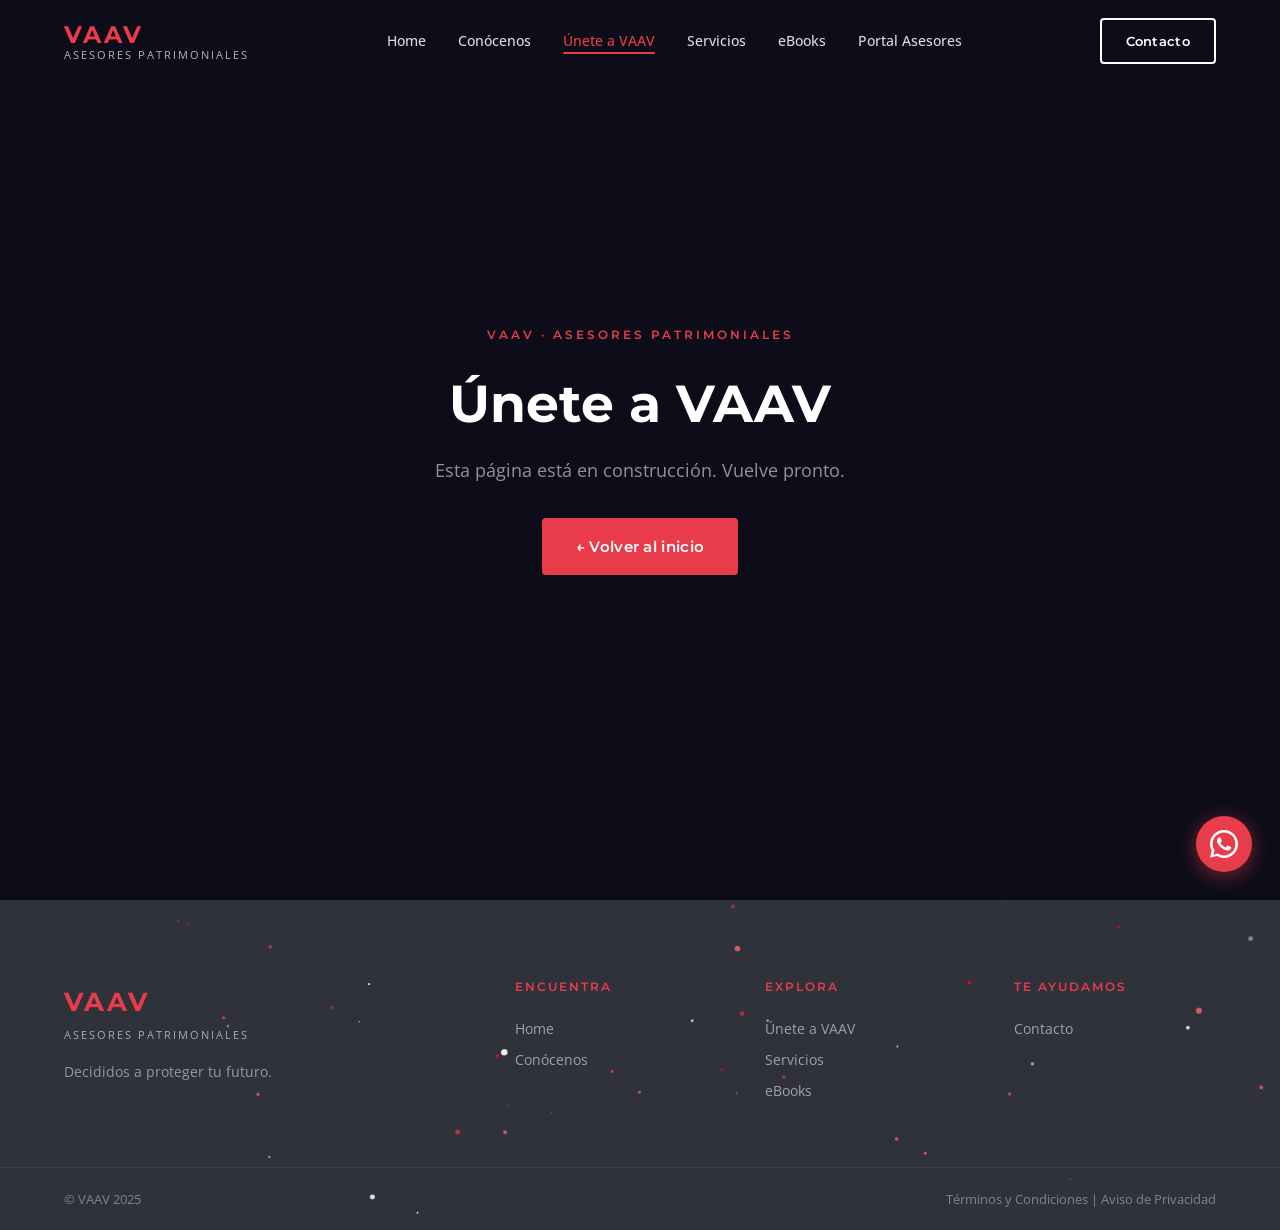
<file: pages/unete.html>
<!DOCTYPE html>
<html lang="es">
<head>
  <meta charset="UTF-8">
  <meta name="viewport" content="width=device-width, initial-scale=1.0">
  <title>Únete a VAAV | VAAV Asesores Patrimoniales</title>
  <link rel="preconnect" href="https://fonts.googleapis.com">
  <link href="https://fonts.googleapis.com/css2?family=Montserrat:wght@400;600;700&family=Open+Sans:wght@400;500&display=swap" rel="stylesheet">
  <link rel="stylesheet" href="../assets/css/global.css">
  <link rel="stylesheet" href="../assets/css/nav.css">
  <link rel="stylesheet" href="../assets/css/footer.css">
  <link rel="stylesheet" href="../assets/css/components.css">
</head>
<body>
<nav id="main-nav">
  <div class="container">
    <a href="index.html" class="nav-logo"><span class="logo-vaav">VAAV</span><span class="logo-sub">Asesores Patrimoniales</span></a>
    <ul class="nav-links">
      <li><a href="index.html">Home</a></li>
      <li><a href="conocenos.html">Conócenos</a></li>
      <li><a href="unete.html" class="active">Únete a VAAV</a></li>
      <li><a href="servicios.html">Servicios</a></li>
      <li><a href="ebooks.html">eBooks</a></li>
      <li><a href="asesores.html">Portal Asesores</a></li>
    </ul>
    <a href="contacto.html" class="btn-outline-white nav-cta">Contacto</a>
    <button class="hamburger" aria-label="Abrir menú" aria-expanded="false"><span></span><span></span><span></span></button>
  </div>
</nav>
<div class="mobile-menu-overlay"></div>
<div class="mobile-menu">
  <ul>
    <li><a href="index.html">Home</a></li>
    <li><a href="conocenos.html">Conócenos</a></li>
    <li><a href="unete.html">Únete a VAAV</a></li>
    <li><a href="servicios.html">Servicios</a></li>
    <li><a href="ebooks.html">eBooks</a></li>
    <li><a href="asesores.html">Portal Asesores</a></li>
  </ul>
  <a href="contacto.html" class="btn-primary">Contacto</a>
</div>

<section style="min-height:100vh; background:#0d0d1a; display:flex; align-items:center; justify-content:center; flex-direction:column; text-align:center; padding:100px 24px;">
  <span class="section-label">VAAV · ASESORES PATRIMONIALES</span>
  <h1 style="color:#fff; margin:16px 0 20px;">Únete a VAAV</h1>
  <p style="color:rgba(255,255,255,0.55); font-size:18px; max-width:480px;">Esta página está en construcción. Vuelve pronto.</p>
  <a href="index.html" class="btn-primary" style="margin-top:32px;">← Volver al inicio</a>
</section>

<footer id="main-footer">
  <canvas id="footer-particles"></canvas>
  <div class="footer-content">
    <div class="container">
      <div class="footer-grid">
        <div class="footer-brand">
          <div class="footer-logo"><span class="logo-vaav">VAAV</span><span class="logo-sub">Asesores Patrimoniales</span></div>
          <p class="footer-tagline">Decididos a proteger tu futuro.</p>
        </div>
        <div class="footer-col"><h4>Encuentra</h4><ul><li><a href="index.html">Home</a></li><li><a href="conocenos.html">Conócenos</a></li></ul></div>
        <div class="footer-col"><h4>Explora</h4><ul><li><a href="unete.html">Únete a VAAV</a></li><li><a href="servicios.html">Servicios</a></li><li><a href="ebooks.html">eBooks</a></li></ul></div>
        <div class="footer-col"><h4>Te ayudamos</h4><ul><li><a href="contacto.html">Contacto</a></li></ul></div>
      </div>
    </div>
    <div class="footer-bottom"><div class="container"><span>© VAAV 2025</span><span><a href="terminos.html">Términos y Condiciones</a> | <a href="aviso.html">Aviso de Privacidad</a></span></div></div>
  </div>
</footer>
<script src="../assets/js/particles.js"></script>
<script src="../assets/js/nav.js"></script>
<script src="../assets/js/animations.js"></script>
<script src="../assets/js/whatsapp.js"></script>
<script>document.addEventListener('DOMContentLoaded',function(){new VAAVParticles('footer-particles',{count:60,speedMult:0.5}).init();});</script>
</body>
</html>
</file>
<file: assets/css/global.css>
/* ============================================================
   VAAV Asesores Patrimoniales — global.css
   Variables, Reset, Tipografía, Botones, Animaciones, Utils
   ============================================================ */

@import url('https://fonts.googleapis.com/css2?family=Montserrat:wght@400;500;600;700;800&family=Open+Sans:wght@400;500;600&display=swap');

/* ─── CSS Variables ─────────────────────────────────────────── */
:root {
  --color-red:        #e83c4b;
  --color-red-dark:   #c81727;
  --color-dark:       #4e5259;
  --color-dark-2:     #3a3e45;
  --color-gray-blue:  #878aa4;
  --color-white:      #ffffff;
  --color-text:       #2d2d2d;
  --color-bg-light:   #f5f5f5;

  --font-heading: 'Montserrat', sans-serif;
  --font-body:    'Open Sans', sans-serif;

  --fs-h1: 52px;
  --fs-h2: 38px;
  --fs-h3: 26px;
  --fs-body: 16px;

  --lh-heading: 1.2;
  --lh-body: 1.7;

  --radius-sm: 4px;
  --radius-md: 8px;
  --radius-lg: 12px;

  --transition: 0.3s ease;
  --container-max: 1200px;
  --vh: 1vh;
}

/* ─── Reset ─────────────────────────────────────────────────── */
*,
*::before,
*::after {
  box-sizing: border-box;
  margin: 0;
  padding: 0;
}

html {
  font-size: 16px;
  scroll-behavior: smooth;
  -webkit-text-size-adjust: 100%;
  overflow-x: hidden;
  width: 100%;
}

body {
  font-family: var(--font-body);
  font-size: var(--fs-body);
  line-height: var(--lh-body);
  color: var(--color-text);
  background: var(--color-white);
  -webkit-font-smoothing: antialiased;
  -moz-osx-font-smoothing: grayscale;
  overflow-x: hidden;
}

img, video, iframe, canvas {
  display: block;
  max-width: 100%;
}

section {
  overflow: hidden;
}

a {
  text-decoration: none;
  color: inherit;
}

ul, ol {
  list-style: none;
}

button {
  cursor: pointer;
  border: none;
  background: none;
  font-family: inherit;
}

/* ─── Tipografía ─────────────────────────────────────────────── */
h1, h2, h3, h4, h5, h6 {
  font-family: var(--font-heading);
  line-height: var(--lh-heading);
  font-weight: 700;
}

h1 { font-size: var(--fs-h1); }
h2 { font-size: var(--fs-h2); }
h3 { font-size: var(--fs-h3); }

/* ─── Container ─────────────────────────────────────────────── */
.container {
  max-width: var(--container-max);
  margin: 0 auto;
  padding: 0 24px;
}

/* ─── Botones ─────────────────────────────────────────────────── */
.btn-primary {
  display: inline-flex;
  align-items: center;
  justify-content: center;
  gap: 8px;
  background: var(--color-red);
  color: var(--color-white);
  border-radius: var(--radius-sm);
  padding: 14px 32px;
  font-family: var(--font-heading);
  font-size: 15px;
  font-weight: 600;
  letter-spacing: 0.3px;
  border: 2px solid var(--color-red);
  transition: background var(--transition), transform var(--transition), box-shadow var(--transition);
  cursor: pointer;
  white-space: nowrap;
}
.btn-primary:hover {
  background: var(--color-red-dark);
  border-color: var(--color-red-dark);
  transform: translateY(-2px);
  box-shadow: 0 6px 24px rgba(232,60,75,0.35);
}

.btn-outline-white {
  display: inline-flex;
  align-items: center;
  justify-content: center;
  gap: 8px;
  background: transparent;
  color: var(--color-white);
  border: 2px solid var(--color-white);
  border-radius: var(--radius-sm);
  padding: 14px 32px;
  font-family: var(--font-heading);
  font-size: 15px;
  font-weight: 600;
  letter-spacing: 0.3px;
  transition: background var(--transition), transform var(--transition);
  cursor: pointer;
  white-space: nowrap;
}
.btn-outline-white:hover {
  background: rgba(255,255,255,0.1);
  transform: translateY(-2px);
}

.btn-outline-red {
  display: inline-flex;
  align-items: center;
  justify-content: center;
  gap: 8px;
  background: transparent;
  color: var(--color-red);
  border: 2px solid var(--color-red);
  border-radius: var(--radius-sm);
  padding: 14px 32px;
  font-family: var(--font-heading);
  font-size: 15px;
  font-weight: 600;
  letter-spacing: 0.3px;
  transition: background var(--transition), transform var(--transition);
  cursor: pointer;
  white-space: nowrap;
}
.btn-outline-red:hover {
  background: rgba(232,60,75,0.08);
  transform: translateY(-2px);
}

/* ─── Clases utilitarias ─────────────────────────────────────── */
.section-label {
  display: inline-block;
  font-size: 12px;
  letter-spacing: 3px;
  color: var(--color-red);
  text-transform: uppercase;
  font-weight: 600;
  font-family: var(--font-heading);
  margin-bottom: 12px;
}

.section-title {
  font-family: var(--font-heading);
  font-size: var(--fs-h2);
  font-weight: 700;
  line-height: var(--lh-heading);
}

/* ─── Animaciones Scroll ─────────────────────────────────────── */
.animate-on-scroll {
  opacity: 0;
  transition: opacity 0.7s ease, transform 0.7s ease;
}
.animate-on-scroll.fadeInUp,
.animate-on-scroll:not([class*='fadeIn']) {
  transform: translateY(30px);
}
.animate-on-scroll.fadeInLeft  { transform: translateX(-30px); }
.animate-on-scroll.fadeInRight { transform: translateX(30px); }
.animate-on-scroll.scaleIn     { transform: scale(0.95); }

.animate-on-scroll.animated {
  opacity: 1;
  transform: none;
}

/* Stagger delays */
.stagger-1 { transition-delay: 0.1s; }
.stagger-2 { transition-delay: 0.2s; }
.stagger-3 { transition-delay: 0.3s; }
.stagger-4 { transition-delay: 0.4s; }
.stagger-5 { transition-delay: 0.5s; }

/* ─── Keyframes ──────────────────────────────────────────────── */
@keyframes fadeInUp {
  from { opacity: 0; transform: translateY(30px); }
  to   { opacity: 1; transform: translateY(0); }
}

@keyframes fadeInLeft {
  from { opacity: 0; transform: translateX(-30px); }
  to   { opacity: 1; transform: translateX(0); }
}

@keyframes fadeInRight {
  from { opacity: 0; transform: translateX(30px); }
  to   { opacity: 1; transform: translateX(0); }
}

@keyframes scaleIn {
  from { opacity: 0; transform: scale(0.95); }
  to   { opacity: 1; transform: scale(1); }
}

@keyframes countUp {
  from { opacity: 0; transform: translateY(12px); }
  to   { opacity: 1; transform: translateY(0); }
}

@keyframes drawCheck {
  to { stroke-dashoffset: 0; }
}

@keyframes drawCircle {
  to { stroke-dashoffset: 0; }
}

@keyframes drawTick {
  to { stroke-dashoffset: 0; }
}

@keyframes scaleXIn {
  from { transform: scaleX(0); }
  to   { transform: scaleX(1); }
}

@keyframes pulse {
  0%, 100% { transform: scale(1); }
  50%       { transform: scale(1.06); }
}

@keyframes slideDown {
  from { transform: translateY(-100%); opacity: 0; }
  to   { transform: translateY(0);     opacity: 1; }
}

/* ─── Responsive helpers ─────────────────────────────────────── */
@media (max-width: 767px) {
  :root {
    --fs-h1: 34px;
    --fs-h2: 26px;
    --fs-h3: 20px;
  }
  .hide-mobile { display: none !important; }
}
@media (min-width: 768px) and (max-width: 1024px) {
  :root {
    --fs-h1: 42px;
    --fs-h2: 32px;
  }
}
@media (min-width: 1025px) {
  .hide-desktop { display: none !important; }
}
</file>
<file: assets/css/nav.css>
/* ============================================================
   VAAV — nav.css
   Barra de navegación fija con efecto scroll + mobile menu
   ============================================================ */

/* ─── Nav base ───────────────────────────────────────────────── */
#main-nav {
  position: fixed;
  top: 0;
  left: 0;
  width: 100%;
  z-index: 1000;
  background: transparent;
  transition: background 0.35s ease, box-shadow 0.35s ease, backdrop-filter 0.35s ease;
}

#main-nav.scrolled {
  background: rgba(78, 82, 89, 0.97);
  backdrop-filter: blur(12px);
  -webkit-backdrop-filter: blur(12px);
  box-shadow: 0 2px 20px rgba(0, 0, 0, 0.3);
}

#main-nav .container {
  display: flex;
  align-items: center;
  justify-content: space-between;
  gap: 24px;
  padding-top: 18px;
  padding-bottom: 18px;
}

/* ─── Logo ───────────────────────────────────────────────────── */
.nav-logo {
  display: flex;
  flex-direction: column;
  line-height: 1;
  text-decoration: none;
  flex-shrink: 0;
}

.nav-logo .logo-vaav {
  color: #e83c4b;
  font-size: 24px;
  font-weight: 700;
  font-family: 'Montserrat', sans-serif;
  letter-spacing: 2px;
}

.nav-logo .logo-sub {
  color: rgba(255, 255, 255, 0.7);
  font-size: 11px;
  letter-spacing: 2px;
  font-family: 'Open Sans', sans-serif;
  display: block;
  margin-top: 2px;
  text-transform: uppercase;
}

/* ─── Nav links ──────────────────────────────────────────────── */
.nav-links {
  display: flex;
  align-items: center;
  gap: 32px;
  list-style: none;
  margin: 0;
  padding: 0;
}

.nav-links a {
  color: rgba(255, 255, 255, 0.85);
  font-family: 'Open Sans', sans-serif;
  font-size: 14px;
  font-weight: 500;
  text-decoration: none;
  position: relative;
  padding-bottom: 4px;
  transition: color 0.25s ease;
}

.nav-links a::after {
  content: '';
  position: absolute;
  bottom: 0;
  left: 0;
  width: 0;
  height: 2px;
  background: #e83c4b;
  transition: width 0.3s ease;
  border-radius: 2px;
}

.nav-links a:hover,
.nav-links a.active {
  color: #e83c4b;
}

.nav-links a:hover::after,
.nav-links a.active::after {
  width: 100%;
}

/* ─── Nav CTA ────────────────────────────────────────────────── */
.nav-cta {
  padding: 10px 24px !important;
  font-size: 13px !important;
  flex-shrink: 0;
}

/* ─── Hamburger ──────────────────────────────────────────────── */
.hamburger {
  display: none;
  flex-direction: column;
  justify-content: center;
  align-items: center;
  gap: 5px;
  width: 40px;
  height: 40px;
  cursor: pointer;
  background: none;
  border: none;
  padding: 4px;
  flex-shrink: 0;
}

.hamburger span {
  display: block;
  width: 24px;
  height: 2px;
  background: #ffffff;
  border-radius: 2px;
  transition: transform 0.3s ease, opacity 0.3s ease, width 0.3s ease;
  transform-origin: center;
}

/* Hamburger → X */
.hamburger.open span:nth-child(1) { transform: translateY(7px) rotate(45deg); }
.hamburger.open span:nth-child(2) { opacity: 0; width: 0; }
.hamburger.open span:nth-child(3) { transform: translateY(-7px) rotate(-45deg); }

/* ─── Mobile menu overlay ────────────────────────────────────── */
.mobile-menu-overlay {
  display: none;
  position: fixed;
  inset: 0;
  background: rgba(0, 0, 0, 0.5);
  z-index: 998;
  opacity: 0;
  transition: opacity 0.3s ease;
}

.mobile-menu-overlay.open {
  display: block;
  opacity: 1;
}

/* ─── Mobile menu drawer ─────────────────────────────────────── */
.mobile-menu {
  position: fixed;
  top: 0;
  right: -300px;
  width: 280px;
  height: 100%;
  background: #4e5259;
  z-index: 999;
  display: flex;
  flex-direction: column;
  padding: 80px 32px 40px;
  transition: right 0.35s cubic-bezier(0.4, 0, 0.2, 1);
  border-left: 1px solid rgba(255, 255, 255, 0.06);
}

.mobile-menu.open {
  right: 0;
}

.mobile-menu ul {
  list-style: none;
  padding: 0;
  margin: 0 0 32px;
}

.mobile-menu ul li {
  border-bottom: 1px solid rgba(255, 255, 255, 0.06);
}

.mobile-menu ul li a {
  display: block;
  padding: 16px 0;
  color: rgba(255, 255, 255, 0.85);
  font-family: 'Open Sans', sans-serif;
  font-size: 16px;
  font-weight: 500;
  text-decoration: none;
  transition: color 0.2s ease;
}

.mobile-menu ul li a:hover,
.mobile-menu ul li a.active {
  color: #e83c4b;
}

.mobile-menu .btn-primary {
  width: 100%;
  text-align: center;
}

/* ─── WhatsApp flotante ──────────────────────────────────────── */
.whatsapp-float {
  position: fixed;
  bottom: calc(28px + env(safe-area-inset-bottom, 0px));
  right: 28px;
  z-index: 999;
  background: #e83c4b;
  width: 56px;
  height: 56px;
  border-radius: 50%;
  display: flex;
  align-items: center;
  justify-content: center;
  box-shadow: 0 4px 20px rgba(232, 60, 75, 0.5);
  transition: transform 0.3s ease, box-shadow 0.3s ease;
  text-decoration: none;
}

.whatsapp-float:hover {
  transform: scale(1.1);
  box-shadow: 0 8px 32px rgba(232, 60, 75, 0.65);
}

.whatsapp-float svg {
  width: 28px;
  height: 28px;
  fill: #ffffff;
}

@media (max-width: 768px) {
  .whatsapp-float {
    bottom: calc(20px + env(safe-area-inset-bottom, 0px));
    right: 20px;
    width: 48px;
    height: 48px;
  }

  .whatsapp-float svg {
    width: 24px;
    height: 24px;
  }
}

/* ─── Responsive ─────────────────────────────────────────────── */
@media (max-width: 1024px) {
  .nav-links,
  .nav-cta {
    display: none;
  }

  .hamburger {
    display: flex;
  }
}

@media (min-width: 1025px) {
  .hamburger,
  .mobile-menu,
  .mobile-menu-overlay {
    display: none !important;
  }
}
</file>
<file: assets/css/footer.css>
/* ============================================================
   VAAV — footer.css
   Footer oscuro con partículas, columnas y redes sociales
   ============================================================ */

#main-footer {
  position: relative;
  overflow: hidden;
  background: #4e5259;
}

#main-footer #footer-particles {
  position: absolute;
  top: 0;
  left: 0;
  width: 100%;
  height: 100%;
  z-index: 0;
  pointer-events: none;
}

.footer-content {
  position: relative;
  z-index: 1;
  padding: 80px 0 0;
}

/* ─── Grid ───────────────────────────────────────────────────── */
.footer-grid {
  display: grid;
  grid-template-columns: 2fr 1fr 1fr 1fr;
  gap: 48px;
  padding-bottom: 60px;
}

/* ─── Brand column ───────────────────────────────────────────── */
.footer-brand .footer-logo {
  display: flex;
  flex-direction: column;
  margin-bottom: 16px;
}

.footer-brand .footer-logo .logo-vaav {
  color: #e83c4b;
  font-size: 26px;
  font-weight: 700;
  font-family: 'Montserrat', sans-serif;
  letter-spacing: 2px;
}

.footer-brand .footer-logo .logo-sub {
  color: rgba(255, 255, 255, 0.6);
  font-size: 11px;
  letter-spacing: 2px;
  font-family: 'Open Sans', sans-serif;
  text-transform: uppercase;
  margin-top: 2px;
}

.footer-tagline {
  color: rgba(255, 255, 255, 0.5);
  font-size: 14px;
  line-height: 1.6;
  margin-bottom: 24px;
  max-width: 280px;
}

/* ─── Socials ────────────────────────────────────────────────── */
.footer-socials {
  display: flex;
  gap: 12px;
  flex-wrap: wrap;
}

.footer-socials a {
  display: flex;
  align-items: center;
  justify-content: center;
  width: 38px;
  height: 38px;
  border-radius: 50%;
  border: 1.5px solid rgba(232, 60, 75, 0.4);
  color: #e83c4b;
  transition: transform 0.25s ease, border-color 0.25s ease, background 0.25s ease;
}

.footer-socials a:hover {
  transform: scale(1.15);
  border-color: #e83c4b;
  background: rgba(232, 60, 75, 0.12);
}

.footer-socials svg {
  width: 17px;
  height: 17px;
  fill: #e83c4b;
}

/* ─── Link columns ───────────────────────────────────────────── */
.footer-col h4 {
  color: #e83c4b;
  font-size: 12px;
  letter-spacing: 2px;
  text-transform: uppercase;
  font-family: 'Montserrat', sans-serif;
  font-weight: 600;
  margin-bottom: 20px;
}

.footer-col ul {
  list-style: none;
  padding: 0;
  margin: 0;
}

.footer-col ul li a {
  color: rgba(255, 255, 255, 0.55);
  font-size: 14px;
  line-height: 2.2;
  text-decoration: none;
  display: block;
  transition: color 0.2s ease;
}

.footer-col ul li a:hover {
  color: #ffffff;
}

/* ─── Footer bottom ──────────────────────────────────────────── */
.footer-bottom {
  border-top: 1px solid rgba(255, 255, 255, 0.08);
  padding: 20px 0;
}

.footer-bottom .container {
  display: flex;
  align-items: center;
  justify-content: space-between;
  flex-wrap: wrap;
  gap: 12px;
}

.footer-bottom span {
  color: rgba(255, 255, 255, 0.4);
  font-size: 13px;
  font-family: 'Open Sans', sans-serif;
}

.footer-bottom a {
  color: rgba(255, 255, 255, 0.4);
  text-decoration: none;
  transition: color 0.2s ease;
}

.footer-bottom a:hover {
  color: rgba(255, 255, 255, 0.8);
}

/* ─── Responsive ─────────────────────────────────────────────── */
@media (max-width: 1024px) {
  .footer-grid {
    grid-template-columns: 1fr 1fr;
    gap: 36px;
  }

  .footer-brand {
    grid-column: span 2;
  }
}

@media (max-width: 767px) {
  .footer-content {
    padding: 60px 0 0;
  }

  .footer-grid {
    grid-template-columns: 1fr;
    gap: 28px;
    text-align: center;
  }

  .footer-brand {
    grid-column: span 1;
  }

  .footer-socials {
    justify-content: center;
  }

  .footer-tagline {
    max-width: 100%;
  }

  .footer-col h4 {
    margin-bottom: 12px;
  }

  .footer-bottom .container {
    flex-direction: column;
    align-items: center;
    text-align: center;
    gap: 8px;
  }
}

@media (max-width: 768px) {
  #main-footer { padding-top: 0; }

  .footer-content { padding: 48px 0 0 !important; }

  .footer-grid {
    display: grid !important;
    grid-template-columns: 1fr 1fr !important;
    gap: 24px 16px !important;
    text-align: left !important;
  }

  .footer-brand {
    grid-column: 1 / -1;
    text-align: left;
  }

  .footer-socials { justify-content: flex-start; }

  .footer-col { text-align: left; }

  .footer-col h4 {
    font-size: 11px !important;
    margin-bottom: 10px !important;
  }

  .footer-col ul li { line-height: 1.8 !important; }

  .footer-bottom .container {
    flex-direction: column !important;
    gap: 6px;
    text-align: center;
    font-size: 12px;
  }
}
</file>
<file: assets/css/components.css>
/* ============================================================
   VAAV — components.css
   Secciones reutilizables: hero, video, beneficios, cards,
   bloque, stats, formularios, gracias, servicios, unete
   ============================================================ */

/* ─── HERO ───────────────────────────────────────────────────── */
.hero-section {
  position: relative;
  min-height: 100vh;
  background: #4e5259;
  overflow: hidden;
  display: flex;
  align-items: center;
  padding-top: 80px;
}

.hero-section canvas {
  position: absolute;
  inset: 0;
  z-index: 0;
}

.hero-content {
  position: relative;
  z-index: 1;
  display: grid;
  grid-template-columns: 55% 42%;
  gap: 60px;
  align-items: center;
  padding-top: 40px;
  padding-bottom: 60px;
}

.hero-text h1 {
  font-size: 52px;
  color: #ffffff;
  font-weight: 700;
  line-height: 1.15;
  font-family: 'Montserrat', sans-serif;
  margin: 12px 0 0;
}

.hero-subtitle {
  font-size: 22px;
  color: rgba(255, 255, 255, 0.65);
  font-weight: 400;
  margin-top: 16px;
  font-family: 'Open Sans', sans-serif;
}

.hero-divider {
  width: 60px;
  height: 2px;
  background: #e83c4b;
  margin: 24px 0;
  transform-origin: left;
  transform: scaleX(0);
  transition: transform 0.6s ease 0.4s;
}

.hero-divider.animated {
  transform: scaleX(1);
}

.hero-buttons {
  display: flex;
  gap: 16px;
  flex-wrap: wrap;
  margin-top: 8px;
}

.hero-socials {
  display: flex;
  gap: 16px;
  margin-top: 28px;
  flex-wrap: wrap;
}

.hero-socials a {
  display: flex;
  align-items: center;
  justify-content: center;
  width: 36px;
  height: 36px;
  border-radius: 50%;
  border: 1.5px solid rgba(255, 255, 255, 0.25);
  transition: border-color 0.25s, transform 0.25s;
}

.hero-socials a:hover {
  border-color: #e83c4b;
  transform: scale(1.1);
}

.hero-socials svg {
  width: 16px;
  height: 16px;
  fill: #fff;
}

.hero-image {
  display: flex;
  align-items: center;
  justify-content: center;
}

.hero-image img {
  width: 420px;
  max-width: 100%;
  height: 580px;
  object-fit: cover;
  object-position: center top;
  border-radius: 12px;
  display: block;
  box-shadow: 0 30px 80px rgba(0, 0, 0, 0.5);
}

/* ─── VIDEO SECTION ──────────────────────────────────────────── */
.video-section {
  background: #3a3e45;
  padding: 100px 0;
}

.video-grid {
  display: grid;
  grid-template-columns: 40% 58%;
  gap: 60px;
  align-items: center;
}

.video-text h2 {
  color: #ffffff;
  font-size: 32px;
  margin: 16px 0 20px;
}

.video-text p {
  color: rgba(255, 255, 255, 0.65);
  line-height: 1.8;
}

.check-list {
  list-style: none;
  padding: 0;
  margin-top: 20px;
}

.check-list li {
  color: rgba(255, 255, 255, 0.8);
  padding: 8px 0 8px 28px;
  position: relative;
  font-size: 15px;
  font-family: 'Open Sans', sans-serif;
}

.check-list li::before {
  content: '✓';
  color: #e83c4b;
  position: absolute;
  left: 0;
  font-weight: 700;
}

.video-wrapper {
  position: relative;
}

.video-wrapper video {
  width: 100%;
  border-radius: 12px;
  display: block;
  box-shadow: 0 20px 60px rgba(232, 60, 75, 0.2);
}

.video-wrapper::before {
  content: '';
  position: absolute;
  inset: -8px;
  border: 2px solid rgba(232, 60, 75, 0.35);
  border-radius: 16px;
  pointer-events: none;
  z-index: -1;
}

/* ─── BENEFICIOS ─────────────────────────────────────────────── */
.beneficios-section {
  background: #ffffff;
  padding: 100px 0;
}

.beneficios-grid {
  display: grid;
  grid-template-columns: 45% 50%;
  gap: 60px;
  align-items: center;
}

/* Slider */
.slider-container {
  position: relative;
  border-radius: 16px;
  overflow: hidden;
  background: #f5f5f5;
}

.slide {
  display: none;
}

.slide.active {
  display: block;
}

.slide img {
  width: 100%;
  height: 400px;
  object-fit: cover;
  border-radius: 16px;
  transition: opacity 0.5s ease;
}

.slider-dots {
  position: absolute;
  bottom: 16px;
  left: 50%;
  transform: translateX(-50%);
  display: flex;
  gap: 8px;
}

.dot {
  width: 8px;
  height: 8px;
  border-radius: 50%;
  background: rgba(255, 255, 255, 0.5);
  cursor: pointer;
  transition: background 0.3s, transform 0.3s;
}

.dot.active {
  background: #e83c4b;
  transform: scale(1.2);
}

/* Beneficios content */
.beneficios-content h2 {
  color: #2d2d2d;
}

.beneficio-item {
  display: flex;
  gap: 20px;
  padding: 20px 0;
  border-bottom: 1px solid #f0f0f0;
  align-items: flex-start;
}

.beneficio-item:last-of-type {
  border-bottom: none;
}

.beneficio-icon {
  width: 48px;
  height: 48px;
  min-width: 48px;
  background: rgba(232, 60, 75, 0.08);
  border-radius: 12px;
  display: flex;
  align-items: center;
  justify-content: center;
  flex-shrink: 0;
}

.beneficio-icon svg {
  width: 24px;
  height: 24px;
  stroke: #e83c4b;
  fill: none;
  stroke-width: 2;
}

.beneficio-item h3 {
  font-size: 18px;
  font-weight: 600;
  color: #2d2d2d;
  margin: 0 0 6px;
  font-family: 'Montserrat', sans-serif;
}

.beneficio-item p {
  font-size: 15px;
  color: #666;
  line-height: 1.6;
  margin: 0;
}

.link-cta {
  color: #e83c4b;
  font-weight: 600;
  text-decoration: none;
  display: inline-flex;
  align-items: center;
  gap: 6px;
  margin-top: 24px;
  font-size: 15px;
  font-family: 'Montserrat', sans-serif;
  transition: gap 0.3s ease;
}

.link-cta:hover {
  gap: 10px;
}

/* ─── CARDS SECTION ──────────────────────────────────────────── */
.cards-section {
  overflow: hidden;
}

.cards-grid {
  display: grid;
  grid-template-columns: 1fr 1fr;
  min-height: 500px;
}

.card-item {
  position: relative;
  background-size: 105%;
  background-position: center 8%;
  overflow: hidden;
  cursor: pointer;
  transition: background-size 0.6s ease;
}

.card-item:hover {
  background-size: 110%;
}

.card-item::before {
  content: '';
  position: absolute;
  inset: 0;
  background-image: inherit;
  background-size: 105%;
  background-position: center 8%;
  transition: background-size 0.6s ease;
  z-index: 0;
}

.card-item:hover::before {
  background-size: 110%;
}

.card-overlay {
  position: absolute;
  inset: 0;
  background: linear-gradient(135deg, rgba(78, 82, 89, 0.75), rgba(200, 23, 39, 0.45));
  z-index: 1;
}

.card-overlay-dark {
  background: linear-gradient(135deg, rgba(78, 82, 89, 0.85), rgba(78, 82, 89, 0.45));
}

.card-content {
  position: relative;
  z-index: 2;
  padding: 60px 48px;
  display: flex;
  flex-direction: column;
  justify-content: flex-end;
  height: 100%;
  min-height: 500px;
}

.card-content h2 {
  color: #ffffff;
  font-size: 28px;
  font-weight: 700;
  line-height: 1.3;
  margin-bottom: 24px;
}

/* ─── BLOQUE TEXTO + IMAGEN ──────────────────────────────────── */
.bloque-section {
  overflow: hidden;
}

.bloque-grid {
  display: grid;
  grid-template-columns: 1fr 1fr;
  min-height: 600px;
  align-items: stretch;
}

.bloque-text {
  background: #e83c4b;
  display: flex;
  align-items: center;
  justify-content: center;
  padding: 80px 60px;
  min-height: 500px;
}

.bloque-text-inner h2 {
  color: #ffffff;
  font-size: 30px;
  font-weight: 700;
  line-height: 1.4;
  margin-bottom: 32px;
}

.bloque-image {
  min-height: 600px;
  background-size: cover;
  background-position: top center;
  background-repeat: no-repeat;
}

/* ─── STATS ──────────────────────────────────────────────────── */
.stats-section {
  background: #3a3e45;
  padding: 80px 0;
}

.stats-grid {
  display: grid;
  grid-template-columns: repeat(4, 1fr);
}

.stat-item {
  text-align: center;
  padding: 40px 20px;
  border-right: 1px solid rgba(255, 255, 255, 0.08);
}

.stat-item:last-child {
  border-right: none;
}

.stat-number {
  display: block;
  font-size: 52px;
  font-weight: 700;
  color: #e83c4b;
  font-family: 'Montserrat', sans-serif;
  line-height: 1;
  animation: countUp 0.5s ease;
}

.stat-label {
  display: block;
  font-size: 13px;
  color: rgba(255, 255, 255, 0.5);
  margin-top: 8px;
  letter-spacing: 1px;
  font-family: 'Open Sans', sans-serif;
}

/* ─── FORMULARIO CONTACTO ────────────────────────────────────── */
.contact-hero {
  background: #4e5259;
  padding: 140px 0 80px;
  text-align: center;
}

.contact-hero h1 {
  color: #ffffff;
}

.contact-hero p {
  color: rgba(255, 255, 255, 0.6);
  margin-top: 12px;
  font-size: 18px;
}

.form-section {
  background: #ffffff;
  padding: 80px 0 100px;
}

.form-wrapper {
  max-width: 600px;
  margin: 0 auto;
  background: #fff;
  border-radius: 16px;
  padding: 60px;
  box-shadow: 0 20px 60px rgba(0, 0, 0, 0.08);
}

.form-group {
  margin-bottom: 20px;
}

.form-group label {
  display: block;
  font-size: 13px;
  color: #555;
  font-weight: 500;
  margin-bottom: 6px;
  font-family: 'Open Sans', sans-serif;
}

.form-group input,
.form-group select,
.form-group textarea {
  width: 100%;
  padding: 12px 16px;
  border: 1.5px solid #e0e0e0;
  border-radius: 6px;
  font-size: 15px;
  font-family: 'Open Sans', sans-serif;
  transition: border-color 0.2s ease, box-shadow 0.2s ease;
  outline: none;
  background: #fff;
  color: #2d2d2d;
}

.form-group input:focus,
.form-group select:focus,
.form-group textarea:focus {
  border-color: #e83c4b;
  box-shadow: 0 0 0 3px rgba(232, 60, 75, 0.1);
}

.form-group textarea {
  resize: vertical;
  min-height: 110px;
}

.form-row {
  display: grid;
  grid-template-columns: 1fr 1fr;
  gap: 16px;
}

.form-check {
  display: flex;
  gap: 12px;
  align-items: flex-start;
  margin: 16px 0;
}

.form-check input[type="checkbox"] {
  width: 18px;
  height: 18px;
  min-width: 18px;
  margin-top: 2px;
  accent-color: #e83c4b;
  cursor: pointer;
}

.form-check label {
  font-size: 13px;
  color: #666;
  line-height: 1.5;
  cursor: pointer;
}

.form-check label a {
  color: #e83c4b;
  text-decoration: underline;
}

.field-error {
  display: block;
  font-size: 12px;
  color: #e83c4b;
  margin-top: 4px;
  font-family: 'Open Sans', sans-serif;
}

.form-group.has-error input,
.form-group.has-error select,
.form-group.has-error textarea {
  border-color: #e83c4b;
}

/* ─── GRACIAS ────────────────────────────────────────────────── */
.gracias-page {
  background: #4e5259;
  min-height: 100vh;
  position: relative;
  overflow: hidden;
  display: flex;
  align-items: center;
  justify-content: center;
  text-align: center;
}

.gracias-page canvas {
  position: absolute;
  inset: 0;
  z-index: 0;
  pointer-events: none;
}

.gracias-content {
  position: relative;
  z-index: 1;
  padding: 40px 24px;
  display: flex;
  flex-direction: column;
  align-items: center;
}

.check-container {
  margin-bottom: 8px;
}

.check-svg {
  width: 80px;
  height: 80px;
}

.check-circle {
  stroke: #e83c4b;
  fill: none;
  stroke-width: 2;
  stroke-dasharray: 157;
  stroke-dashoffset: 157;
  animation: drawCircle 0.6s ease forwards;
}

.check-tick {
  stroke: #ffffff;
  fill: none;
  stroke-width: 3;
  stroke-linecap: round;
  stroke-linejoin: round;
  stroke-dasharray: 50;
  stroke-dashoffset: 50;
  animation: drawTick 0.4s ease 0.5s forwards;
}

.gracias-content h1 {
  color: #ffffff;
  font-size: 40px;
  margin: 32px 0 16px;
}

.gracias-content p {
  color: rgba(255, 255, 255, 0.65);
  font-size: 18px;
  max-width: 400px;
  text-align: center;
  margin-bottom: 32px;
  line-height: 1.7;
}

/* ─── SERVICIOS ──────────────────────────────────────────────── */
.servicios-hero {
  background: #4e5259;
  padding: 140px 0 80px;
  text-align: center;
}

.servicios-hero h1 {
  color: #fff;
}

.servicios-hero p {
  color: rgba(255, 255, 255, 0.6);
  margin-top: 12px;
  font-size: 18px;
}

.servicios-section {
  background: #f5f5f5;
  padding: 80px 0 100px;
}

.servicios-grid {
  display: grid;
  grid-template-columns: 1fr 1fr;
  gap: 28px;
  margin-top: 16px;
}

.servicio-card {
  background: #ffffff;
  border: 1px solid #eee;
  border-radius: 12px;
  padding: 40px;
  transition: box-shadow 0.3s ease, transform 0.3s ease;
}

.servicio-card:hover {
  box-shadow: 0 8px 40px rgba(232, 60, 75, 0.12);
  transform: translateY(-4px);
}

.servicio-icon {
  width: 56px;
  height: 56px;
  background: rgba(232, 60, 75, 0.08);
  border-radius: 12px;
  display: flex;
  align-items: center;
  justify-content: center;
  margin-bottom: 20px;
}

.servicio-icon svg {
  width: 24px;
  height: 24px;
  stroke: #e83c4b;
  fill: none;
  stroke-width: 2;
}

.servicio-card h3 {
  font-size: 20px;
  color: #2d2d2d;
  margin: 0 0 12px;
  font-family: 'Montserrat', sans-serif;
}

.servicio-card p {
  color: #666;
  line-height: 1.7;
  margin: 0 0 24px;
  font-size: 15px;
}

.servicio-card .link-cta {
  margin-top: 0;
}

/* ─── ÚNETE ──────────────────────────────────────────────────── */
.unete-hero {
  position: relative;
  min-height: 70vh;
  background: #4e5259;
  overflow: hidden;
  display: flex;
  align-items: center;
  padding-top: 80px;
}

.unete-hero canvas {
  position: absolute;
  inset: 0;
  z-index: 0;
}

.unete-hero-content {
  position: relative;
  z-index: 1;
  text-align: center;
  width: 100%;
  padding: 60px 24px;
}

.unete-hero-content h1 {
  color: #fff;
  max-width: 700px;
  margin: 12px auto;
}

.unete-hero-content p {
  color: rgba(255, 255, 255, 0.65);
  font-size: 20px;
  margin: 16px auto 32px;
  max-width: 550px;
}

.beneficios-grid-6 {
  display: grid;
  grid-template-columns: repeat(3, 1fr);
  gap: 24px;
  margin-top: 16px;
}

.beneficio-card-6 {
  background: #fff;
  border-radius: 12px;
  padding: 36px 28px;
  text-align: center;
  border: 1px solid #eee;
  transition: box-shadow 0.3s, transform 0.3s;
}

.beneficio-card-6:hover {
  box-shadow: 0 8px 32px rgba(232, 60, 75, 0.1);
  transform: translateY(-4px);
}

.beneficio-card-6 .beneficio-icon {
  margin: 0 auto 16px;
  width: 56px;
  height: 56px;
}

.beneficio-card-6 h3 {
  font-size: 17px;
  color: #2d2d2d;
  margin-bottom: 8px;
}

.beneficio-card-6 p {
  font-size: 14px;
  color: #777;
  line-height: 1.6;
  margin: 0;
}

/* Pasos */
.pasos-section {
  background: #3a3e45;
  padding: 100px 0;
}

.pasos-section h2 {
  color: #fff;
  text-align: center;
  margin-bottom: 64px;
}

.pasos-grid {
  display: flex;
  gap: 0;
  align-items: flex-start;
  position: relative;
}

.pasos-grid::before {
  content: '';
  position: absolute;
  top: 28px;
  left: calc(12.5% + 28px);
  right: calc(12.5% + 28px);
  height: 2px;
  background: rgba(232, 60, 75, 0.3);
  z-index: 0;
}

.paso {
  flex: 1;
  text-align: center;
  padding: 0 20px;
  position: relative;
  z-index: 1;
}

.paso-num {
  width: 56px;
  height: 56px;
  border-radius: 50%;
  background: #e83c4b;
  color: #fff;
  font-size: 20px;
  font-weight: 700;
  font-family: 'Montserrat', sans-serif;
  display: flex;
  align-items: center;
  justify-content: center;
  margin: 0 auto 20px;
}

.paso h3 {
  color: #fff;
  font-size: 18px;
  margin-bottom: 10px;
}

.paso p {
  color: rgba(255, 255, 255, 0.55);
  font-size: 14px;
  line-height: 1.6;
}

/* ─── CONOCENOS ──────────────────────────────────────────────── */
.conocenos-hero {
  background: #4e5259;
  padding: 140px 0 80px;
  text-align: center;
}

.conocenos-hero h1 {
  color: #fff;
}

.conocenos-hero p {
  color: rgba(255, 255, 255, 0.6);
  margin-top: 12px;
  font-size: 18px;
}

.conocenos-section {
  padding: 80px 0 100px;
}

.conocenos-intro {
  display: grid;
  grid-template-columns: 55% 40%;
  gap: 60px;
  align-items: center;
  margin-bottom: 80px;
}

.conocenos-intro h2 {
  color: #2d2d2d;
  margin-bottom: 20px;
}

.conocenos-intro p {
  color: #555;
  line-height: 1.8;
  margin-bottom: 16px;
}

.conocenos-intro img {
  border-radius: 12px;
  width: 100%;
}

.valores-grid {
  display: grid;
  grid-template-columns: repeat(3, 1fr);
  gap: 24px;
  padding: 60px 0;
  border-top: 1px solid #eee;
}

.valor-card {
  padding: 32px;
  border-radius: 12px;
  background: #f9f9f9;
  text-align: center;
}

.valor-card .beneficio-icon {
  margin: 0 auto 16px;
}

.valor-card h3 {
  font-size: 18px;
  color: #2d2d2d;
  margin-bottom: 10px;
}

.valor-card p {
  font-size: 14px;
  color: #666;
  line-height: 1.6;
}

/* ─── EBOOKS ─────────────────────────────────────────────────── */
.ebooks-hero {
  background: #4e5259;
  padding: 140px 0 80px;
  text-align: center;
}

.ebooks-hero h1 {
  color: #fff;
}

.ebooks-hero p {
  color: rgba(255, 255, 255, 0.6);
  margin-top: 12px;
  font-size: 18px;
}

.ebooks-section {
  padding: 80px 0 100px;
}

.ebooks-coming {
  text-align: center;
  padding: 80px 24px;
  background: #f9f9f9;
  border-radius: 16px;
  margin-top: 24px;
}

.ebooks-coming h2 {
  color: #2d2d2d;
  margin-bottom: 16px;
}

.ebooks-coming p {
  color: #666;
  margin-bottom: 32px;
  max-width: 480px;
  margin-left: auto;
  margin-right: auto;
}

/* ─── RESPONSIVE ─────────────────────────────────────────────── */
@media (max-width: 1024px) {
  .hero-content {
    grid-template-columns: 1fr;
    text-align: center;
  }

  .hero-image {
    order: -1;
    max-width: 480px;
    margin: 0 auto;
  }

  .hero-buttons,
  .hero-socials {
    justify-content: center;
  }

  .video-grid {
    grid-template-columns: 1fr;
  }

  .video-player {
    order: -1;
  }

  .beneficios-grid {
    grid-template-columns: 1fr;
  }

  .beneficios-grid-6 {
    grid-template-columns: repeat(2, 1fr);
  }

  .conocenos-intro {
    grid-template-columns: 1fr;
  }

  .valores-grid {
    grid-template-columns: repeat(2, 1fr);
  }

  .pasos-grid {
    flex-wrap: wrap;
  }

  .pasos-grid::before {
    display: none;
  }

  .paso {
    flex: 0 0 50%;
    margin-bottom: 40px;
  }
}

@media (max-width: 768px) {
  /* P1 — Hero: texto primero, imagen después */
  .hero-section {
    min-height: auto !important;
    height: auto !important;
    padding-top: 100px;
    padding-bottom: 50px;
  }

  .hero-content {
    display: flex !important;
    flex-direction: column !important;
    gap: 24px;
    text-align: center;
  }

  .hero-text { order: 1 !important; }

  .hero-image {
    order: 2 !important;
    max-height: 280px;
    overflow: hidden;
    border-radius: 12px;
    justify-content: center;
  }

  .hero-image img {
    width: 100%;
    height: 280px;
    object-fit: cover;
    object-position: top center;
    border-radius: 12px;
  }

  .hero-buttons {
    justify-content: center;
    flex-wrap: wrap;
    gap: 12px;
  }

  .hero-socials { justify-content: center; }

  h1 {
    font-size: clamp(32px, 9vw, 46px) !important;
    line-height: 1.1 !important;
  }

  /* P2 — Video: sin espacio negro, video primero */
  .video-section { padding: 40px 20px !important; }

  .video-grid {
    display: flex !important;
    flex-direction: column !important;
    gap: 24px;
  }

  .video-player { order: 1 !important; }
  .video-text   { order: 2 !important; }

  .video-wrapper video {
    width: 100% !important;
    height: auto !important;
    aspect-ratio: 16 / 9;
    border-radius: 12px;
    display: block;
  }

  .video-text h2 {
    font-size: 22px !important;
    line-height: 1.3 !important;
  }

  /* P5 — Beneficios: slider visible en mobile */
  .beneficios-section { padding: 60px 20px !important; }

  .beneficios-grid {
    display: flex !important;
    flex-direction: column !important;
    gap: 32px;
  }

  .beneficios-slider {
    display: block !important;
    order: 2;
  }

  .beneficios-content { order: 1; }

  .slide img {
    height: 220px !important;
    object-fit: cover;
    object-position: center;
    border-radius: 12px;
  }

  /* Cards mobile */
  .cards-grid { grid-template-columns: 1fr !important; }

  .card-item {
    min-height: 550px !important;
    background-position: 50% 0% !important;
    background-size: cover !important;
  }

  .card-content {
    padding: 30px 24px !important;
    min-height: 400px;
  }

  .card-content h2 { font-size: 22px !important; }

  /* Bloque equipo mobile */
  .bloque-grid {
    display: flex !important;
    flex-direction: column !important;
    min-height: auto;
  }

  .bloque-text {
    order: 2;
    padding: 48px 24px !important;
    min-height: auto !important;
  }

  .bloque-text h2 { font-size: 24px !important; }

  .bloque-image {
    order: 1;
    min-height: 420px !important;
    background-size: contain !important;
    background-position: top center !important;
    background-repeat: no-repeat !important;
    background-color: #f0f0f0 !important;
    width: 100% !important;
  }

  /* Stats mobile */
  .stats-section { padding: 60px 20px !important; }

  .stats-grid {
    grid-template-columns: 1fr 1fr !important;
    gap: 0;
  }

  .stat-item {
    border-right: none !important;
    border-bottom: 1px solid rgba(255, 255, 255, 0.08);
    padding: 30px 16px !important;
  }

  .stat-item:nth-child(odd) {
    border-right: 1px solid rgba(255, 255, 255, 0.08) !important;
  }

  .stat-item:nth-child(2n) { border-right: none; }

  .stat-number { font-size: 38px !important; }
  .stat-label  { font-size: 12px !important; }

  /* Otros */
  .servicios-grid    { grid-template-columns: 1fr; }
  .beneficios-grid-6 { grid-template-columns: 1fr; }
  .form-row          { grid-template-columns: 1fr; }
  .form-wrapper      { padding: 32px 20px; }
  .valores-grid      { grid-template-columns: 1fr; }
  .pasos-grid        { flex-direction: column; align-items: center; }
  .paso              { flex: 0 0 100%; max-width: 300px; }
}

@media (max-width: 480px) {
  .hero-image { display: none !important; }

  .hero-section {
    padding-top: 90px;
    padding-bottom: 40px;
  }
}
</file>
